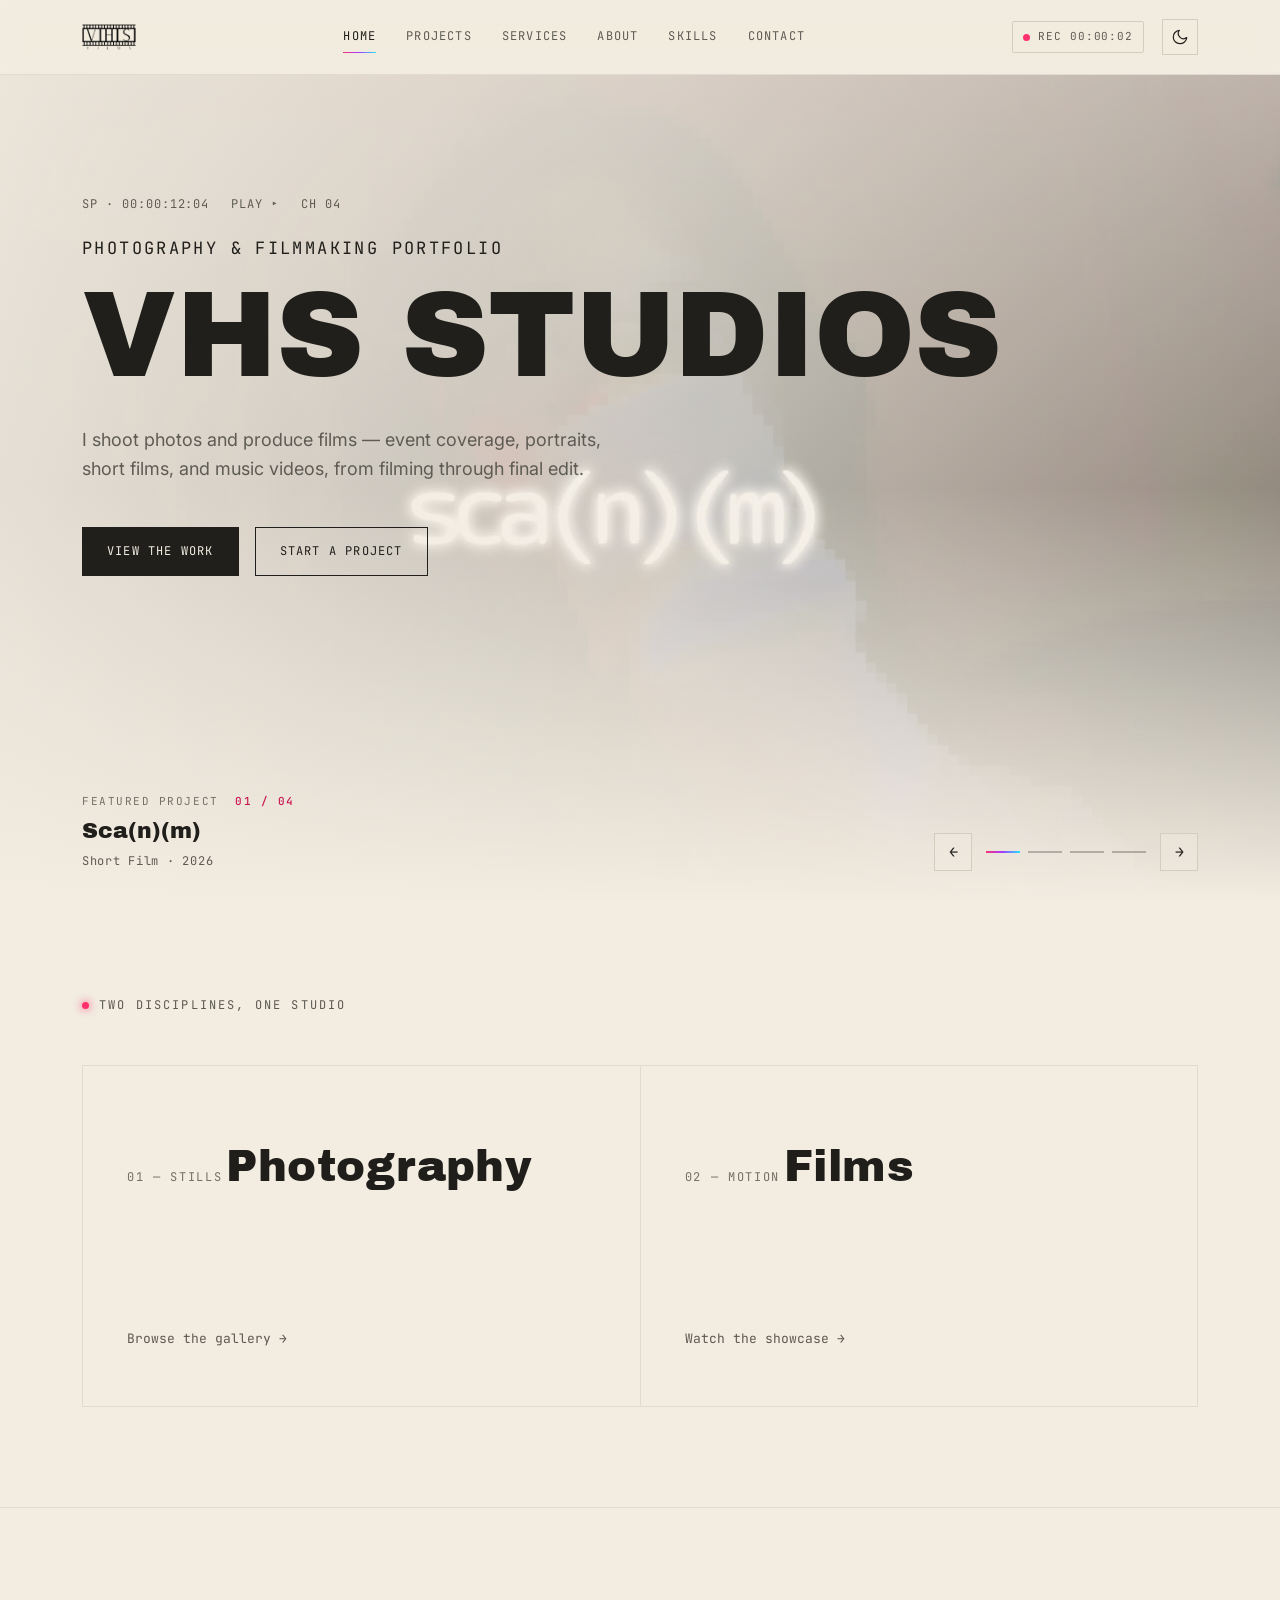
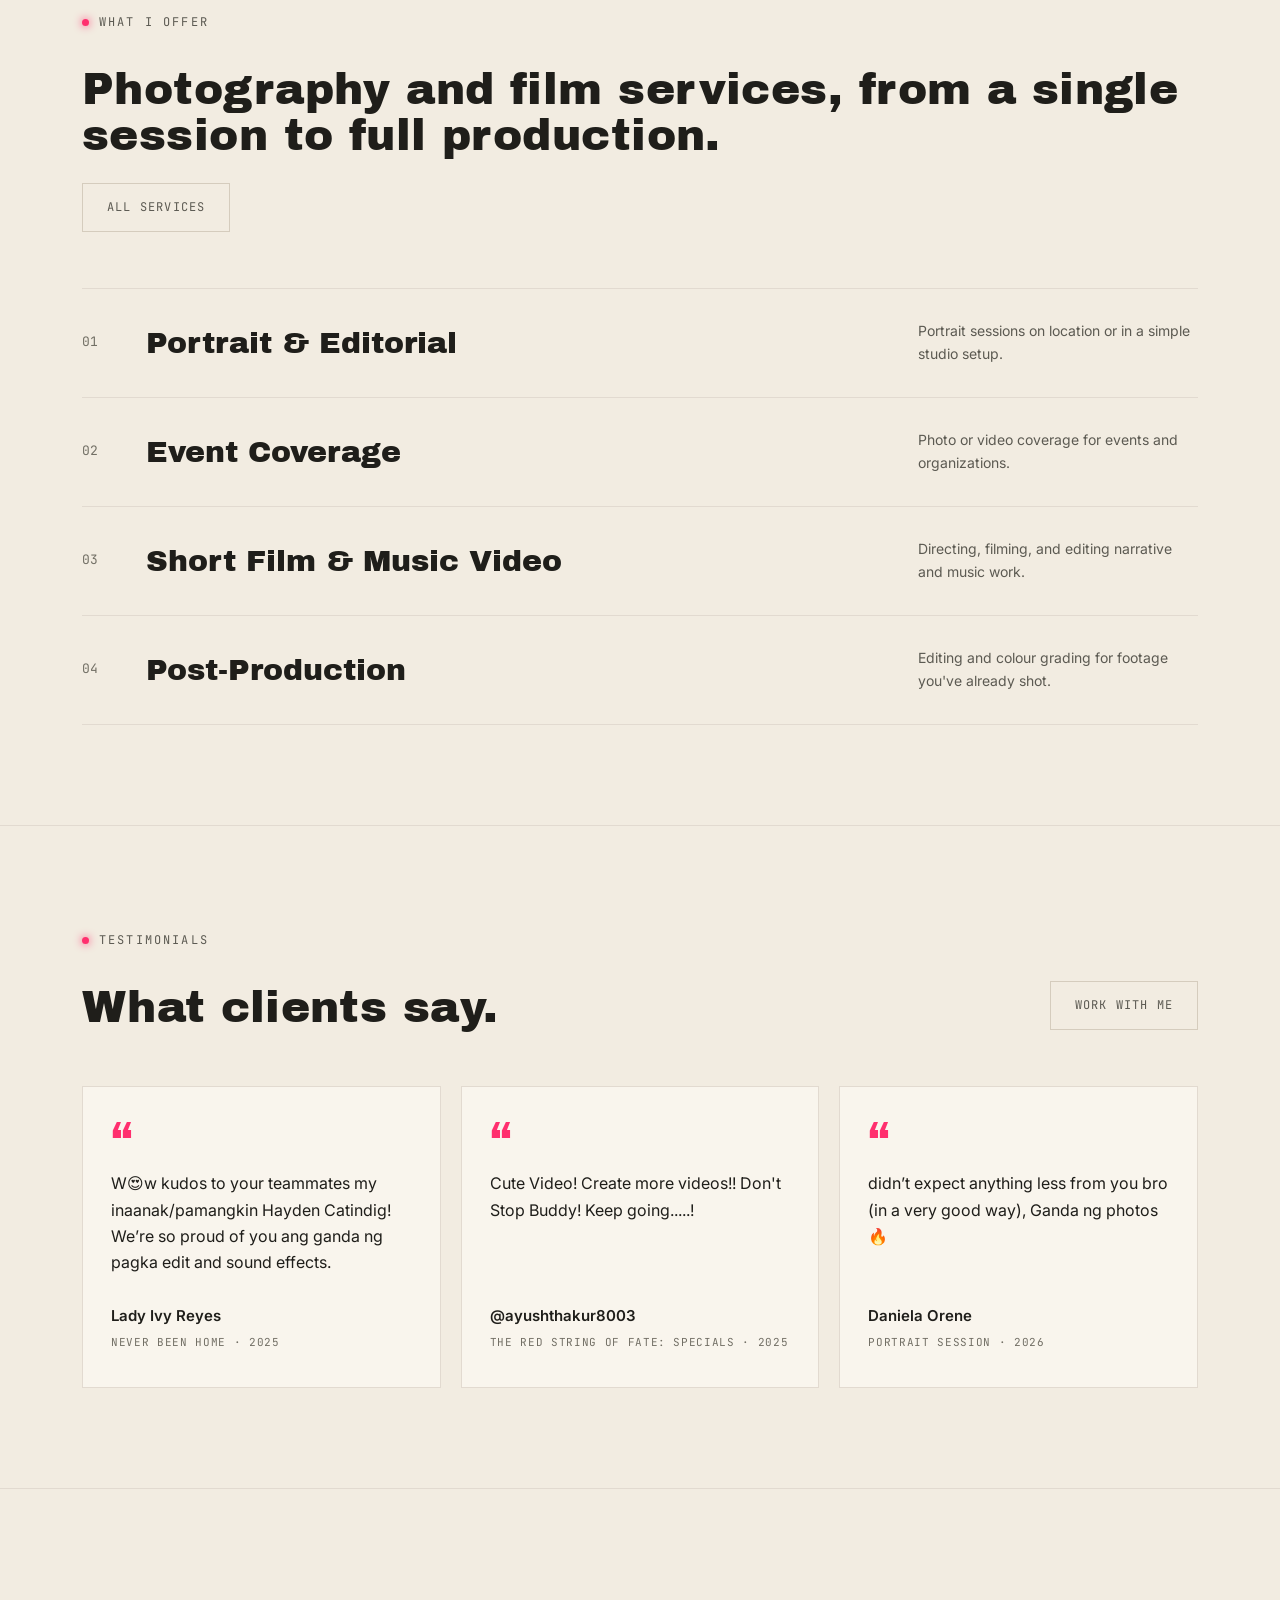
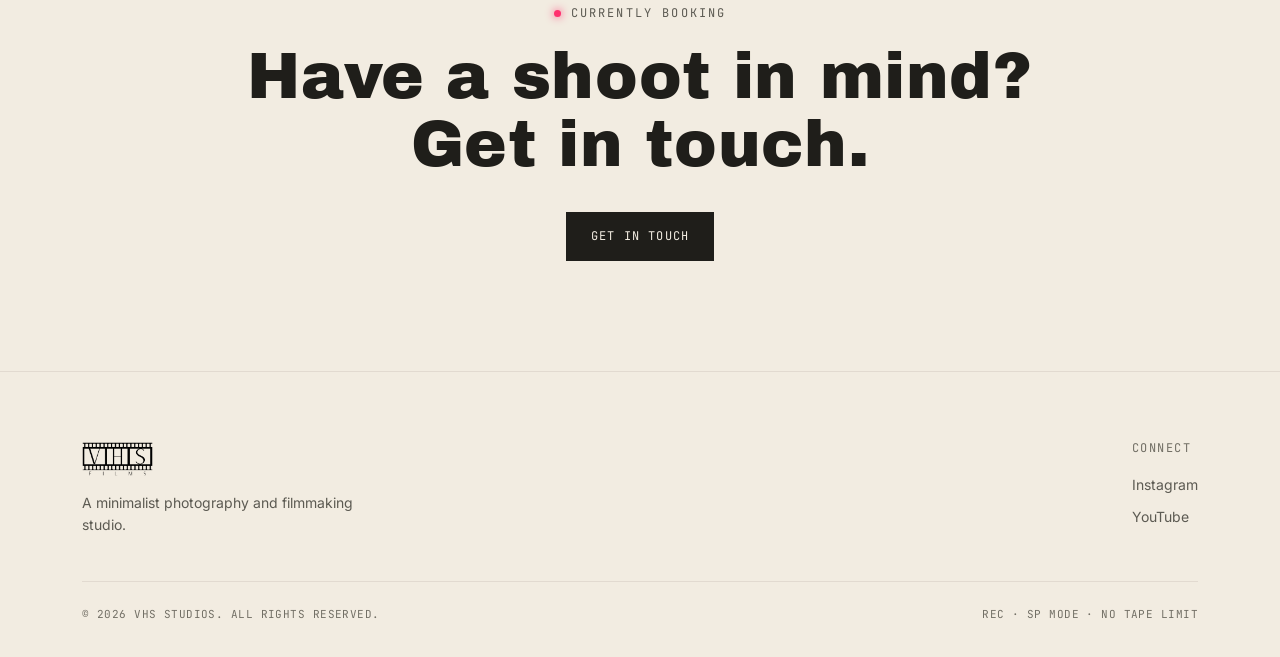
<file: index.html>
<!DOCTYPE html>
<html lang="en">
<head>
<meta charset="UTF-8">
<meta name="viewport" content="width=device-width, initial-scale=1, viewport-fit=cover">
<title>VHS Studios — Photography &amp; Filmmaking</title>
<link rel="icon" type="image/x-icon" href="favicon.ico">
<link rel="icon" type="image/png" sizes="32x32" href="favicon-32.png">
<link rel="apple-touch-icon" href="apple-touch-icon.png">
<meta name="theme-color" content="#0a0a0a">
<script>
/* apply the saved theme BEFORE the page paints (prevents a flash of the wrong theme). Default = light. */
var vhsTheme = 'light';
try {
  var vhsSaved = localStorage.getItem('vhs-theme');
  if (vhsSaved === 'dark' || vhsSaved === 'light') { vhsTheme = vhsSaved; }
} catch (e) { /* storage blocked: stay on light */ }
document.documentElement.setAttribute('data-theme', vhsTheme);
var vhsMeta = document.querySelector('meta[name="theme-color"]');
if (vhsMeta) { vhsMeta.setAttribute('content', vhsTheme === 'dark' ? '#0a0a0a' : '#f6f3ec'); }
</script>
<link rel="stylesheet" href="style.css">
</head>
<body>

<header class="site-header">
  <div class="container">
    <a href="index.html" class="logo"><img src="images/vhs-logo.png" alt="VHS Studios"></a>
    <nav class="main-nav">
      <a href="index.html" class="active">Home</a>
      <a href="projects.html">Projects</a>
      <a href="services.html">Services</a>
      <a href="about.html">About</a>
      <a href="skills.html">Skills</a>
      <a href="contact.html">Contact</a>
    </nav>
    <div class="nav-right">
      <span class="rec-badge"><span class="rec-dot"></span>REC <span class="rec-time">00:00:00</span></span>
      <button type="button" class="theme-toggle" aria-label="Switch color theme" title="Switch color theme">
        <svg class="icon-moon" viewBox="0 0 24 24" aria-hidden="true"><path d="M21 12.8A9 9 0 1 1 11.2 3a7 7 0 0 0 9.8 9.8z"/></svg>
        <svg class="icon-sun" viewBox="0 0 24 24" aria-hidden="true"><circle cx="12" cy="12" r="4"/><path d="M12 2v2M12 20v2M4.9 4.9l1.4 1.4M17.7 17.7l1.4 1.4M2 12h2M20 12h2M4.9 19.1l1.4-1.4M17.7 6.3l1.4-1.4"/></svg>
      </button>
      <button class="nav-toggle" aria-label="Toggle menu" aria-expanded="false"><span></span></button>
    </div>
  </div>
</header>

<main>
  <section class="hero">
    <div class="hero-bg"></div>
    <div class="hero-slides" id="heroSlides" aria-hidden="true">
      <figure class="hero-slide" data-title="Sca(n)(m)" data-category="Short Film · 2026" data-href="films.html">
        <img src="images/hero/hero-01.png" alt="">
      </figure>
      <figure class="hero-slide" data-title="CSCSOC Photoshoot" data-category="Photography" data-href="photography.html">
        <img src="images/hero/hero-02.jpg" alt="">
      </figure>
      <figure class="hero-slide" data-title="About You" data-category="Music Video" data-href="films.html">
        <img src="images/hero/hero-03.png" alt="">
      </figure>
      <figure class="hero-slide" data-title="Street Photography" data-category="Street" data-href="photography.html">
        <img src="images/hero/hero-04.jpg" alt="">
      </figure>
      <div class="hero-flicker"></div>
    </div>
    <div class="container">
      <div class="hero-tape">
        <span>SP · 00:00:12:04</span>
        <span>PLAY ▸</span>
        <span>CH 04</span>
      </div>
      <h1 class="glitch" data-text="VHS STUDIOS">
        <small>Photography &amp; Filmmaking Portfolio</small>
        VHS STUDIOS
      </h1>
      <p class="hero-sub">I shoot photos and produce films — event coverage, portraits, short films, and music videos, from filming through final edit.</p>
      <div class="hero-actions">
        <a href="projects.html" class="btn btn-solid">View the work</a>
        <a href="contact.html" class="btn">Start a project</a>
      </div>
    </div>
    <div class="hero-controls">
      <a class="hero-caption empty" id="heroCaption">
        <span class="cap-label">Featured project <b class="cap-idx"></b></span>
        <span class="cap-title"></span>
        <span class="cap-meta"></span>
      </a>
      <div class="hero-nav">
        <button type="button" class="hero-arrow" id="heroPrev" aria-label="Previous project">←</button>
        <div class="hero-dots" id="heroDots"></div>
        <button type="button" class="hero-arrow" id="heroNext" aria-label="Next project">→</button>
      </div>
    </div>
    <div class="scroll-cue"><span class="bar"></span>SCROLL</div>
  </section>

  <section class="section" style="padding-top:90px;">
    <div class="container reveal">
      <span class="eyebrow">Two disciplines, one studio</span>
      <div class="split-grid" style="margin-top:30px;">
        <a href="photography.html" class="split-card photo">
          <div>
            <span class="tag">01 — Stills</span>
            <h3 class="glitch" data-text="Photography">Photography</h3>
          </div>
          <span class="arrow">Browse the gallery →</span>
        </a>
        <a href="films.html" class="split-card film">
          <div>
            <span class="tag">02 — Motion</span>
            <h3 class="glitch" data-text="Films">Films</h3>
          </div>
          <span class="arrow">Watch the showcase →</span>
        </a>
      </div>
    </div>
  </section>

  <section class="section">
    <div class="container reveal">
      <div class="section-head">
        <div>
          <span class="eyebrow">What I offer</span>
          <h2>Photography and film services, from a single session to full production.</h2>
        </div>
        <a href="services.html" class="btn btn-ghost">All services</a>
      </div>
      <div class="strip-list">
        <div class="strip-item">
          <span class="num">01</span>
          <span class="name">Portrait &amp; Editorial</span>
          <span class="desc">Portrait sessions on location or in a simple studio setup.</span>
        </div>
        <div class="strip-item">
          <span class="num">02</span>
          <span class="name">Event Coverage</span>
          <span class="desc">Photo or video coverage for events and organizations.</span>
        </div>
        <div class="strip-item">
          <span class="num">03</span>
          <span class="name">Short Film &amp; Music Video</span>
          <span class="desc">Directing, filming, and editing narrative and music work.</span>
        </div>
        <div class="strip-item">
          <span class="num">04</span>
          <span class="name">Post-Production</span>
          <span class="desc">Editing and colour grading for footage you've already shot.</span>
        </div>
      </div>
    </div>
  </section>

  <section class="section">
    <div class="container reveal">
      <div class="section-head">
        <div>
          <span class="eyebrow">Testimonials</span>
          <h2>What clients say.</h2>
        </div>
        <a href="contact.html" class="btn btn-ghost">Work with me</a>
      </div>
      <!-- TESTIMONIALS: replace each placeholder below with real feedback from a client (with their permission).
           Change the quote, the name, and the project line. Delete a card if you only have one or two. -->
      <div class="testimonial-grid">
        <figure class="testimonial">
          <blockquote>W😍w kudos to your teammates my inaanak/pamangkin Hayden Catindig! We’re so proud of you ang ganda ng pagka edit and sound effects. </blockquote>
          <figcaption><b>Lady Ivy Reyes</b><span>Never Been Home · 2025</span></figcaption>
        </figure>
        <figure class="testimonial">
          <blockquote>Cute Video! Create more videos!! Don't Stop Buddy! Keep going.....!</blockquote>
          <figcaption><b>@ayushthakur8003</b><span>The Red String of Fate: Specials · 2025</span></figcaption>
        </figure>
        <figure class="testimonial">
          <blockquote>didn’t expect anything less from you bro (in a very good way), Ganda ng photos 🔥</blockquote>
          <figcaption><b>Daniela Orene</b><span>Portrait session · 2026</span></figcaption>
        </figure>
      </div>
    </div>
  </section>

  <section class="cta-band">
    <div class="container reveal">
      <span class="eyebrow">Currently booking</span>
      <h2>Have a shoot in mind? Get in touch.</h2>
      <a href="contact.html" class="btn btn-solid">Get in touch</a>
    </div>
  </section>
</main>

<footer class="site-footer">
  <div class="container">
    <div class="footer-top">
      <div>
        <a href="index.html" class="footer-logo"><img src="images/vhs-logo.png" alt="VHS Studios"></a>
        <p style="color:var(--text-dim); font-size:14px; max-width:280px; margin-top:16px;">A minimalist photography and filmmaking studio.</p>
      </div>
      <div class="footer-cols">
        <div class="footer-col">
          <h4>Connect</h4>
          <a href="https://www.instagram.com/heyyden.arw/" target="_blank" rel="noopener">Instagram</a>
          <a href="https://youtube.com/@vhsstudioproduction" target="_blank" rel="noopener">YouTube</a>
        </div>
      </div>
    </div>
    <div class="footer-bottom">
      <span>© 2026 VHS STUDIOS. ALL RIGHTS RESERVED.</span>
      <span>REC · SP MODE · NO TAPE LIMIT</span>
    </div>
  </div>
</footer>

<script src="script.js"></script>
</body>
</html>
</file>
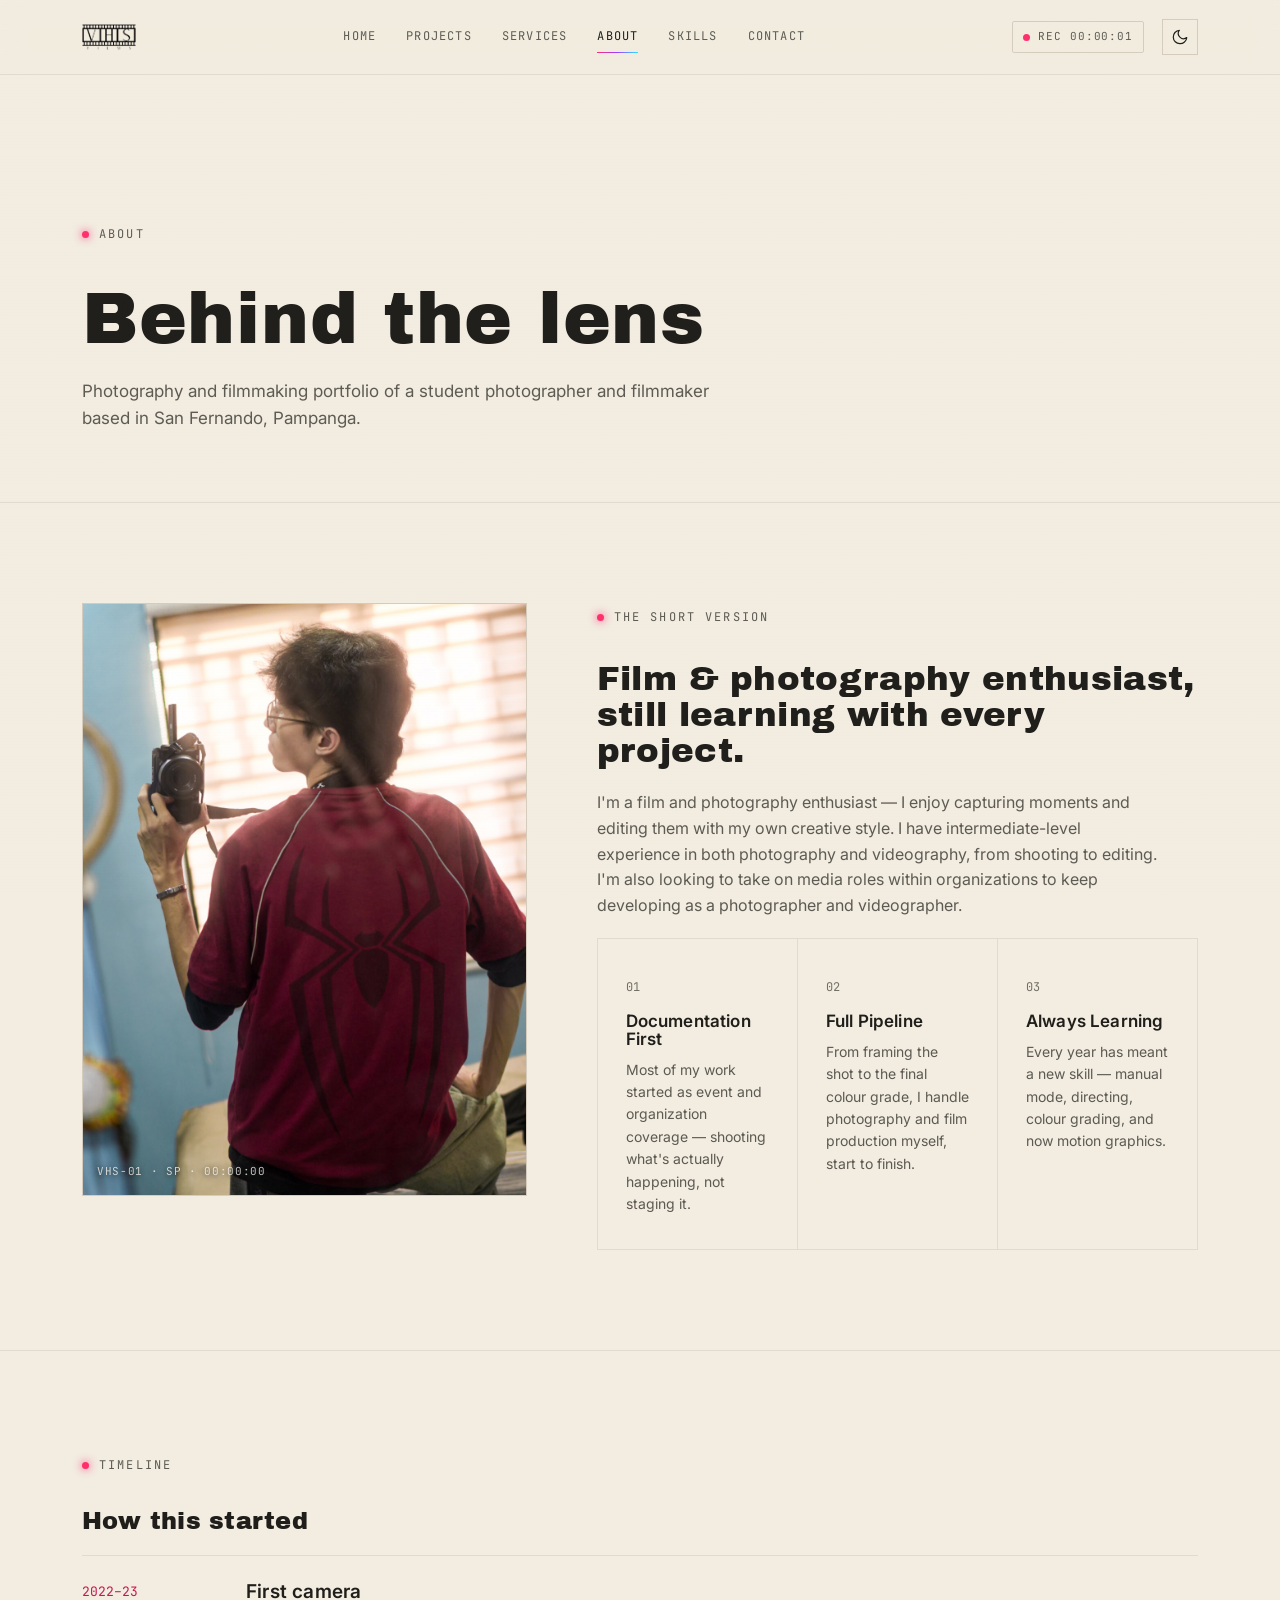
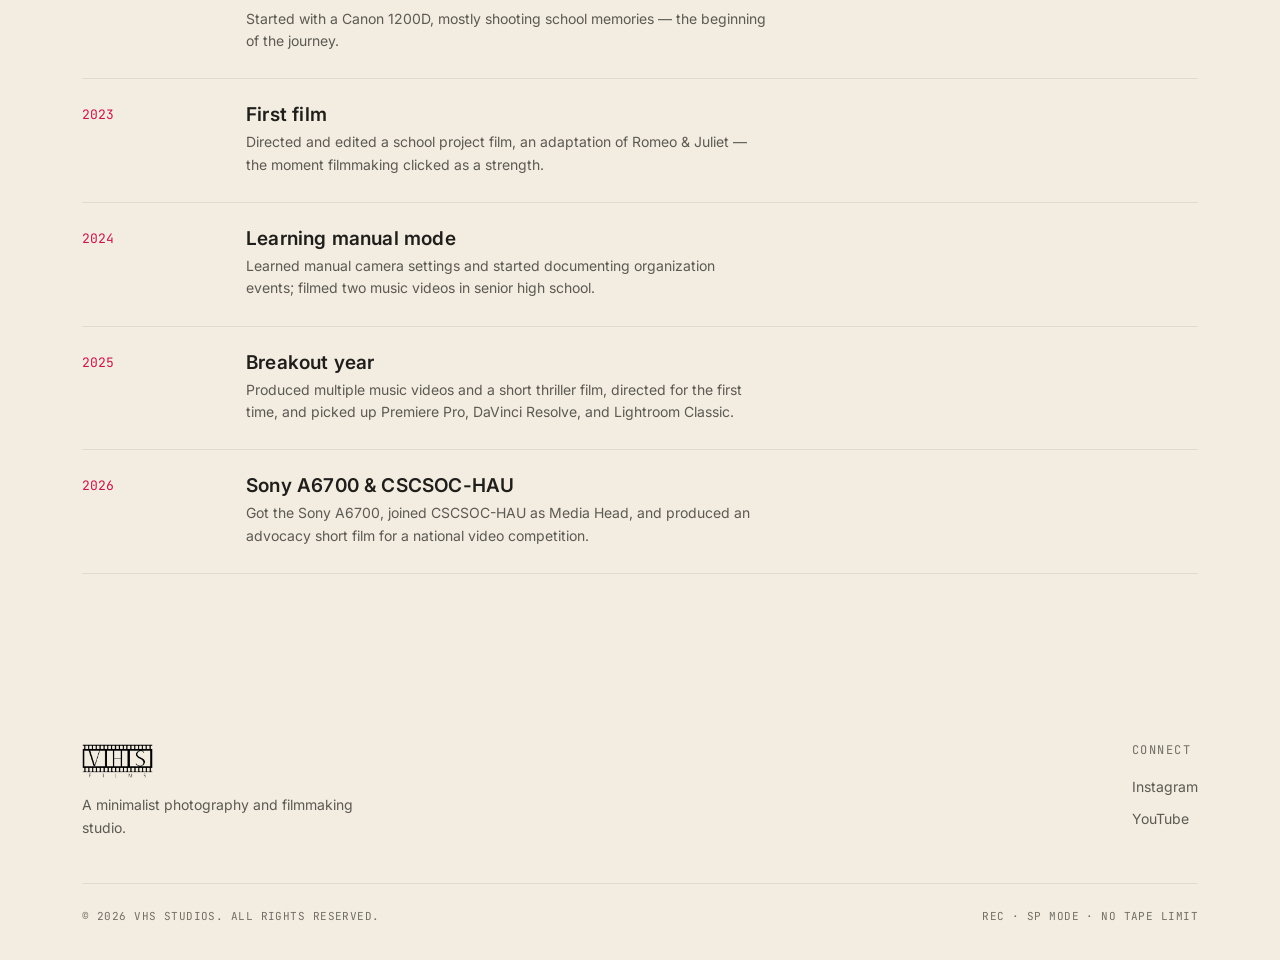
<file: about.html>
<!DOCTYPE html>
<html lang="en">
<head>
<meta charset="UTF-8">
<meta name="viewport" content="width=device-width, initial-scale=1, viewport-fit=cover">
<title>About — VHS Studios</title>
<link rel="icon" type="image/x-icon" href="favicon.ico">
<link rel="icon" type="image/png" sizes="32x32" href="favicon-32.png">
<link rel="apple-touch-icon" href="apple-touch-icon.png">
<meta name="theme-color" content="#0a0a0a">
<script>
/* apply the saved theme BEFORE the page paints (prevents a flash of the wrong theme). Default = light. */
var vhsTheme = 'light';
try {
  var vhsSaved = localStorage.getItem('vhs-theme');
  if (vhsSaved === 'dark' || vhsSaved === 'light') { vhsTheme = vhsSaved; }
} catch (e) { /* storage blocked: stay on light */ }
document.documentElement.setAttribute('data-theme', vhsTheme);
var vhsMeta = document.querySelector('meta[name="theme-color"]');
if (vhsMeta) { vhsMeta.setAttribute('content', vhsTheme === 'dark' ? '#0a0a0a' : '#f6f3ec'); }
</script>
<link rel="stylesheet" href="style.css">
</head>
<body>

<header class="site-header">
  <div class="container">
    <a href="index.html" class="logo"><img src="images/vhs-logo.png" alt="VHS Studios"></a>
    <nav class="main-nav">
      <a href="index.html">Home</a>
      <a href="projects.html">Projects</a>
      <a href="services.html">Services</a>
      <a href="about.html" class="active">About</a>
      <a href="skills.html">Skills</a>
      <a href="contact.html">Contact</a>
    </nav>
    <div class="nav-right">
      <span class="rec-badge"><span class="rec-dot"></span>REC <span class="rec-time">00:00:00</span></span>
      <button type="button" class="theme-toggle" aria-label="Switch color theme" title="Switch color theme">
        <svg class="icon-moon" viewBox="0 0 24 24" aria-hidden="true"><path d="M21 12.8A9 9 0 1 1 11.2 3a7 7 0 0 0 9.8 9.8z"/></svg>
        <svg class="icon-sun" viewBox="0 0 24 24" aria-hidden="true"><circle cx="12" cy="12" r="4"/><path d="M12 2v2M12 20v2M4.9 4.9l1.4 1.4M17.7 17.7l1.4 1.4M2 12h2M20 12h2M4.9 19.1l1.4-1.4M17.7 6.3l1.4-1.4"/></svg>
      </button>
      <button class="nav-toggle" aria-label="Toggle menu" aria-expanded="false"><span></span></button>
    </div>
  </div>
</header>

<main>
  <section class="page-hero">
    <div class="container">
      <span class="eyebrow">About</span>
      <h1 class="glitch" data-text="Behind the lens">Behind the lens</h1>
      <p class="lede">Photography and filmmaking portfolio of a student photographer and filmmaker based in San Fernando, Pampanga.</p>
    </div>
  </section>

  <section class="section">
    <div class="container reveal">
      <div class="about-grid">
        <div class="portrait">
          <!-- Put your profile photo at images/about/profile.jpg (3:4 portrait, e.g. 900x1200) -->
          <img src="images/profile.jpg" alt="Portrait of the photographer and filmmaker">
        </div>
        <div>
          <span class="eyebrow">The short version</span>
          <h2 style="margin-top:14px; font-size:clamp(24px,3.2vw,34px);">Film &amp; photography enthusiast, still learning with every project.</h2>
          <p style="color:var(--text-dim); margin-top:22px; max-width:560px; font-size:16px;">I'm a film and photography enthusiast — I enjoy capturing moments and editing them with my own creative style. I have intermediate-level experience in both photography and videography, from shooting to editing. I'm also looking to take on media roles within organizations to keep developing as a photographer and videographer.</p>

          <div class="pillars">
            <div class="pillar">
              <span class="idx">01</span>
              <h4>Documentation First</h4>
              <p>Most of my work started as event and organization coverage — shooting what's actually happening, not staging it.</p>
            </div>
            <div class="pillar">
              <span class="idx">02</span>
              <h4>Full Pipeline</h4>
              <p>From framing the shot to the final colour grade, I handle photography and film production myself, start to finish.</p>
            </div>
            <div class="pillar">
              <span class="idx">03</span>
              <h4>Always Learning</h4>
              <p>Every year has meant a new skill — manual mode, directing, colour grading, and now motion graphics.</p>
            </div>
          </div>
        </div>
      </div>
    </div>
  </section>

  <section class="section" style="border-bottom:none;">
    <div class="container reveal">
      <span class="eyebrow">Timeline</span>
      <h2 style="margin-top:14px;">How this started</h2>
      <div class="timeline">
        <div class="timeline-row">
          <span class="time">2022–23</span>
          <div><h4>First camera</h4><p>Started with a Canon 1200D, mostly shooting school memories — the beginning of the journey.</p></div>
        </div>
        <div class="timeline-row">
          <span class="time">2023</span>
          <div><h4>First film</h4><p>Directed and edited a school project film, an adaptation of Romeo &amp; Juliet — the moment filmmaking clicked as a strength.</p></div>
        </div>
        <div class="timeline-row">
          <span class="time">2024</span>
          <div><h4>Learning manual mode</h4><p>Learned manual camera settings and started documenting organization events; filmed two music videos in senior high school.</p></div>
        </div>
        <div class="timeline-row">
          <span class="time">2025</span>
          <div><h4>Breakout year</h4><p>Produced multiple music videos and a short thriller film, directed for the first time, and picked up Premiere Pro, DaVinci Resolve, and Lightroom Classic.</p></div>
        </div>
        <div class="timeline-row">
          <span class="time">2026</span>
          <div><h4>Sony A6700 &amp; CSCSOC-HAU</h4><p>Got the Sony A6700, joined CSCSOC-HAU as Media Head, and produced an advocacy short film for a national video competition.</p></div>
        </div>
      </div>
    </div>
  </section>
</main>

<footer class="site-footer">
  <div class="container">
    <div class="footer-top">
      <div>
        <a href="index.html" class="footer-logo"><img src="images/vhs-logo.png" alt="VHS Studios"></a>
        <p style="color:var(--text-dim); font-size:14px; max-width:280px; margin-top:16px;">A minimalist photography and filmmaking studio.</p>
      </div>
      <div class="footer-cols">
        <div class="footer-col">
          <h4>Connect</h4>
          <a href="https://www.instagram.com/heyyden.arw/" target="_blank" rel="noopener">Instagram</a>
          <a href="https://youtube.com/@vhsstudioproduction" target="_blank" rel="noopener">YouTube</a>
        </div>
      </div>
    </div>
    <div class="footer-bottom">
      <span>© 2026 VHS STUDIOS. ALL RIGHTS RESERVED.</span>
      <span>REC · SP MODE · NO TAPE LIMIT</span>
    </div>
  </div>
</footer>

<script src="script.js"></script>
</body>
</html>
</file>
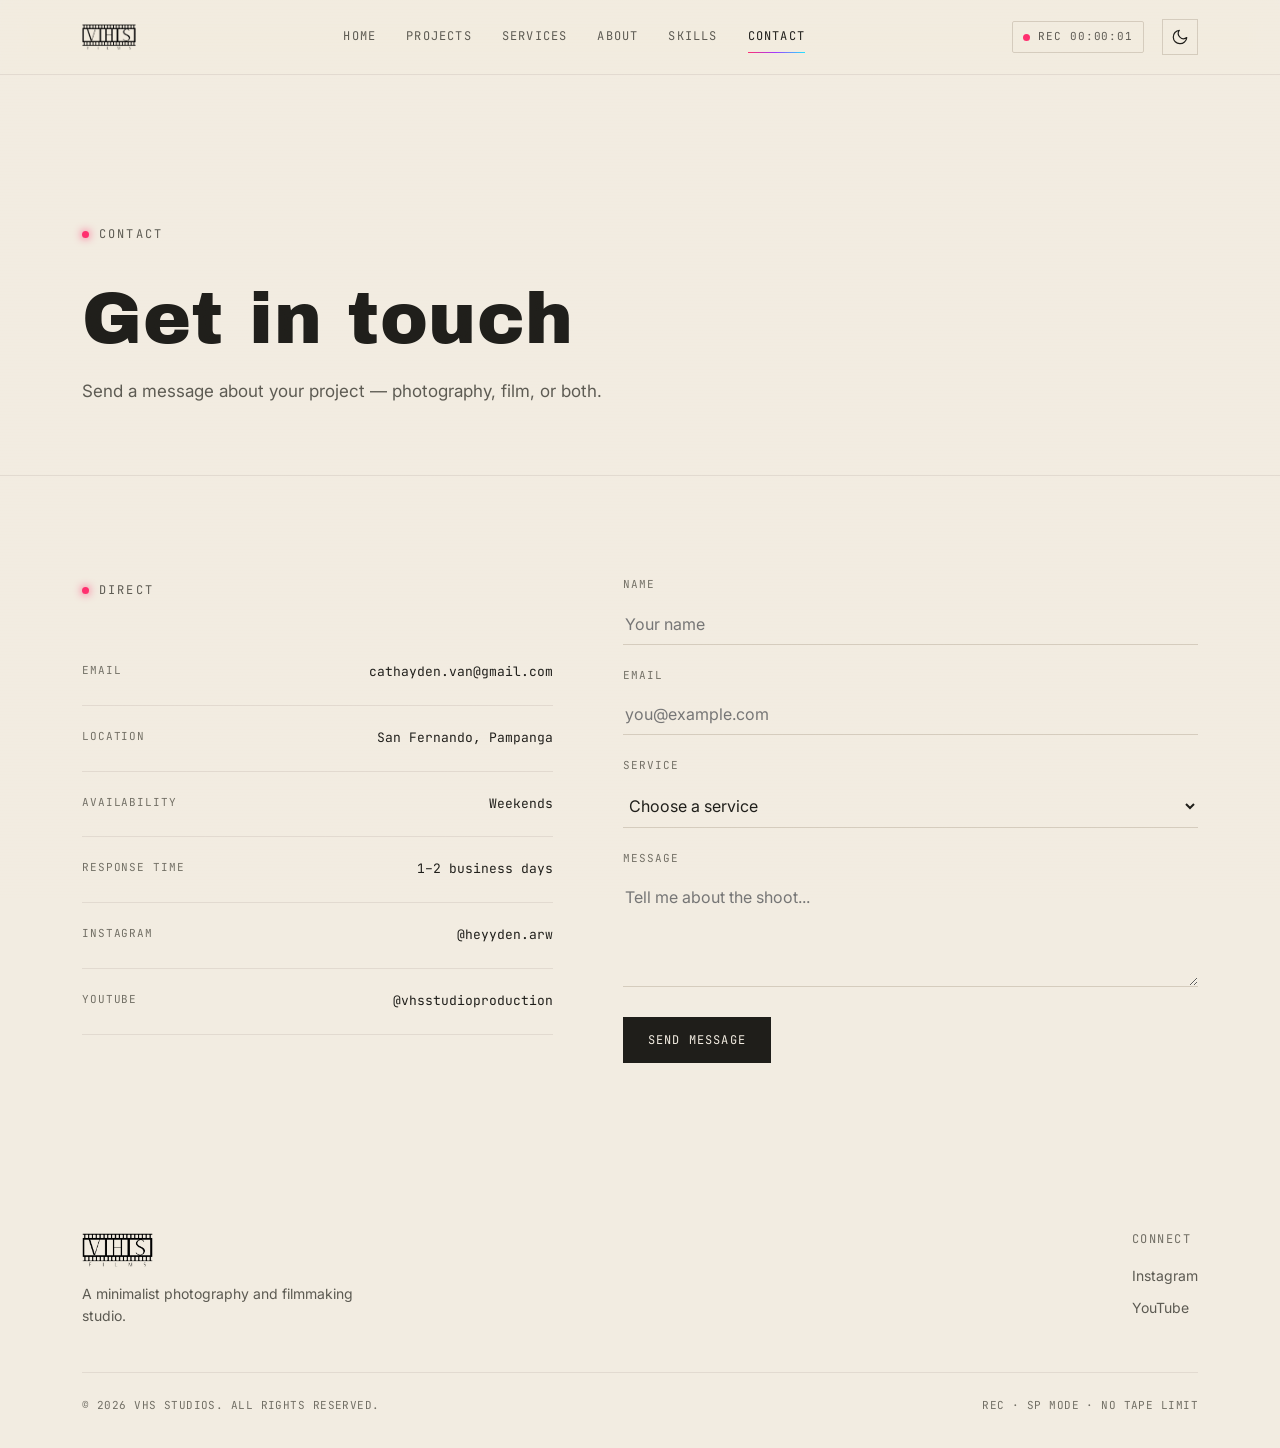
<file: contact.html>
<!DOCTYPE html>
<html lang="en">
<head>
<meta charset="UTF-8">
<meta name="viewport" content="width=device-width, initial-scale=1, viewport-fit=cover">
<title>Contact — VHS Studios</title>
<link rel="icon" type="image/x-icon" href="favicon.ico">
<link rel="icon" type="image/png" sizes="32x32" href="favicon-32.png">
<link rel="apple-touch-icon" href="apple-touch-icon.png">
<meta name="theme-color" content="#0a0a0a">
<script>
/* apply the saved theme BEFORE the page paints (prevents a flash of the wrong theme). Default = light. */
var vhsTheme = 'light';
try {
  var vhsSaved = localStorage.getItem('vhs-theme');
  if (vhsSaved === 'dark' || vhsSaved === 'light') { vhsTheme = vhsSaved; }
} catch (e) { /* storage blocked: stay on light */ }
document.documentElement.setAttribute('data-theme', vhsTheme);
var vhsMeta = document.querySelector('meta[name="theme-color"]');
if (vhsMeta) { vhsMeta.setAttribute('content', vhsTheme === 'dark' ? '#0a0a0a' : '#f6f3ec'); }
</script>
<link rel="stylesheet" href="style.css">
<style>
  .contact-grid{ display:grid; grid-template-columns:.9fr 1.1fr; gap:70px; }
  @media (max-width:820px){ .contact-grid{ grid-template-columns:1fr; gap:40px; } }
  .field{ margin-bottom:22px; }
  .field label{ display:block; font-family:var(--font-mono); font-size:11px; letter-spacing:.1em; text-transform:uppercase; color:var(--text-faint); margin-bottom:10px; }
  .field input, .field textarea{
    width:100%; background:transparent; border:none; border-bottom:1px solid var(--line);
    color:var(--text); font-family:var(--font-body); font-size:16px; padding:10px 2px;
    transition:border-color .3s var(--ease);
  }
  .field input:focus, .field textarea:focus{ outline:none; border-color:var(--magenta); }
  .field textarea{ resize:vertical; min-height:110px; }
  .field select{ width:100%; background:transparent; border:none; border-bottom:1px solid var(--line); color:var(--text); font-family:var(--font-body); font-size:16px; padding:10px 2px; cursor:pointer; transition:border-color .3s var(--ease); }
  .field select:focus{ outline:none; border-color:var(--magenta); }
  .field select option{ background:var(--surface); color:var(--text); }
  .field.hidden{ display:none; }
  .contact-info-row{ display:flex; justify-content:space-between; padding:22px 0; border-bottom:1px solid var(--line-soft); font-family:var(--font-mono); font-size:13px; }
  .contact-info-row span:first-child{ color:var(--text-faint); text-transform:uppercase; letter-spacing:.08em; font-size:11px; }
</style>
</head>
<body>

<header class="site-header">
  <div class="container">
    <a href="index.html" class="logo"><img src="images/vhs-logo.png" alt="VHS Studios"></a>
    <nav class="main-nav">
      <a href="index.html">Home</a>
      <a href="projects.html">Projects</a>
      <a href="services.html">Services</a>
      <a href="about.html">About</a>
      <a href="skills.html">Skills</a>
      <a href="contact.html" class="active">Contact</a>
    </nav>
    <div class="nav-right">
      <span class="rec-badge"><span class="rec-dot"></span>REC <span class="rec-time">00:00:00</span></span>
      <button type="button" class="theme-toggle" aria-label="Switch color theme" title="Switch color theme">
        <svg class="icon-moon" viewBox="0 0 24 24" aria-hidden="true"><path d="M21 12.8A9 9 0 1 1 11.2 3a7 7 0 0 0 9.8 9.8z"/></svg>
        <svg class="icon-sun" viewBox="0 0 24 24" aria-hidden="true"><circle cx="12" cy="12" r="4"/><path d="M12 2v2M12 20v2M4.9 4.9l1.4 1.4M17.7 17.7l1.4 1.4M2 12h2M20 12h2M4.9 19.1l1.4-1.4M17.7 6.3l1.4-1.4"/></svg>
      </button>
      <button class="nav-toggle" aria-label="Toggle menu" aria-expanded="false"><span></span></button>
    </div>
  </div>
</header>

<main>
  <section class="page-hero">
    <div class="container">
      <span class="eyebrow">Contact</span>
      <h1 class="glitch" data-text="Get in touch">Get in touch</h1>
      <p class="lede">Send a message about your project — photography, film, or both.</p>
    </div>
  </section>

  <section class="section reveal" style="border-bottom:none;">
    <div class="container">
      <div class="contact-grid">
        <div>
          <span class="eyebrow">Direct</span>
          <div style="margin-top:20px;">
            <div class="contact-info-row"><span>Email</span><span>cathayden.van@gmail.com</span></div>
            <div class="contact-info-row"><span>Location</span><span>San Fernando, Pampanga</span></div>
            <div class="contact-info-row"><span>Availability</span><span>Weekends</span></div>
            <div class="contact-info-row"><span>Response time</span><span>1–2 business days</span></div>
            <div class="contact-info-row"><span>Instagram</span><span><a href="https://www.instagram.com/heyyden.arw/" target="_blank" rel="noopener" style="color:inherit;">@heyyden.arw</a></span></div>
            <div class="contact-info-row"><span>YouTube</span><span><a href="https://youtube.com/@vhsstudioproduction" target="_blank" rel="noopener" style="color:inherit;">@vhsstudioproduction</a></span></div>
          </div>
        </div>
        <form class="contact-form">
          <div class="field">
            <label for="name">Name</label>
            <input id="name" name="name" type="text" required placeholder="Your name">
          </div>
          <div class="field">
            <label for="email">Email</label>
            <input id="email" name="email" type="email" required placeholder="you@example.com">
          </div>
          <div class="field">
            <label for="project">Service</label>
            <select id="project" name="project" required>
              <option value="" disabled selected>Choose a service</option>
              <option value="portrait">Portrait &amp; Editorial</option>
              <option value="event">Event Coverage</option>
              <option value="shortfilm">Short Film Production</option>
              <option value="musicvideo">Music Video Production</option>
              <option value="post">Post-Production Only</option>
              <option value="other">Other</option>
            </select>
          </div>
          <!-- only shows when "Other" is picked -->
          <div class="field hidden" id="otherField">
            <label for="otherService">Other service</label>
            <input id="otherService" name="other_service" type="text" placeholder="What service do you need?">
          </div>
          <div class="field">
            <label for="message">Message</label>
            <textarea id="message" name="message" required placeholder="Tell me about the shoot..."></textarea>
          </div>
          <button type="submit" class="btn btn-solid">Send message</button>
        </form>
      </div>
    </div>
  </section>
</main>

<footer class="site-footer">
  <div class="container">
    <div class="footer-top">
      <div>
        <a href="index.html" class="footer-logo"><img src="images/vhs-logo.png" alt="VHS Studios"></a>
        <p style="color:var(--text-dim); font-size:14px; max-width:280px; margin-top:16px;">A minimalist photography and filmmaking studio.</p>
      </div>
      <div class="footer-cols">
        <div class="footer-col">
          <h4>Connect</h4>
          <a href="https://www.instagram.com/heyyden.arw/" target="_blank" rel="noopener">Instagram</a>
          <a href="https://youtube.com/@vhsstudioproduction" target="_blank" rel="noopener">YouTube</a>
        </div>
      </div>
    </div>
    <div class="footer-bottom">
      <span>© 2026 VHS STUDIOS. ALL RIGHTS RESERVED.</span>
      <span>REC · SP MODE · NO TAPE LIMIT</span>
    </div>
  </div>
</footer>

<script src="script.js"></script>
<script>
/* ---------- service dropdown ---------- */
var serviceSelect = document.getElementById('project');
var otherField = document.getElementById('otherField');
var otherInput = document.getElementById('otherService');

// show the extra box only when "Other" is chosen
serviceSelect.addEventListener('change', function () {
  if (serviceSelect.value === 'other') {
    otherField.classList.remove('hidden');   // show the box
    otherInput.required = true;              // make it required
  } else {
    otherField.classList.add('hidden');      // hide the box
    otherInput.required = false;
    otherInput.value = '';
  }
});

// if we came from a services popup (contact.html?service=portrait), pick that service
var params = new URLSearchParams(window.location.search);
var chosen = params.get('service');
if (chosen) {
  serviceSelect.value = chosen;
  serviceSelect.dispatchEvent(new Event('change'));   // so "other" shows its box too
}
</script>
</body>
</html>
</file>
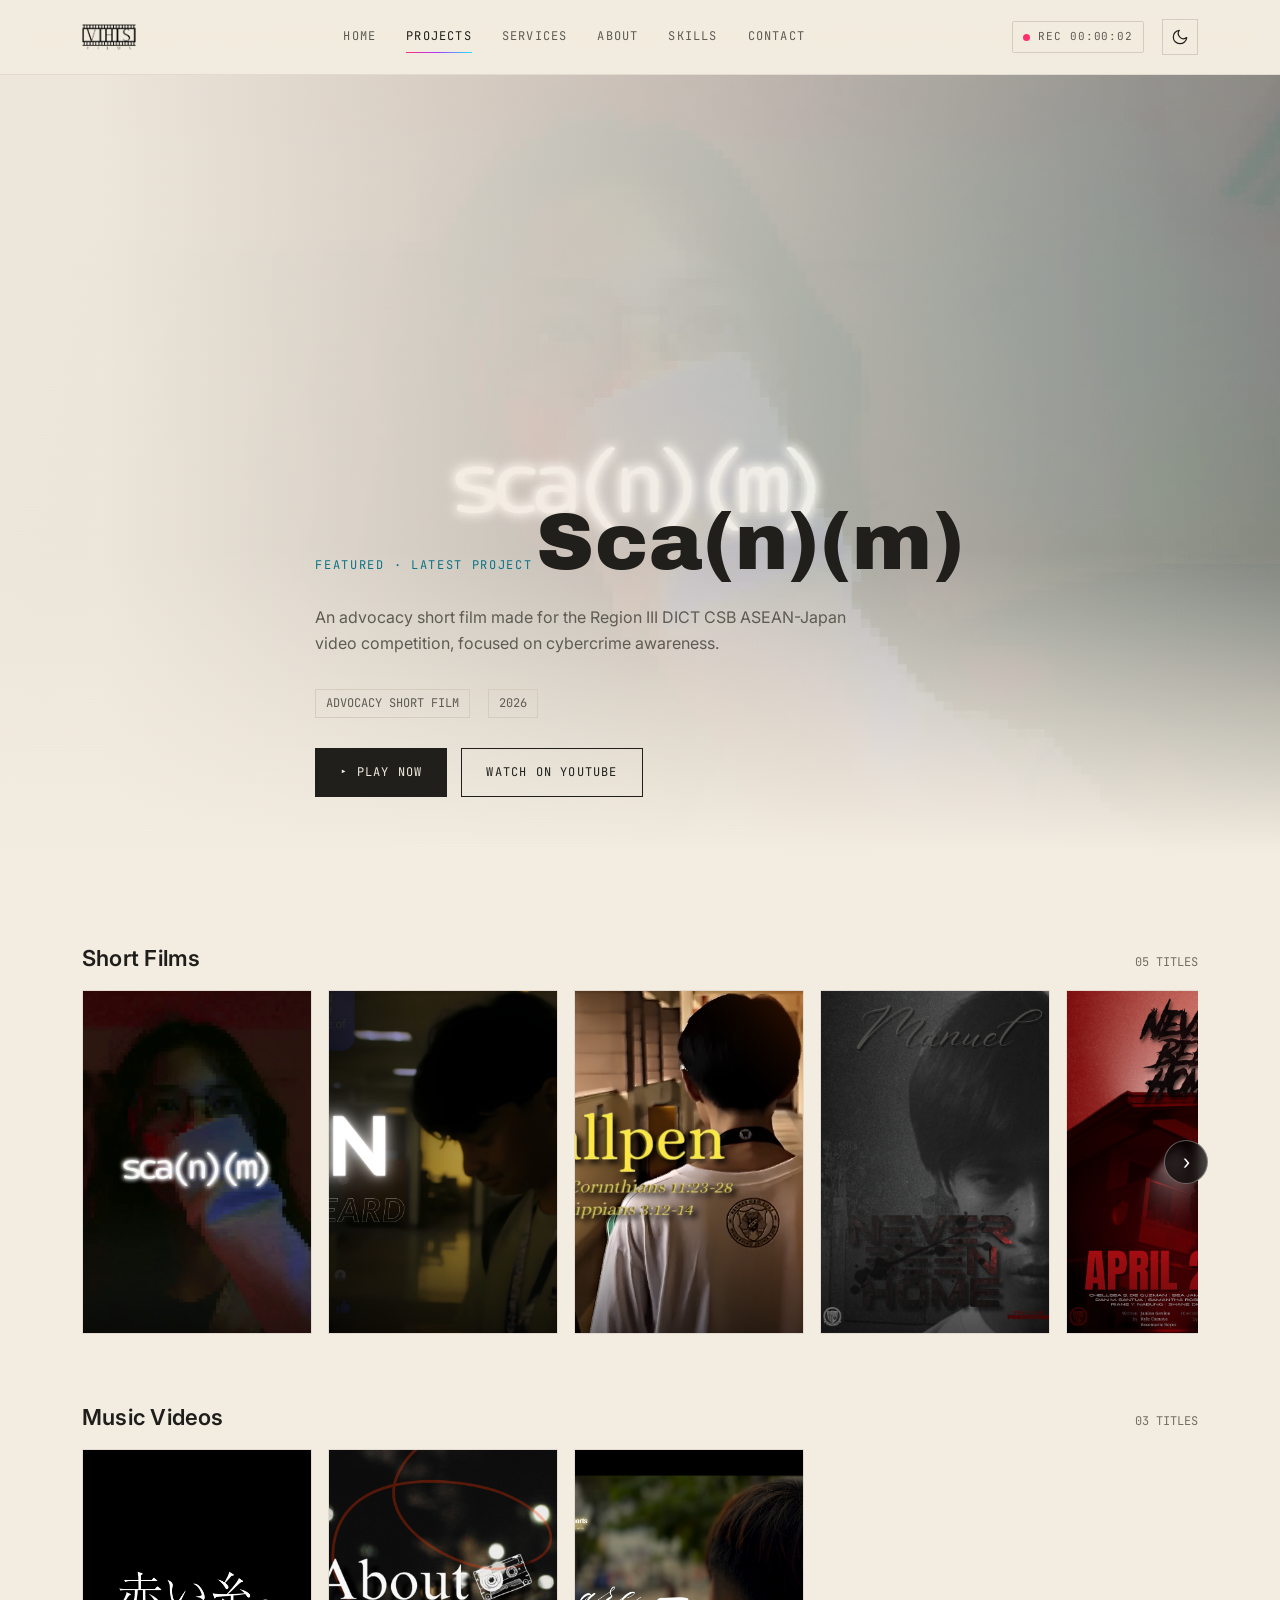
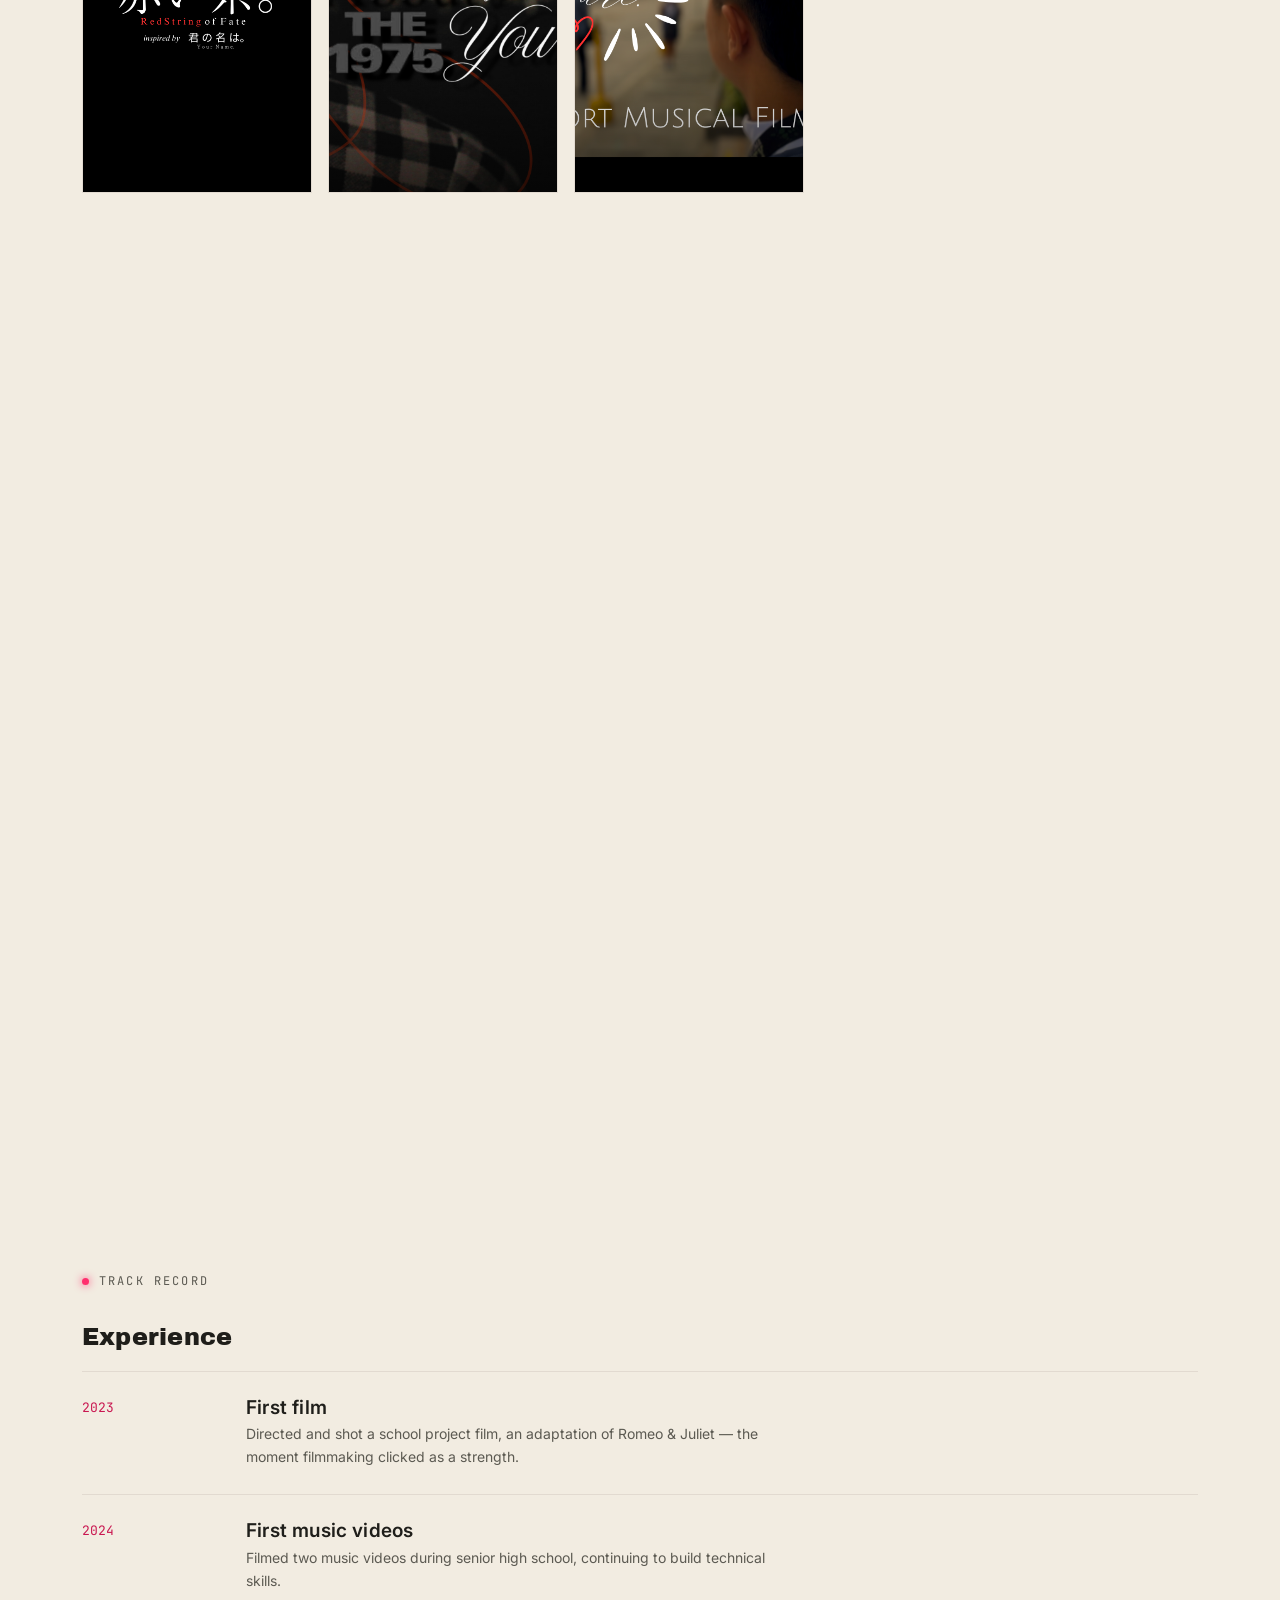
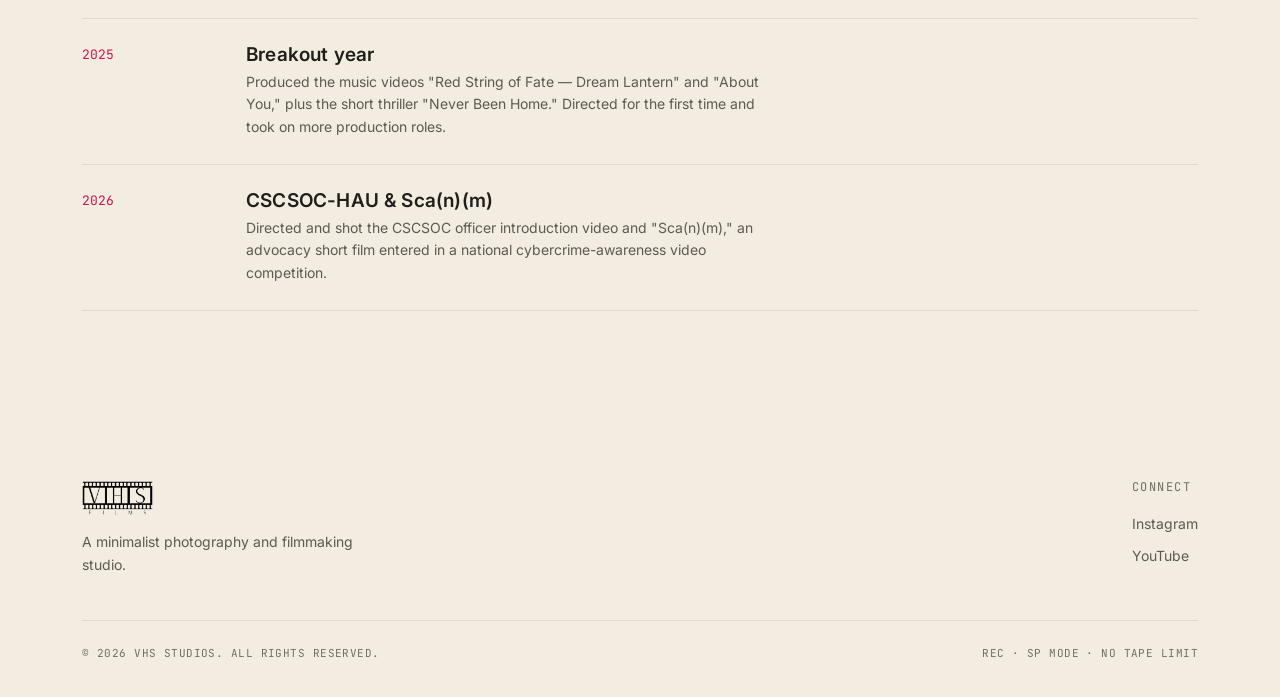
<file: films.html>
<!DOCTYPE html>
<html lang="en">
<head>
<meta charset="UTF-8">
<meta name="viewport" content="width=device-width, initial-scale=1, viewport-fit=cover">
<title>Films — VHS Studios</title>
<link rel="icon" type="image/x-icon" href="favicon.ico">
<link rel="icon" type="image/png" sizes="32x32" href="favicon-32.png">
<link rel="apple-touch-icon" href="apple-touch-icon.png">
<meta name="theme-color" content="#0a0a0a">
<script>
/* apply the saved theme BEFORE the page paints (prevents a flash of the wrong theme). Default = light. */
var vhsTheme = 'light';
try {
  var vhsSaved = localStorage.getItem('vhs-theme');
  if (vhsSaved === 'dark' || vhsSaved === 'light') { vhsTheme = vhsSaved; }
} catch (e) { /* storage blocked: stay on light */ }
document.documentElement.setAttribute('data-theme', vhsTheme);
var vhsMeta = document.querySelector('meta[name="theme-color"]');
if (vhsMeta) { vhsMeta.setAttribute('content', vhsTheme === 'dark' ? '#0a0a0a' : '#f6f3ec'); }
</script>
<link rel="stylesheet" href="style.css">
</head>
<body>

<header class="site-header">
  <div class="container">
    <a href="index.html" class="logo"><img src="images/vhs-logo.png" alt="VHS Studios"></a>
    <nav class="main-nav">
      <a href="index.html">Home</a>
      <a href="projects.html" class="active">Projects</a>
      <a href="services.html">Services</a>
      <a href="about.html">About</a>
      <a href="skills.html">Skills</a>
      <a href="contact.html">Contact</a>
    </nav>
    <div class="nav-right">
      <span class="rec-badge"><span class="rec-dot"></span>REC <span class="rec-time">00:00:00</span></span>
      <button type="button" class="theme-toggle" aria-label="Switch color theme" title="Switch color theme">
        <svg class="icon-moon" viewBox="0 0 24 24" aria-hidden="true"><path d="M21 12.8A9 9 0 1 1 11.2 3a7 7 0 0 0 9.8 9.8z"/></svg>
        <svg class="icon-sun" viewBox="0 0 24 24" aria-hidden="true"><circle cx="12" cy="12" r="4"/><path d="M12 2v2M12 20v2M4.9 4.9l1.4 1.4M17.7 17.7l1.4 1.4M2 12h2M20 12h2M4.9 19.1l1.4-1.4M17.7 6.3l1.4-1.4"/></svg>
      </button>
      <button class="nav-toggle" aria-label="Toggle menu" aria-expanded="false"><span></span></button>
    </div>
  </div>
</header>

<main>
  <section class="stream-hero">
    <!-- Featured hero thumbnail: place image at images/thumbnails/scam-hero.jpg (recommended 1920x1080) -->
    <div class="stream-hero-bg">
      <img src="images/thumbnails/scanm.png">
    </div>
    <div class="container">
      <span class="stream-badge">Featured · Latest Project</span>
      <h1 class="glitch" data-text="Sca(n)(m)">Sca(n)(m)</h1>
      <p class="desc">An advocacy short film made for the Region III DICT CSB ASEAN-Japan video competition, focused on cybercrime awareness.</p>
      <div class="stream-meta">
        <span class="pill">ADVOCACY SHORT FILM</span>
        <span class="pill">2026</span>
      </div>
      <div class="stream-actions">
        <button class="btn btn-play play-trigger" data-video-id="w5BFLnpUopQ">▸ Play now</button>
        <a href="https://youtu.be/w5BFLnpUopQ" target="_blank" rel="noopener" class="btn">Watch on YouTube</a>
      </div>
    </div>
  </section>

  <section class="section stream-sect" style="border-bottom:none;">
    <div class="container">

      <div class="film-rows">

        <div class="reveal">
          <div class="row-head">
            <h2>Short Films</h2>
            <span class="count">05 TITLES</span>
          </div>
          <!-- Add thumbnails to images/thumbnails/ using the filenames referenced in each poster's img src below -->
          <div class="poster-row">
            <div class="poster play-trigger" data-video-id="w5BFLnpUopQ">
              <div class="art">
                <img src="images/thumbnails/scanm.png" alt="Sca(n)(m) thumbnail">
                <span class="playbtn">▸</span>
                <div class="info"><div class="t">Sca(n)(m)</div><div class="m">AUG 2026 · ADVOCACY SHORT FILM</div></div>
              </div>
            </div>
            <div class="poster play-trigger" data-video-id="AaJHHIVAQgI">
              <div class="art">
                <img src="images/thumbnails/seen-but-unheard.png" alt="Seen, but Unheard thumbnail">
                <span class="playbtn">▸</span>
                <div class="info"><div class="t">Seen, but Unheard</div><div class="m">DEC 2025 · SHORT FILM</div></div>
              </div>
            </div>
            <div class="poster play-trigger" data-video-id="nNtlU-7zKI4">
              <div class="art">
                <img src="images/thumbnails/ballpen.png" alt="Ballpen thumbnail">
                <span class="playbtn">▸</span>
                <div class="info"><div class="t">Ballpen</div><div class="m">DEC 2025 · SHORT FILM</div></div>
              </div>
            </div>
            <div class="poster play-trigger" data-video-id="59UjeCitW9Q">
              <div class="art">
                <img src="images/thumbnails/never-been-home.png" alt="Never Been Home thumbnail">
                <span class="playbtn">▸</span>
                <div class="info"><div class="t">Never Been Home</div><div class="m">MAY 2025 · THRILLER</div></div>
              </div>
            </div>
            <div class="poster play-trigger" data-video-id="7FdMjfcyleM">
              <div class="art">
                <img src="images/thumbnails/never-been-home-trailer.png" alt="Never Been Home trailer thumbnail">
                <span class="playbtn">▸</span>
                <div class="info"><div class="t">Never Been Home — Trailer</div><div class="m">APR 2025 · TRAILER</div></div>
              </div>
            </div>
          </div>
        </div>

        <div class="reveal">
          <div class="row-head">
            <h2>Music Videos</h2>
            <span class="count">03 TITLES</span>
          </div>
          <!-- Add thumbnails to images/thumbnails/ using the filenames referenced in each poster's img src below -->
          <div class="poster-row">
            <div class="poster play-trigger" data-video-id="q1pep2Jk3nc">
              <div class="art">
                <img src="images/thumbnails/dream-lantern.png" alt="Red String of Fate — Dream Lantern thumbnail">
                <span class="playbtn">▸</span>
                <div class="info"><div class="t">Red String of Fate — Dream Lantern</div><div class="m">MAY 2025 · MUSIC VIDEO</div></div>
              </div>
            </div>
            <div class="poster play-trigger" data-video-id="DgzmPIPoaE8">
              <div class="art">
                <img src="images/thumbnails/about-you.png" alt="Red String of Fate — About You thumbnail">
                <span class="playbtn">▸</span>
                <div class="info"><div class="t">Red String of Fate — About You</div><div class="m">MAR 2025 · AWARD-WINNING MUSIC VIDEO</div></div>
              </div>
            </div>
            <div class="poster play-trigger" data-video-id="ihn_ymYrW4E">
              <div class="art">
                <img src="images/thumbnails/us-as-we-are.png" alt="Us, as we are thumbnail">
                <span class="playbtn">▸</span>
                <div class="info"><div class="t">Us, as we are</div><div class="m">DEC 2024 · POETIC SHORT MUSICAL FILM</div></div>
              </div>
            </div>
          </div>
        </div>

        <div class="reveal">
          <div class="row-head">
            <h2>Organization Work</h2>
            <span class="count">02 TITLES</span>
          </div>
          <!-- Facebook reels open in a new tab instead of the in-site player — Facebook restricts inline embedding more than YouTube.
               Add thumbnails to images/thumbnails/ using the filenames referenced in each poster's img src below -->
          <div class="poster-row">
            <a href="https://www.facebook.com/reel/1703543784313678" target="_blank" rel="noopener" class="poster">
              <div class="art">
                <img src="images/thumbnails/cscsoc-reel-1.jpg" alt="CSCSOC reel thumbnail" onerror="this.onerror=null; this.style.background='radial-gradient(circle at 40% 30%, #21e6ff44, transparent 55%), #141412'; this.removeAttribute('src');">
                <span class="playbtn">↗</span>
                <div class="info"><div class="t">CSCSOC Councilors introduction</div><div class="m">VIEW ON FACEBOOK</div></div>
              </div>
            </a>
            <a href="https://www.facebook.com/reel/855588990678768" target="_blank" rel="noopener" class="poster">
              <div class="art">
                <img src="images/thumbnails/cscsoc-reel-2.jpg" alt="CSCSOC reel thumbnail" onerror="this.onerror=null; this.style.background='radial-gradient(circle at 60% 70%, #ff2f6e44, transparent 55%), #151513'; this.removeAttribute('src');">
                <span class="playbtn">↗</span>
                <div class="info"><div class="t">SOC General Assembly</div><div class="m">VIEW ON FACEBOOK</div></div>
              </div>
            </a>
          </div>
        </div>

      </div>
    </div>
  </section>

  <section class="section reveal">
    <div class="container">
      <span class="eyebrow">Behind the camera</span>
      <h2 style="margin-top:14px;">Filmmaking skills</h2>
      <div class="tag-cloud">
        <span class="tag-chip">Directing</span>
        <span class="tag-chip">Cinematography</span>
        <span class="tag-chip">Video Editing</span>
        <span class="tag-chip">Colour Grading</span>
        <span class="tag-chip">Short Film Production</span>
        <span class="tag-chip">Music Video Production</span>
        <span class="tag-chip">Event Videography</span>
        <span class="tag-chip">Motion Graphics (DaVinci Fusion)</span>
      </div>
    </div>
  </section>

  <section class="section" style="border-bottom:none;">
    <div class="container reveal">
      <span class="eyebrow">Track record</span>
      <h2 style="margin-top:14px;">Experience</h2>
      <div class="timeline">
        <div class="timeline-row">
          <span class="time">2023</span>
          <div>
            <h4>First film</h4>
            <p>Directed and shot a school project film, an adaptation of Romeo &amp; Juliet — the moment filmmaking clicked as a strength.</p>
          </div>
        </div>
        <div class="timeline-row">
          <span class="time">2024</span>
          <div>
            <h4>First music videos</h4>
            <p>Filmed two music videos during senior high school, continuing to build technical skills.</p>
          </div>
        </div>
        <div class="timeline-row">
          <span class="time">2025</span>
          <div>
            <h4>Breakout year</h4>
            <p>Produced the music videos "Red String of Fate — Dream Lantern" and "About You," plus the short thriller "Never Been Home." Directed for the first time and took on more production roles.</p>
          </div>
        </div>
        <div class="timeline-row">
          <span class="time">2026</span>
          <div>
            <h4>CSCSOC-HAU &amp; Sca(n)(m)</h4>
            <p>Directed and shot the CSCSOC officer introduction video and "Sca(n)(m)," an advocacy short film entered in a national cybercrime-awareness video competition.</p>
          </div>
        </div>
      </div>
    </div>
  </section>

  <div class="video-modal">
    <div class="modal-inner"></div>
  </div>
</main>

<footer class="site-footer">
  <div class="container">
    <div class="footer-top">
      <div>
        <a href="index.html" class="footer-logo"><img src="images/vhs-logo.png" alt="VHS Studios"></a>
        <p style="color:var(--text-dim); font-size:14px; max-width:280px; margin-top:16px;">A minimalist photography and filmmaking studio.</p>
      </div>
      <div class="footer-cols">
        <div class="footer-col">
          <h4>Connect</h4>
          <a href="https://www.instagram.com/heyyden.arw/" target="_blank" rel="noopener">Instagram</a>
          <a href="https://youtube.com/@vhsstudioproduction" target="_blank" rel="noopener">YouTube</a>
        </div>
      </div>
    </div>
    <div class="footer-bottom">
      <span>© 2026 VHS STUDIOS. ALL RIGHTS RESERVED.</span>
      <span>REC · SP MODE · NO TAPE LIMIT</span>
    </div>
  </div>
</footer>

<script src="script.js"></script>
</body>
</html>
</file>
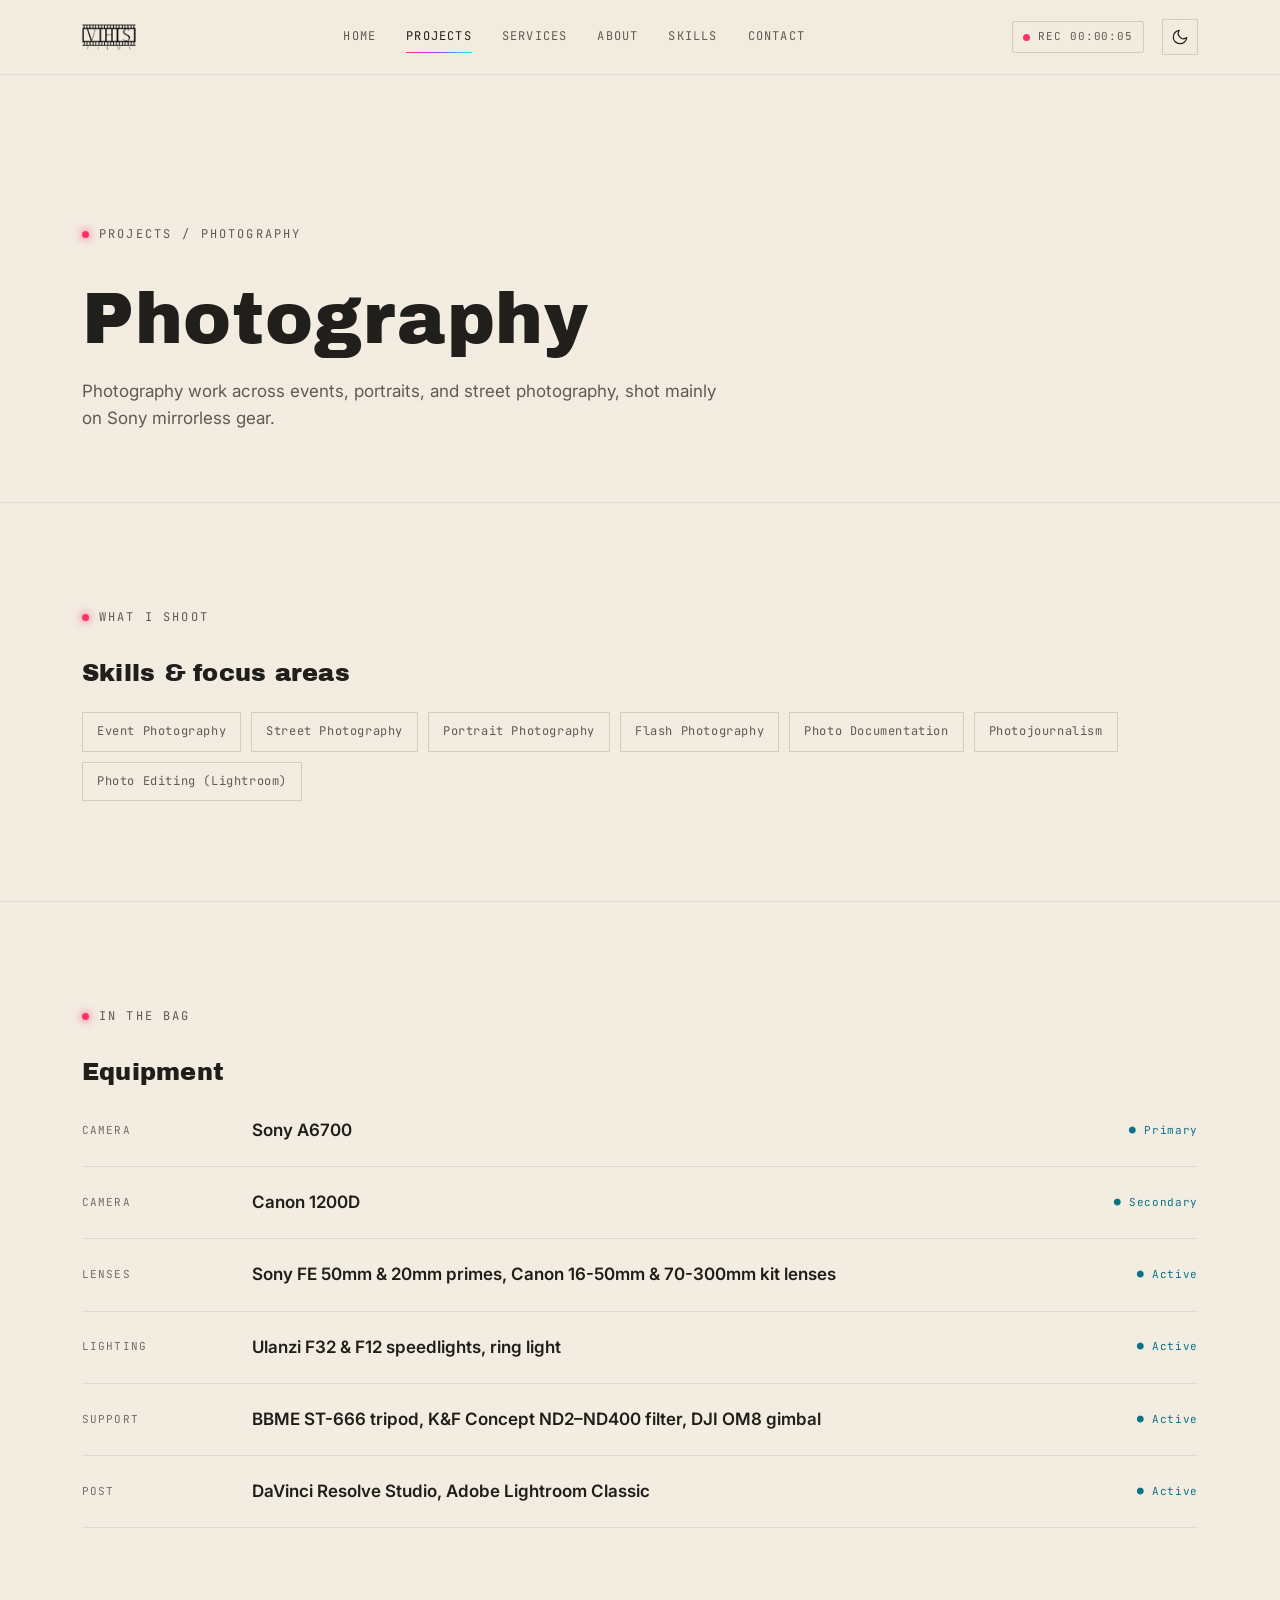
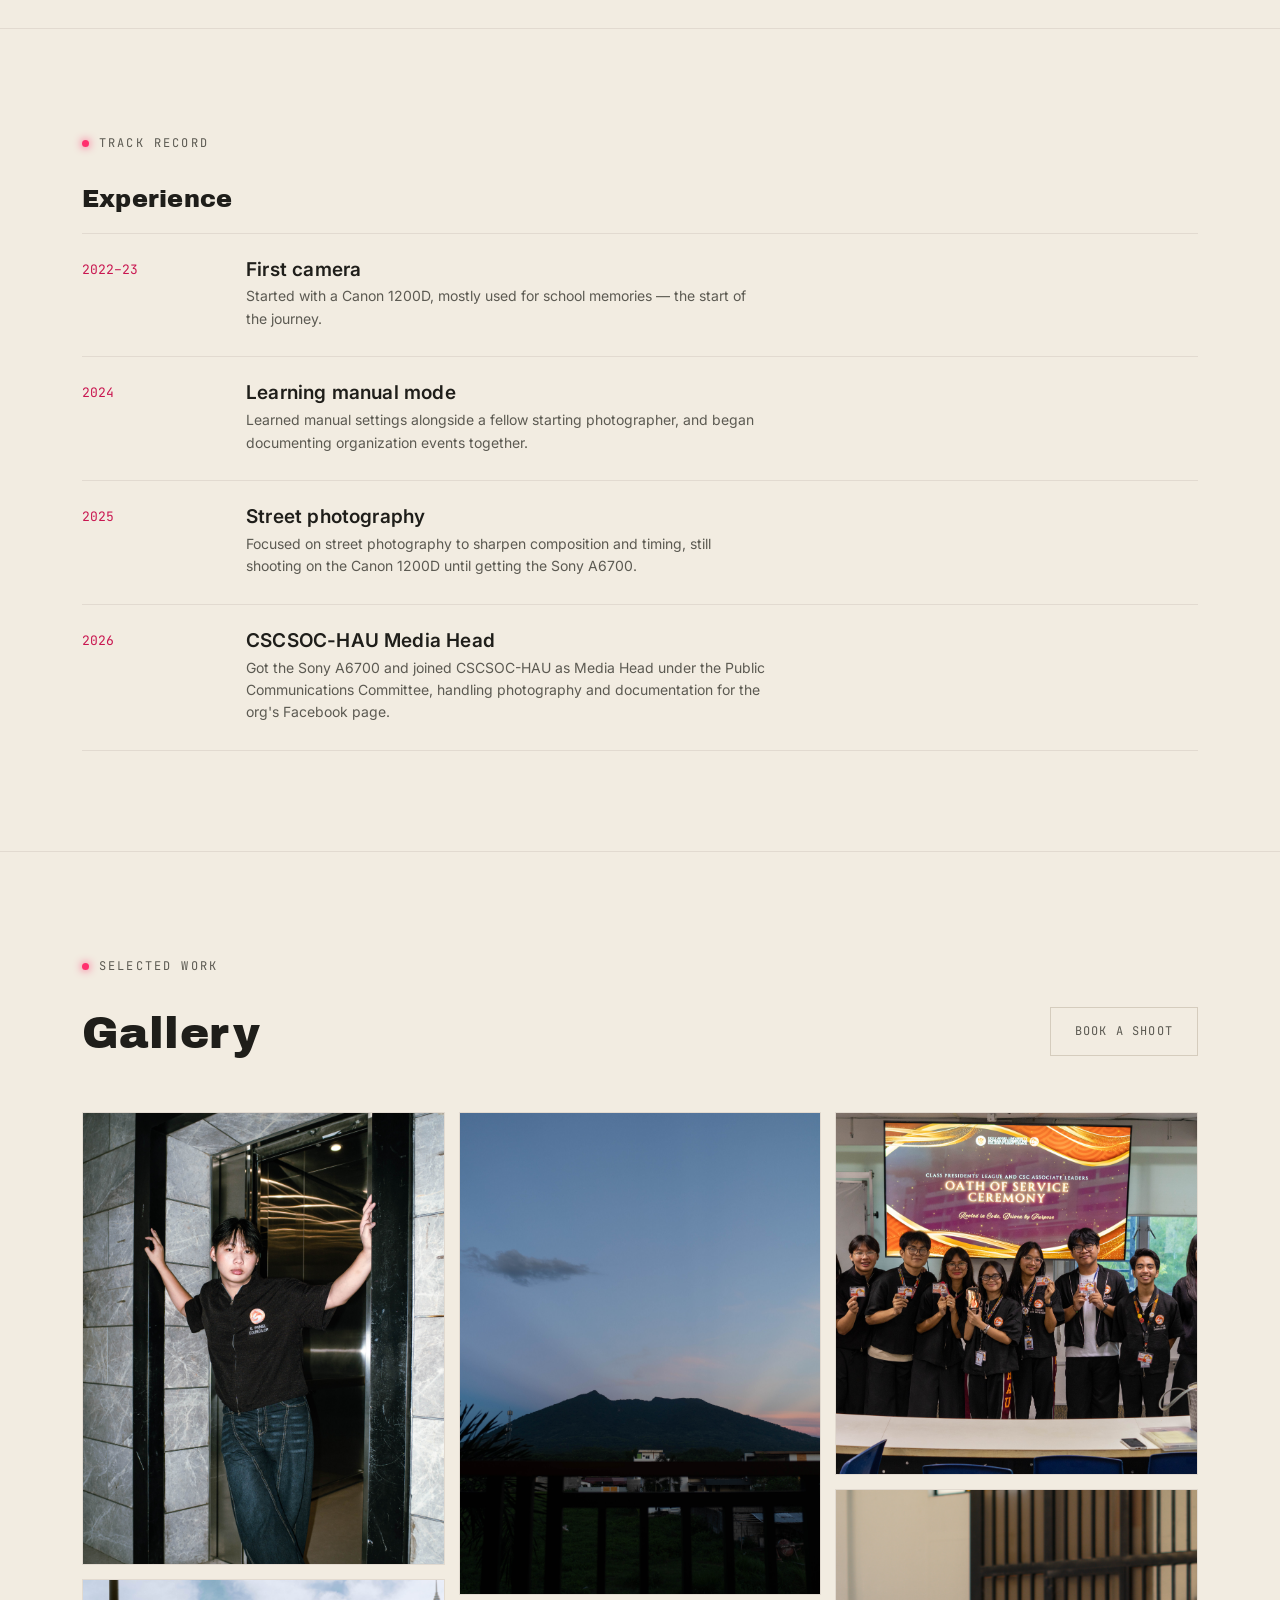
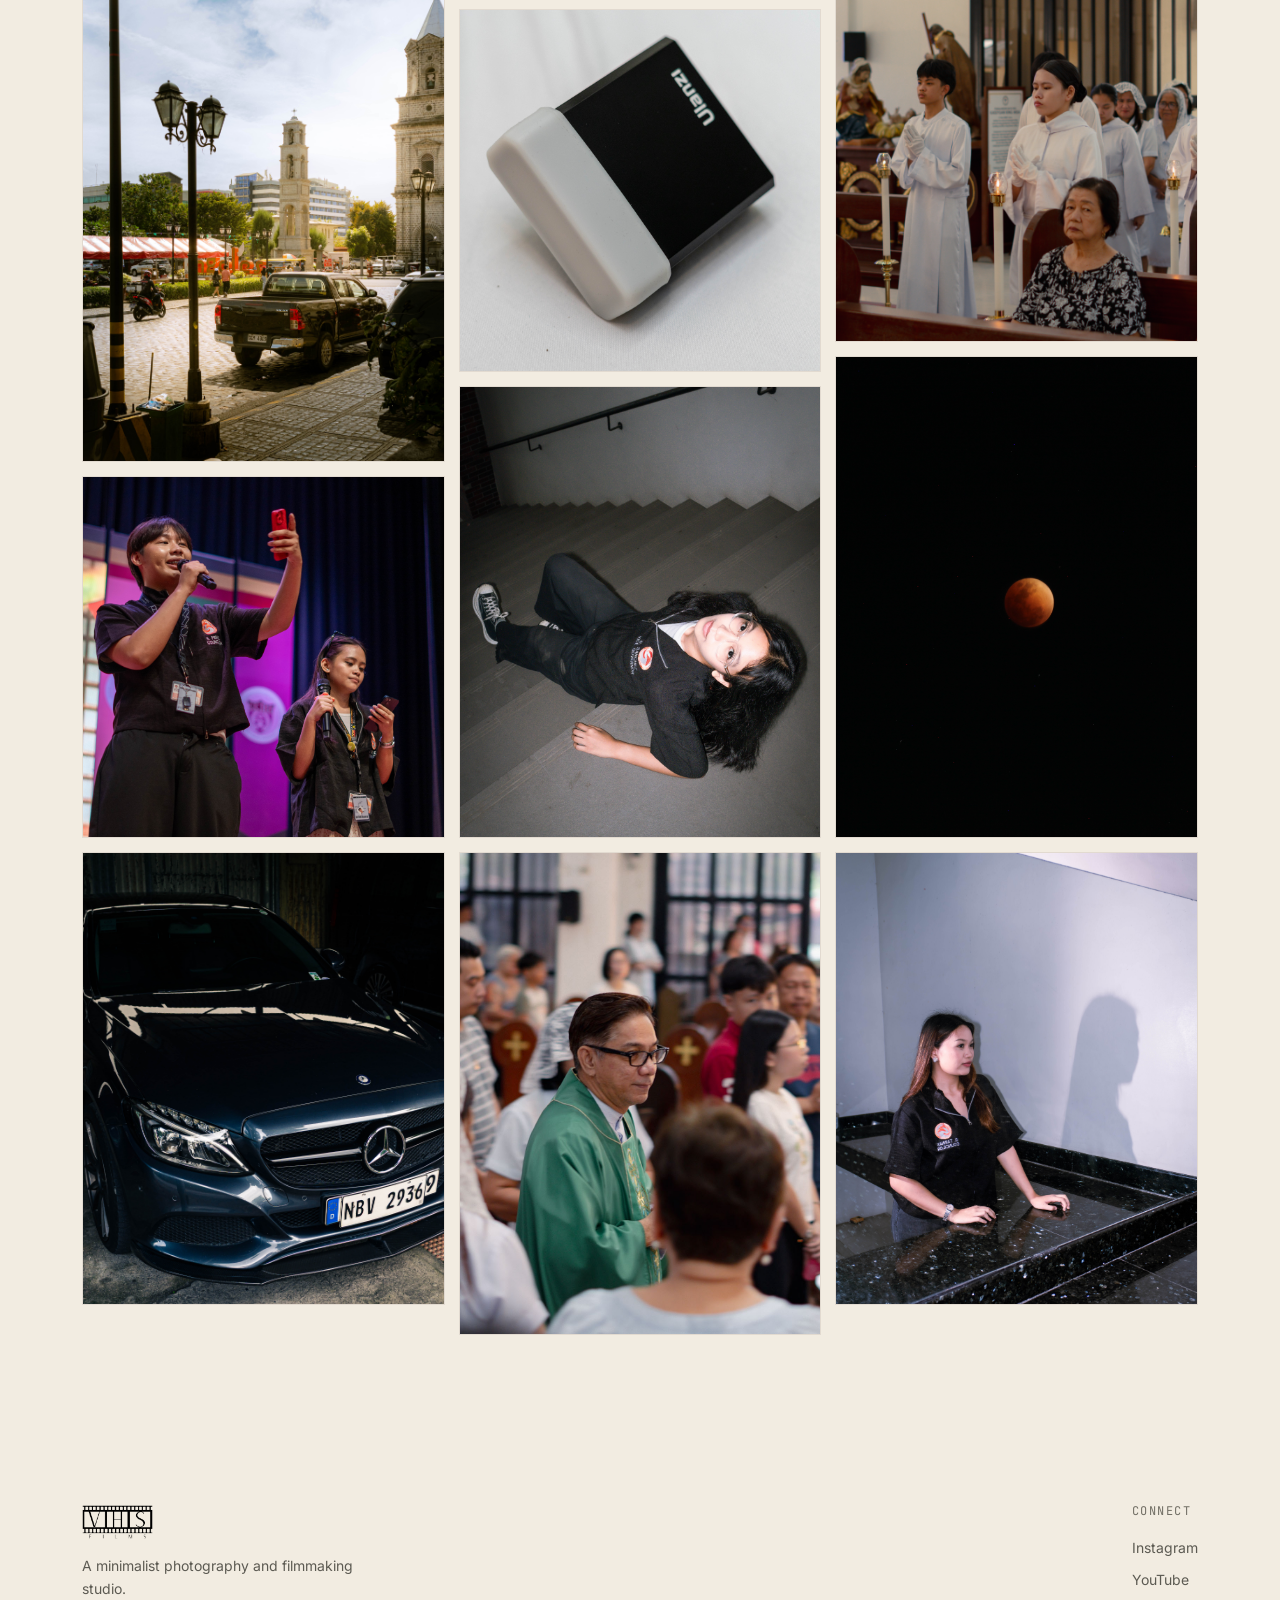
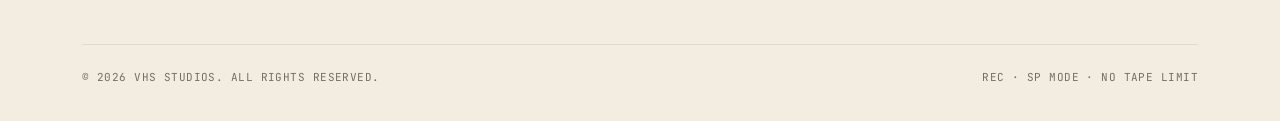
<file: photography.html>
<!DOCTYPE html>
<html lang="en">
<head>
<meta charset="UTF-8">
<meta name="viewport" content="width=device-width, initial-scale=1, viewport-fit=cover">
<title>Photography — VHS Studios</title>
<link rel="icon" type="image/x-icon" href="favicon.ico">
<link rel="icon" type="image/png" sizes="32x32" href="favicon-32.png">
<link rel="apple-touch-icon" href="apple-touch-icon.png">
<meta name="theme-color" content="#0a0a0a">
<script>
/* apply the saved theme BEFORE the page paints (prevents a flash of the wrong theme). Default = light. */
var vhsTheme = 'light';
try {
  var vhsSaved = localStorage.getItem('vhs-theme');
  if (vhsSaved === 'dark' || vhsSaved === 'light') { vhsTheme = vhsSaved; }
} catch (e) { /* storage blocked: stay on light */ }
document.documentElement.setAttribute('data-theme', vhsTheme);
var vhsMeta = document.querySelector('meta[name="theme-color"]');
if (vhsMeta) { vhsMeta.setAttribute('content', vhsTheme === 'dark' ? '#0a0a0a' : '#f6f3ec'); }
</script>
<link rel="stylesheet" href="style.css">
</head>
<body>

<header class="site-header">
  <div class="container">
    <a href="index.html" class="logo"><img src="images/vhs-logo.png" alt="VHS Studios"></a>
    <nav class="main-nav">
      <a href="index.html">Home</a>
      <a href="projects.html" class="active">Projects</a>
      <a href="services.html">Services</a>
      <a href="about.html">About</a>
      <a href="skills.html">Skills</a>
      <a href="contact.html">Contact</a>
    </nav>
    <div class="nav-right">
      <span class="rec-badge"><span class="rec-dot"></span>REC <span class="rec-time">00:00:00</span></span>
      <button type="button" class="theme-toggle" aria-label="Switch color theme" title="Switch color theme">
        <svg class="icon-moon" viewBox="0 0 24 24" aria-hidden="true"><path d="M21 12.8A9 9 0 1 1 11.2 3a7 7 0 0 0 9.8 9.8z"/></svg>
        <svg class="icon-sun" viewBox="0 0 24 24" aria-hidden="true"><circle cx="12" cy="12" r="4"/><path d="M12 2v2M12 20v2M4.9 4.9l1.4 1.4M17.7 17.7l1.4 1.4M2 12h2M20 12h2M4.9 19.1l1.4-1.4M17.7 6.3l1.4-1.4"/></svg>
      </button>
      <button class="nav-toggle" aria-label="Toggle menu" aria-expanded="false"><span></span></button>
    </div>
  </div>
</header>

<main>
  <section class="page-hero">
    <div class="container">
      <span class="eyebrow"><a href="projects.html" style="color:var(--text-dim);">Projects</a> / Photography</span>
      <h1 class="glitch" data-text="Photography">Photography</h1>
      <p class="lede">Photography work across events, portraits, and street photography, shot mainly on Sony mirrorless gear.</p>
    </div>
  </section>

  <section class="section">
    <div class="container reveal">
      <span class="eyebrow">What I shoot</span>
      <h2 style="margin-top:14px;">Skills &amp; focus areas</h2>
      <div class="tag-cloud">
        <span class="tag-chip">Event Photography</span>
        <span class="tag-chip">Street Photography</span>
        <span class="tag-chip">Portrait Photography</span>
        <span class="tag-chip">Flash Photography</span>
        <span class="tag-chip">Photo Documentation</span>
        <span class="tag-chip">Photojournalism</span>
        <span class="tag-chip">Photo Editing (Lightroom)</span>
      </div>
    </div>
  </section>

  <section class="section">
    <div class="container reveal">
      <span class="eyebrow">In the bag</span>
      <h2 style="margin-top:14px;">Equipment</h2>
      <div class="equip-list">
        <div class="equip-row">
          <span class="cat">Camera</span>
          <span class="name">Sony A6700</span>
          <span class="status">● Primary</span>
        </div>
        <div class="equip-row">
          <span class="cat">Camera</span>
          <span class="name">Canon 1200D</span>
          <span class="status">● Secondary</span>
        </div>
        <div class="equip-row">
          <span class="cat">Lenses</span>
          <span class="name">Sony FE 50mm &amp; 20mm primes, Canon 16-50mm &amp; 70-300mm kit lenses</span>
          <span class="status">● Active</span>
        </div>
        <div class="equip-row">
          <span class="cat">Lighting</span>
          <span class="name">Ulanzi F32 &amp; F12 speedlights, ring light</span>
          <span class="status">● Active</span>
        </div>
        <div class="equip-row">
          <span class="cat">Support</span>
          <span class="name">BBME ST-666 tripod, K&amp;F Concept ND2–ND400 filter, DJI OM8 gimbal</span>
          <span class="status">● Active</span>
        </div>
        <div class="equip-row">
          <span class="cat">Post</span>
          <span class="name">DaVinci Resolve Studio, Adobe Lightroom Classic</span>
          <span class="status">● Active</span>
        </div>
      </div>
    </div>
  </section>

  <section class="section">
    <div class="container reveal">
      <span class="eyebrow">Track record</span>
      <h2 style="margin-top:14px;">Experience</h2>
      <div class="timeline">
        <div class="timeline-row">
          <span class="time">2022–23</span>
          <div>
            <h4>First camera</h4>
            <p>Started with a Canon 1200D, mostly used for school memories — the start of the journey.</p>
          </div>
        </div>
        <div class="timeline-row">
          <span class="time">2024</span>
          <div>
            <h4>Learning manual mode</h4>
            <p>Learned manual settings alongside a fellow starting photographer, and began documenting organization events together.</p>
          </div>
        </div>
        <div class="timeline-row">
          <span class="time">2025</span>
          <div>
            <h4>Street photography</h4>
            <p>Focused on street photography to sharpen composition and timing, still shooting on the Canon 1200D until getting the Sony A6700.</p>
          </div>
        </div>
        <div class="timeline-row">
          <span class="time">2026</span>
          <div>
            <h4>CSCSOC-HAU Media Head</h4>
            <p>Got the Sony A6700 and joined CSCSOC-HAU as Media Head under the Public Communications Committee, handling photography and documentation for the org's Facebook page.</p>
          </div>
        </div>
      </div>
    </div>
  </section>

  <section class="section" style="border-bottom:none;">
    <div class="container reveal">
      <div class="section-head">
        <div>
          <span class="eyebrow">Selected work</span>
          <h2>Gallery</h2>
        </div>
        <a href="contact.html" class="btn btn-ghost">Book a shoot</a>
      </div>
      <!-- Add your own photos to the images/ folder using these filenames: photo-01.jpg through photo-11.jpg -->
      <div class="gallery-masonry">
        <div class="g-item"><img class="ph" style="--ar:4/5;" src="images/photo-01.jpg" alt="Portrait 001" loading="lazy" onerror="this.style.background='radial-gradient(circle at 30% 20%, #ff2f6e55, transparent 55%), radial-gradient(circle at 80% 80%, #21e6ff44, transparent 55%), #151513'; this.removeAttribute('src');"><span class="cap">PORTRAIT — 001</span></div>
        <div class="g-item"><img class="ph" style="--ar:3/4;" src="images/photo-02.jpg" alt="Street 014" loading="lazy" onerror="this.style.background='radial-gradient(circle at 70% 30%, #a239ff55, transparent 55%), #141412'; this.removeAttribute('src');"><span class="cap">STREET — 014</span></div>
        <div class="g-item"><img class="ph" style="--ar:1/1;" src="images/photo-03.jpg" alt="Event 022" loading="lazy" onerror="this.style.background='radial-gradient(circle at 40% 60%, #21e6ff44, transparent 55%), #141412'; this.removeAttribute('src');"><span class="cap">EVENT — 022</span></div>
        <div class="g-item"><img class="ph" style="--ar:4/5;" src="images/photo-04.jpg" alt="Editorial 007" loading="lazy" onerror="this.style.background='radial-gradient(circle at 60% 40%, #ff2f6e44, transparent 55%), #151513'; this.removeAttribute('src');"><span class="cap">EDITORIAL — 007</span></div>
        <div class="g-item"><img class="ph" style="--ar:3/4;" src="images/photo-05.jpg" alt="Landscape 003" loading="lazy" onerror="this.style.background='radial-gradient(circle at 30% 70%, #a239ff44, transparent 55%), #141412'; this.removeAttribute('src');"><span class="cap">LANDSCAPE — 003</span></div>
        <div class="g-item"><img class="ph" style="--ar:1/1;" src="images/photo-06.jpg" alt="Product 009" loading="lazy" onerror="this.style.background='radial-gradient(circle at 50% 50%, #21e6ff33, transparent 55%), #141412'; this.removeAttribute('src');"><span class="cap">PRODUCT — 009</span></div>
        <div class="g-item"><img class="ph" style="--ar:4/5;" src="images/photo-07.jpg" alt="Portrait 002" loading="lazy" onerror="this.style.background='radial-gradient(circle at 30% 30%, #ff2f6e55, transparent 55%), #141412'; this.removeAttribute('src');"><span class="cap">PORTRAIT — 002</span></div>
        <div class="g-item"><img class="ph" style="--ar:3/4;" src="images/photo-08.jpg" alt="Street 019" loading="lazy" onerror="this.style.background='radial-gradient(circle at 70% 40%, #21e6ff44, transparent 55%), #141412'; this.removeAttribute('src');"><span class="cap">STREET — 019</span></div>
        <div class="g-item"><img class="ph" style="--ar:1/1;" src="images/photo-09.jpg" alt="Event 031" loading="lazy" onerror="this.style.background='radial-gradient(circle at 40% 60%, #a239ff55, transparent 55%), #141412'; this.removeAttribute('src');"><span class="cap">EVENT — 031</span></div>
        <div class="g-item"><img class="ph" style="--ar:4/5;" src="images/photo-10.jpg" alt="Editorial 011" loading="lazy" onerror="this.style.background='radial-gradient(circle at 60% 30%, #ff2f6e44, transparent 55%), #141412'; this.removeAttribute('src');"><span class="cap">EDITORIAL — 011</span></div>
        <div class="g-item"><img class="ph" style="--ar:3/4;" src="images/photo-11.JPG" alt="Landscape 006" loading="lazy" onerror="this.style.background='radial-gradient(circle at 50% 70%, #21e6ff33, transparent 55%), #141412'; this.removeAttribute('src');"><span class="cap">LANDSCAPE — 006</span></div>
        <div class="g-item"><img class="ph" style="--ar:4/5;" src="images/photo-12.jpg" alt="Portrait 003" loading="lazy" onerror="this.style.background='radial-gradient(circle at 30% 30%, #ff2f6e55, transparent 55%), #141412'; this.removeAttribute('src');"><span class="cap">PORTRAIT — 002</span></div>
      </div>
    </div>
  </section>
</main>

<footer class="site-footer">
  <div class="container">
    <div class="footer-top">
      <div>
        <a href="index.html" class="footer-logo"><img src="images/vhs-logo.png" alt="VHS Studios"></a>
        <p style="color:var(--text-dim); font-size:14px; max-width:280px; margin-top:16px;">A minimalist photography and filmmaking studio.</p>
      </div>
      <div class="footer-cols">
        <div class="footer-col">
          <h4>Connect</h4>
          <a href="https://www.instagram.com/heyyden.arw/" target="_blank" rel="noopener">Instagram</a>
          <a href="https://youtube.com/@vhsstudioproduction" target="_blank" rel="noopener">YouTube</a>
        </div>
      </div>
    </div>
    <div class="footer-bottom">
      <span>© 2026 VHS STUDIOS. ALL RIGHTS RESERVED.</span>
      <span>REC · SP MODE · NO TAPE LIMIT</span>
    </div>
  </div>
</footer>

<script src="script.js"></script>
</body>
</html>
</file>
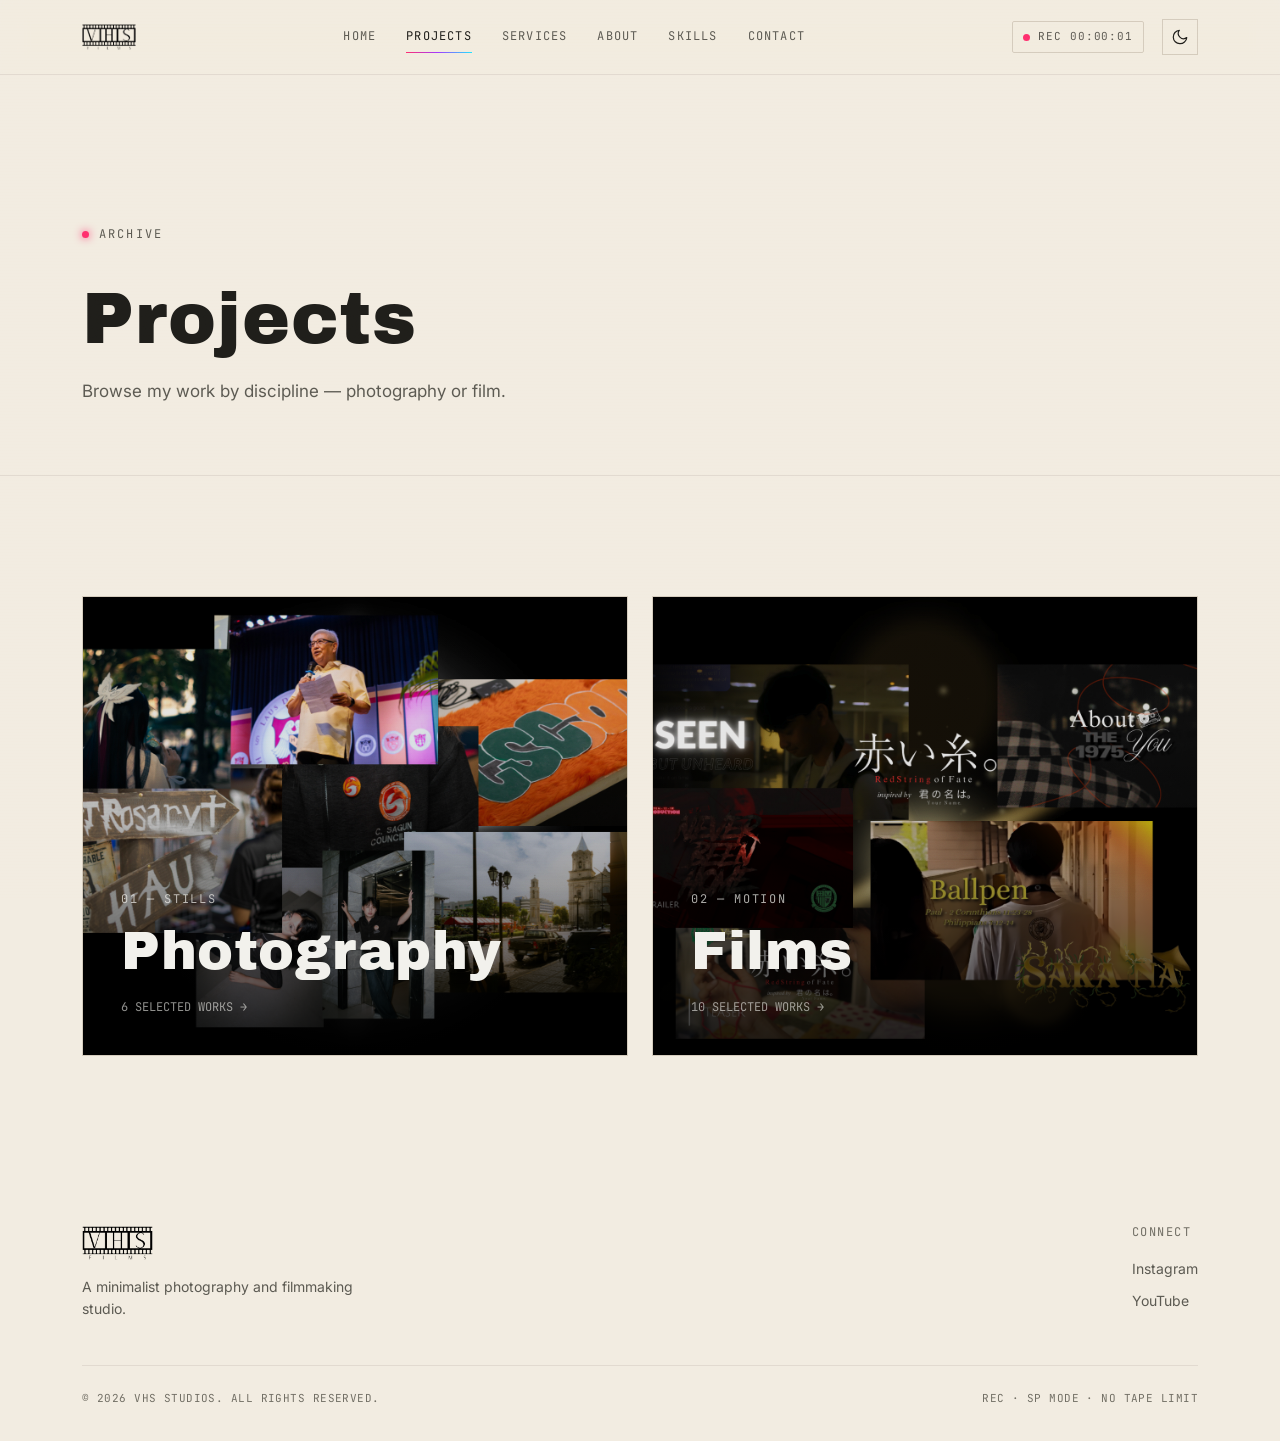
<file: projects.html>
<!DOCTYPE html>
<html lang="en">
<head>
<meta charset="UTF-8">
<meta name="viewport" content="width=device-width, initial-scale=1, viewport-fit=cover">
<title>Projects — VHS Studios</title>
<link rel="icon" type="image/x-icon" href="favicon.ico">
<link rel="icon" type="image/png" sizes="32x32" href="favicon-32.png">
<link rel="apple-touch-icon" href="apple-touch-icon.png">
<meta name="theme-color" content="#0a0a0a">
<script>
/* apply the saved theme BEFORE the page paints (prevents a flash of the wrong theme). Default = light. */
var vhsTheme = 'light';
try {
  var vhsSaved = localStorage.getItem('vhs-theme');
  if (vhsSaved === 'dark' || vhsSaved === 'light') { vhsTheme = vhsSaved; }
} catch (e) { /* storage blocked: stay on light */ }
document.documentElement.setAttribute('data-theme', vhsTheme);
var vhsMeta = document.querySelector('meta[name="theme-color"]');
if (vhsMeta) { vhsMeta.setAttribute('content', vhsTheme === 'dark' ? '#0a0a0a' : '#f6f3ec'); }
</script>
<link rel="stylesheet" href="style.css">
</head>
<body>

<header class="site-header">
  <div class="container">
    <a href="index.html" class="logo"><img src="images/vhs-logo.png" alt="VHS Studios"></a>
    <nav class="main-nav">
      <a href="index.html">Home</a>
      <a href="projects.html" class="active">Projects</a>
      <a href="services.html">Services</a>
      <a href="about.html">About</a>
      <a href="skills.html">Skills</a>
      <a href="contact.html">Contact</a>
    </nav>
    <div class="nav-right">
      <span class="rec-badge"><span class="rec-dot"></span>REC <span class="rec-time">00:00:00</span></span>
      <button type="button" class="theme-toggle" aria-label="Switch color theme" title="Switch color theme">
        <svg class="icon-moon" viewBox="0 0 24 24" aria-hidden="true"><path d="M21 12.8A9 9 0 1 1 11.2 3a7 7 0 0 0 9.8 9.8z"/></svg>
        <svg class="icon-sun" viewBox="0 0 24 24" aria-hidden="true"><circle cx="12" cy="12" r="4"/><path d="M12 2v2M12 20v2M4.9 4.9l1.4 1.4M17.7 17.7l1.4 1.4M2 12h2M20 12h2M4.9 19.1l1.4-1.4M17.7 6.3l1.4-1.4"/></svg>
      </button>
      <button class="nav-toggle" aria-label="Toggle menu" aria-expanded="false"><span></span></button>
    </div>
  </div>
</header>

<main>
  <section class="page-hero">
    <div class="container">
      <span class="eyebrow">Archive</span>
      <h1 class="glitch" data-text="Projects">Projects</h1>
      <p class="lede">Browse my work by discipline — photography or film.</p>
    </div>
  </section>

  <section class="section" style="border-bottom:none;">
    <div class="container reveal">
      <div class="project-portals">
        <a href="photography.html" class="portal-card photo">
          <div class="bg">
            <img src="images/projects/photography.png" alt="Photography cover" onerror="this.remove();">
          </div>
          <span class="tag">01 — Stills</span>
          <h3 class="glitch" data-text="Photography">Photography</h3>
          <span class="count">6 SELECTED WORKS →</span>
        </a>
        <a href="films.html" class="portal-card film">
          <div class="bg">
            
            <img src="images/projects/films.png" alt="Films cover" onerror="this.remove();">
          </div>
          <span class="tag">02 — Motion</span>
          <h3 class="glitch" data-text="Films">Films</h3>
          <span class="count">10 SELECTED WORKS →</span>
        </a>
      </div>
    </div>
  </section>
</main>

<footer class="site-footer">
  <div class="container">
    <div class="footer-top">
      <div>
        <a href="index.html" class="footer-logo"><img src="images/vhs-logo.png" alt="VHS Studios"></a>
        <p style="color:var(--text-dim); font-size:14px; max-width:280px; margin-top:16px;">A minimalist photography and filmmaking studio.</p>
      </div>
      <div class="footer-cols">
        <div class="footer-col">
          <h4>Connect</h4>
          <a href="https://www.instagram.com/heyyden.arw/" target="_blank" rel="noopener">Instagram</a>
          <a href="https://youtube.com/@vhsstudioproduction" target="_blank" rel="noopener">YouTube</a>
        </div>
      </div>
    </div>
    <div class="footer-bottom">
      <span>© 2026 VHS STUDIOS. ALL RIGHTS RESERVED.</span>
      <span>REC · SP MODE · NO TAPE LIMIT</span>
    </div>
  </div>
</footer>

<script src="script.js"></script>
</body>
</html>
</file>
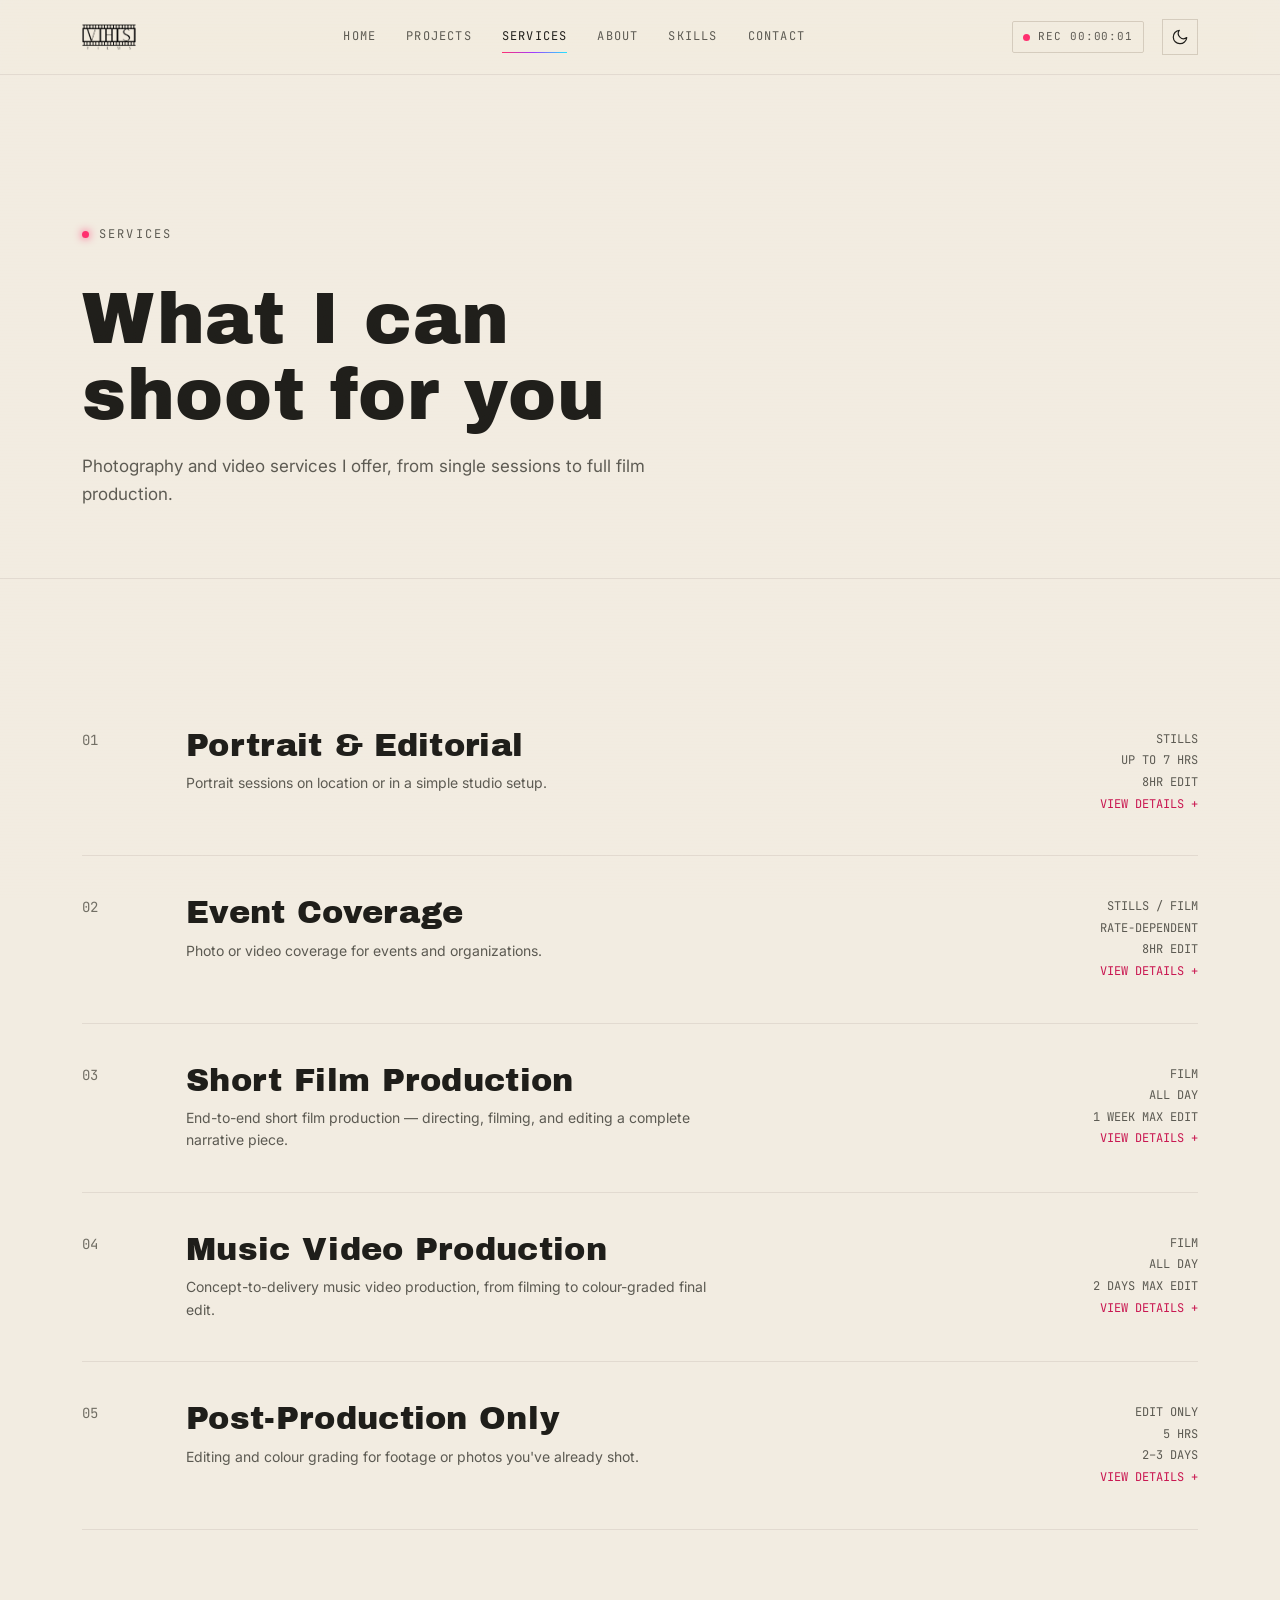
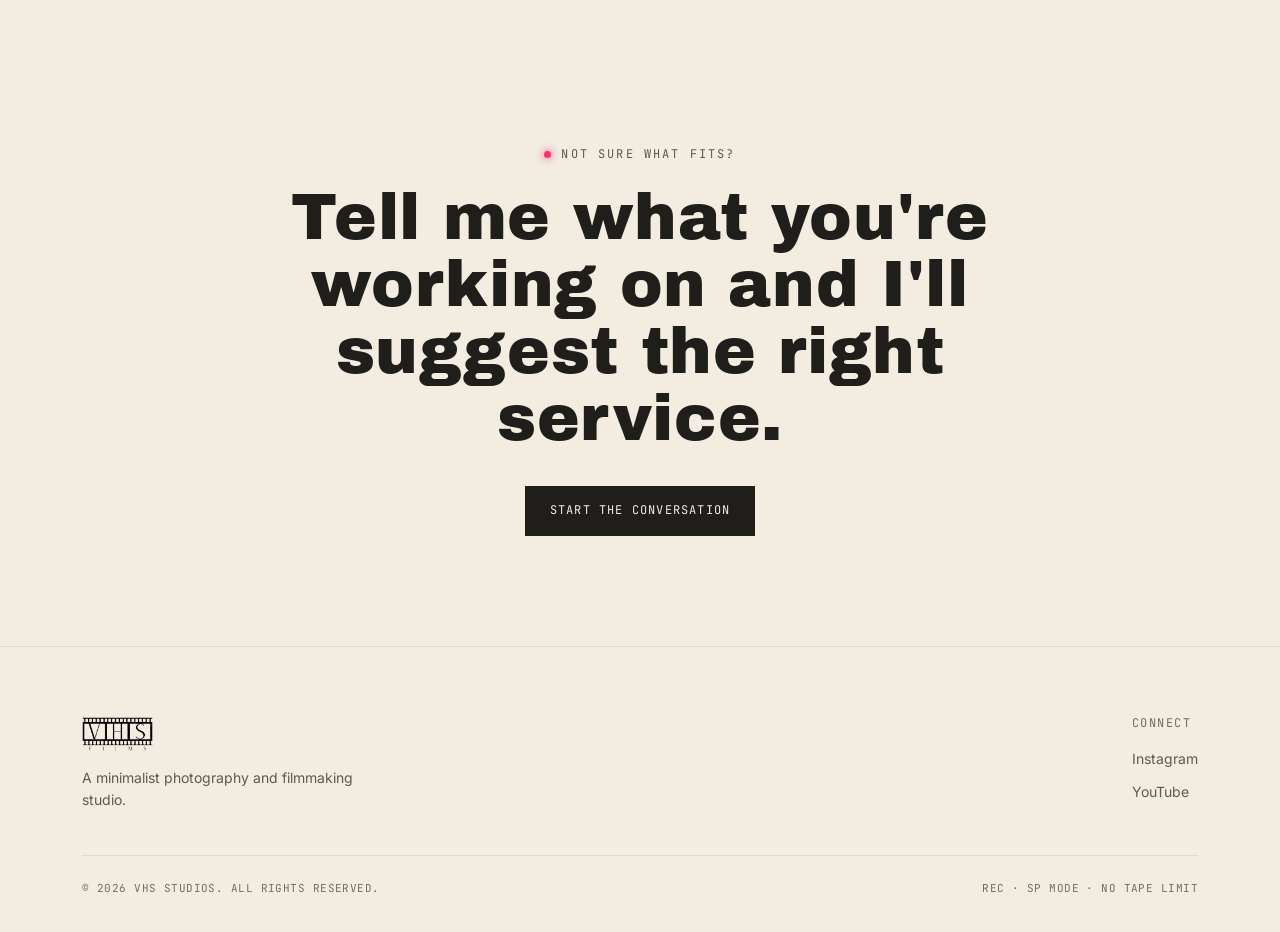
<file: services.html>
<!DOCTYPE html>
<html lang="en">
<head>
<meta charset="UTF-8">
<meta name="viewport" content="width=device-width, initial-scale=1, viewport-fit=cover">
<title>Services — VHS Studios</title>
<link rel="icon" type="image/x-icon" href="favicon.ico">
<link rel="icon" type="image/png" sizes="32x32" href="favicon-32.png">
<link rel="apple-touch-icon" href="apple-touch-icon.png">
<meta name="theme-color" content="#0a0a0a">
<script>
/* apply the saved theme BEFORE the page paints (prevents a flash of the wrong theme). Default = light. */
var vhsTheme = 'light';
try {
  var vhsSaved = localStorage.getItem('vhs-theme');
  if (vhsSaved === 'dark' || vhsSaved === 'light') { vhsTheme = vhsSaved; }
} catch (e) { /* storage blocked: stay on light */ }
document.documentElement.setAttribute('data-theme', vhsTheme);
var vhsMeta = document.querySelector('meta[name="theme-color"]');
if (vhsMeta) { vhsMeta.setAttribute('content', vhsTheme === 'dark' ? '#0a0a0a' : '#f6f3ec'); }
</script>
<link rel="stylesheet" href="style.css">
<style>
  /* clickable service cards */
  .service-card{ cursor:pointer; transition:background .3s var(--ease), padding-left .3s var(--ease); }
  .service-card:hover, .service-card:focus-visible{ background:var(--bg-alt); padding-left:14px; outline:none; }
  .service-card .meta .hint{ color:var(--magenta-text); }

  /* popup */
  .svc-modal{ position:fixed; inset:0; z-index:700; background:var(--overlay-svc); display:flex; align-items:flex-start; justify-content:center; padding:48px 20px; overflow-y:auto; opacity:0; pointer-events:none; transition:opacity .3s var(--ease); }
  .svc-modal.open{ opacity:1; pointer-events:auto; }
  .svc-panel{ position:relative; width:100%; max-width:860px; background:var(--surface); border:1px solid var(--line); box-shadow:var(--shadow-pop); padding:44px; transform:translateY(24px); transition:transform .4s var(--ease); }
  .svc-modal.open .svc-panel{ transform:translateY(0); }
  .svc-close{ position:absolute; top:14px; right:14px; width:38px; height:38px; background:transparent; border:1px solid var(--line); color:var(--text); font-size:16px; cursor:pointer; transition:.3s var(--ease); }
  .svc-close:hover{ border-color:var(--magenta); color:var(--magenta-text); background:var(--surface-2); }
  .svc-panel h2{ font-size:clamp(26px,4vw,40px); margin:12px 0 28px; }

  /* sample grid */
  .svc-samples{ display:grid; grid-template-columns:repeat(2,1fr); gap:12px; margin-bottom:30px; }
  .svc-samples.two{ grid-template-columns:repeat(2,1fr); }
  .svc-sample{ position:relative; overflow:hidden; background:var(--bg-alt); border:1px solid var(--line-soft); aspect-ratio:4/5; }
  .svc-samples.video .svc-sample{ aspect-ratio:16/9; cursor:pointer; }
  .svc-sample img{ width:100%; height:100%; object-fit:cover; display:block; }
  .svc-sample iframe{ width:100%; height:100%; border:0; display:block; }
  .svc-sample .play{ position:absolute; top:50%; left:50%; transform:translate(-50%,-50%); width:52px; height:52px; border-radius:50%; background:rgba(10,10,10,.7); color:#f2f1ec; border:1px solid #f2f1ec; display:flex; align-items:center; justify-content:center; font-size:16px; transition:.3s var(--ease); }
  .svc-samples.video .svc-sample:hover .play{ background:var(--magenta); border-color:var(--magenta); color:#0a0a0a; }
  .svc-sample .cap{ position:absolute; left:10px; bottom:8px; font-family:var(--font-mono); font-size:10px; letter-spacing:.08em; text-transform:uppercase; color:#f2f1ec; text-shadow:0 1px 4px #000; }

  /* text + info */
  .svc-desc{ color:var(--text-dim); font-size:15px; max-width:640px; margin-bottom:26px; }
  .svc-info{ display:grid; grid-template-columns:repeat(3,1fr); gap:0; border-top:1px solid var(--line); margin-bottom:30px; }
  .svc-info div{ padding:16px 0; border-bottom:1px solid var(--line-soft); }
  .svc-info span{ display:block; font-family:var(--font-mono); font-size:10px; letter-spacing:.1em; text-transform:uppercase; color:var(--text-faint); margin-bottom:6px; }
  .svc-info b{ font-family:var(--font-mono); font-size:13px; font-weight:400; }
  .svc-skills-title{ font-family:var(--font-mono); font-size:11px; letter-spacing:.1em; text-transform:uppercase; color:var(--text-faint); margin-bottom:6px; }
  .svc-actions{ display:flex; gap:12px; flex-wrap:wrap; }
  @media (max-width:640px){
    .svc-panel{ padding:34px 18px 24px; }
    .svc-info{ grid-template-columns:1fr; }
    .svc-actions .btn{ flex:1 1 100%; justify-content:center; }
  }
</style>
</head>
<body>

<header class="site-header">
  <div class="container">
    <a href="index.html" class="logo"><img src="images/vhs-logo.png" alt="VHS Studios"></a>
    <nav class="main-nav">
      <a href="index.html">Home</a>
      <a href="projects.html">Projects</a>
      <a href="services.html" class="active">Services</a>
      <a href="about.html">About</a>
      <a href="skills.html">Skills</a>
      <a href="contact.html">Contact</a>
    </nav>
    <div class="nav-right">
      <span class="rec-badge"><span class="rec-dot"></span>REC <span class="rec-time">00:00:00</span></span>
      <button type="button" class="theme-toggle" aria-label="Switch color theme" title="Switch color theme">
        <svg class="icon-moon" viewBox="0 0 24 24" aria-hidden="true"><path d="M21 12.8A9 9 0 1 1 11.2 3a7 7 0 0 0 9.8 9.8z"/></svg>
        <svg class="icon-sun" viewBox="0 0 24 24" aria-hidden="true"><circle cx="12" cy="12" r="4"/><path d="M12 2v2M12 20v2M4.9 4.9l1.4 1.4M17.7 17.7l1.4 1.4M2 12h2M20 12h2M4.9 19.1l1.4-1.4M17.7 6.3l1.4-1.4"/></svg>
      </button>
      <button class="nav-toggle" aria-label="Toggle menu" aria-expanded="false"><span></span></button>
    </div>
  </div>
</header>

<main>
  <section class="page-hero">
    <div class="container">
      <span class="eyebrow">Services</span>
      <h1 class="glitch" data-text="What I can shoot for you">What I can<br>shoot for you</h1>
      <p class="lede">Photography and video services I offer, from single sessions to full film production.</p>
    </div>
  </section>

  <section class="section reveal" style="border-bottom:none;">
    <div class="container">
      <div class="service-list">
        <div class="service-card" data-service="portrait" tabindex="0" role="button" aria-label="View details: Portrait and Editorial">
          <span class="num">01</span>
          <div>
            <h3>Portrait &amp; Editorial</h3>
            <p>Portrait sessions on location or in a simple studio setup.</p>
          </div>
          <div class="meta">STILLS<br>UP TO 7 HRS<br>8HR EDIT<br><span class="hint">VIEW DETAILS +</span></div>
        </div>
        <div class="service-card" data-service="event" tabindex="0" role="button" aria-label="View details: Event Coverage">
          <span class="num">02</span>
          <div>
            <h3>Event Coverage</h3>
            <p>Photo or video coverage for events and organizations.</p>
          </div>
          <div class="meta">STILLS / FILM<br>RATE-DEPENDENT<br>8HR EDIT<br><span class="hint">VIEW DETAILS +</span></div>
        </div>
        <div class="service-card" data-service="shortfilm" tabindex="0" role="button" aria-label="View details: Short Film Production">
          <span class="num">03</span>
          <div>
            <h3>Short Film Production</h3>
            <p>End-to-end short film production — directing, filming, and editing a complete narrative piece.</p>
          </div>
          <div class="meta">FILM<br>ALL DAY<br>1 WEEK MAX EDIT<br><span class="hint">VIEW DETAILS +</span></div>
        </div>
        <div class="service-card" data-service="musicvideo" tabindex="0" role="button" aria-label="View details: Music Video Production">
          <span class="num">04</span>
          <div>
            <h3>Music Video Production</h3>
            <p>Concept-to-delivery music video production, from filming to colour-graded final edit.</p>
          </div>
          <div class="meta">FILM<br>ALL DAY<br>2 DAYS MAX EDIT<br><span class="hint">VIEW DETAILS +</span></div>
        </div>
        <div class="service-card" data-service="post" tabindex="0" role="button" aria-label="View details: Post-Production Only">
          <span class="num">05</span>
          <div>
            <h3>Post-Production Only</h3>
            <p>Editing and colour grading for footage or photos you've already shot.</p>
          </div>
          <div class="meta">EDIT ONLY<br>5 HRS<br>2–3 DAYS<br><span class="hint">VIEW DETAILS +</span></div>
        </div>
      </div>
    </div>
  </section>

  <section class="cta-band">
    <div class="container reveal">
      <span class="eyebrow">Not sure what fits?</span>
      <h2>Tell me what you're working on and I'll suggest the right service.</h2>
      <a href="contact.html" class="btn btn-solid">Start the conversation</a>
    </div>
  </section>
</main>


<!-- ============================================================
     SERVICE POPUP CONTENT
     Each <template> below is the content of one popup.
     To change a sample: edit the src="" of the <img>, or the data-video-id="" (YouTube video ID) of a video sample.
     ============================================================ -->

<template id="tpl-portrait">
  <span class="eyebrow">01 — Stills</span>
  <h2>Portrait &amp; Editorial</h2>
  <!-- 4 sample image sources: put your photos in images/services/ -->
  <div class="svc-samples">
    <div class="svc-sample"><img src="images/services/portrait-1.jpg" alt="Portrait sample 1" loading="lazy" onerror="this.style.background='radial-gradient(circle at 30% 30%, #ff2f6e55, transparent 55%), radial-gradient(circle at 80% 80%, #21e6ff44, transparent 55%), #151513'; this.removeAttribute('src');"><span class="cap">Portrait — 001</span></div>
    <div class="svc-sample"><img src="images/services/portrait-2.JPG" alt="Portrait sample 2" loading="lazy" onerror="this.style.background='radial-gradient(circle at 30% 30%, #ff2f6e55, transparent 55%), radial-gradient(circle at 80% 80%, #21e6ff44, transparent 55%), #151513'; this.removeAttribute('src');"><span class="cap">Portrait — 002</span></div>
    <div class="svc-sample"><img src="images/services/portrait-3.jpg" alt="Portrait sample 3" loading="lazy" onerror="this.style.background='radial-gradient(circle at 30% 30%, #ff2f6e55, transparent 55%), radial-gradient(circle at 80% 80%, #21e6ff44, transparent 55%), #151513'; this.removeAttribute('src');"><span class="cap">Portrait — 003</span></div>
    <div class="svc-sample"><img src="images/services/portrait-4.jpg" alt="Portrait sample 4" loading="lazy" onerror="this.style.background='radial-gradient(circle at 30% 30%, #ff2f6e55, transparent 55%), radial-gradient(circle at 80% 80%, #21e6ff44, transparent 55%), #151513'; this.removeAttribute('src');"><span class="cap">Portrait — 004</span></div>
  </div>
  <p class="svc-desc">Portrait sessions on location or in a simple studio setup. Good for personal portraits, graduation shots, profile photos, and editorial-style shoots. Photos are edited in Lightroom Classic before delivery.</p>
  <div class="svc-info"><div><span>Type</span><b>Stills</b></div><div><span>Duration</span><b>Up to 7 hrs</b></div><div><span>Editing</span><b>8 hr edit</b></div></div>
  <div class="svc-actions">
    <a href="contact.html?service=portrait" class="btn btn-solid">Book this service</a>
    <a href="photography.html" class="btn btn-ghost">View more samples</a>
  </div>
</template>

<template id="tpl-event">
  <span class="eyebrow">02 — Stills / Film</span>
  <h2>Event Coverage</h2>
  <!-- 4 sample image sources: put your photos in images/services/ -->
  <div class="svc-samples">
    <div class="svc-sample"><img src="images/services/event-1.jpg" alt="Event sample 1" loading="lazy" onerror="this.style.background='radial-gradient(circle at 30% 30%, #ff2f6e55, transparent 55%), radial-gradient(circle at 80% 80%, #21e6ff44, transparent 55%), #151513'; this.removeAttribute('src');"><span class="cap">Event — 001</span></div>
    <div class="svc-sample"><img src="images/services/event-2.jpg" alt="Event sample 2" loading="lazy" onerror="this.style.background='radial-gradient(circle at 30% 30%, #ff2f6e55, transparent 55%), radial-gradient(circle at 80% 80%, #21e6ff44, transparent 55%), #151513'; this.removeAttribute('src');"><span class="cap">Event — 002</span></div>
    <div class="svc-sample"><img src="images/services/event-3.jpg" alt="Event sample 3" loading="lazy" onerror="this.style.background='radial-gradient(circle at 30% 30%, #ff2f6e55, transparent 55%), radial-gradient(circle at 80% 80%, #21e6ff44, transparent 55%), #151513'; this.removeAttribute('src');"><span class="cap">Event — 003</span></div>
    <div class="svc-sample"><img src="images/services/event-4.jpg" alt="Event sample 4" loading="lazy" onerror="this.style.background='radial-gradient(circle at 30% 30%, #ff2f6e55, transparent 55%), radial-gradient(circle at 80% 80%, #21e6ff44, transparent 55%), #151513'; this.removeAttribute('src');"><span class="cap">Event — 004</span></div>
  </div>
  <p class="svc-desc">Photo or video coverage for events and organizations, such as general assemblies, programs, and org activities. I shoot what is actually happening, then edit and deliver the highlights. Rate depends on the event.</p>
  <div class="svc-info"><div><span>Type</span><b>Stills / Film</b></div><div><span>Duration</span><b>Rate-dependent</b></div><div><span>Editing</span><b>8 hr edit</b></div></div>
  <div class="svc-actions">
    <a href="contact.html?service=event" class="btn btn-solid">Book this service</a>
    <a href="photography.html" class="btn btn-ghost">View more samples</a>
  </div>
</template>

<template id="tpl-shortfilm">
  <span class="eyebrow">03 — Film</span>
  <h2>Short Film Production</h2>
  <!-- 4 sample video sources: data-video-id is the YouTube video ID (the part after v= or youtu.be/) -->
  <div class="svc-samples video">
    <div class="svc-sample" data-video-id="w5BFLnpUopQ"><img src="images/thumbnails/scanm.png" alt="Sca(n)(m) thumbnail" onerror="this.style.background='radial-gradient(circle at 40% 30%, #21e6ff44, transparent 55%), #141412'; this.removeAttribute('src');"><span class="play">▸</span><span class="cap">Sca(n)(m)</span></div>
    <div class="svc-sample" data-video-id="AaJHHIVAQgI"><img src="images/thumbnails/seen-but-unheard.png" alt="Seen, but Unheard thumbnail" onerror="this.style.background='radial-gradient(circle at 40% 30%, #21e6ff44, transparent 55%), #141412'; this.removeAttribute('src');"><span class="play">▸</span><span class="cap">Seen, but Unheard</span></div>
    <div class="svc-sample" data-video-id="nNtlU-7zKI4"><img src="images/thumbnails/ballpen.png" alt="Ballpen thumbnail" onerror="this.style.background='radial-gradient(circle at 40% 30%, #21e6ff44, transparent 55%), #141412'; this.removeAttribute('src');"><span class="play">▸</span><span class="cap">Ballpen</span></div>
    <div class="svc-sample" data-video-id="59UjeCitW9Q"><img src="images/thumbnails/never-been-home.png" alt="Never Been Home thumbnail" onerror="this.style.background='radial-gradient(circle at 40% 30%, #21e6ff44, transparent 55%), #141412'; this.removeAttribute('src');"><span class="play">▸</span><span class="cap">Never Been Home</span></div>
  </div>
  <p class="svc-desc">End-to-end short film production: directing, filming, and editing a complete narrative piece. This covers advocacy films, thrillers, and school or organization projects, from concept to the final colour-graded cut.</p>
  <div class="svc-info"><div><span>Type</span><b>Film</b></div><div><span>Duration</span><b>All day</b></div><div><span>Editing</span><b>1 week max</b></div></div>
  <div class="svc-actions">
    <a href="contact.html?service=shortfilm" class="btn btn-solid">Book this service</a>
    <a href="films.html" class="btn btn-ghost">View more samples</a>
  </div>
</template>

<template id="tpl-musicvideo">
  <span class="eyebrow">04 — Film</span>
  <h2>Music Video Production</h2>
  <!-- 4 sample video sources: data-video-id is the YouTube video ID. The 4th is a placeholder, replace it with your own. -->
  <div class="svc-samples video">
    <div class="svc-sample" data-video-id="q1pep2Jk3nc"><img src="images/thumbnails/dream-lantern.png" alt="Dream Lantern thumbnail" onerror="this.style.background='radial-gradient(circle at 40% 30%, #21e6ff44, transparent 55%), #141412'; this.removeAttribute('src');"><span class="play">▸</span><span class="cap">Dream Lantern</span></div>
    <div class="svc-sample" data-video-id="DgzmPIPoaE8"><img src="images/thumbnails/about-you.png" alt="About You thumbnail" onerror="this.style.background='radial-gradient(circle at 40% 30%, #21e6ff44, transparent 55%), #141412'; this.removeAttribute('src');"><span class="play">▸</span><span class="cap">About You</span></div>
    <div class="svc-sample" data-video-id="ihn_ymYrW4E"><img src="images/thumbnails/us-as-we-are.png" alt="Us, as we are thumbnail" onerror="this.style.background='radial-gradient(circle at 40% 30%, #21e6ff44, transparent 55%), #141412'; this.removeAttribute('src');"><span class="play">▸</span><span class="cap">Us, as we are</span></div>
    <a href="https://www.facebook.com/share/v/1C5cgMrh1o/"><img src="images/thumbnails/bestfriend.png" alt="BestFriend - ROC" onerror="this.style.background='radial-gradient(circle at 40% 30%, #21e6ff44, transparent 55%), #141412'; this.removeAttribute('src');"><span class="play">▸</span><span class="cap">BestFriend</span></div>
  </div>
  <p class="svc-desc">Concept-to-delivery music video production, from filming to a colour-graded final edit. Works for artists, bands, and school or org projects that need a music-driven visual.</p>
  <div class="svc-info"><div><span>Type</span><b>Film</b></div><div><span>Duration</span><b>All day</b></div><div><span>Editing</span><b>2 days max</b></div></div>
  <div class="svc-actions">
    <a href="contact.html?service=musicvideo" class="btn btn-solid">Book this service</a>
    <a href="films.html" class="btn btn-ghost">View more samples</a>
  </div>
</template>

<template id="tpl-post">
  <span class="eyebrow">05 — Edit only</span>
  <h2>Post-Production Only</h2>
  <!-- 2 sample image sources (before / after works well) -->
  <div class="svc-samples two">
    <div class="svc-sample"><img src="images/services/post-1.png" alt="Post-production sample 1" loading="lazy" onerror="this.style.background='radial-gradient(circle at 30% 30%, #ff2f6e55, transparent 55%), radial-gradient(circle at 80% 80%, #21e6ff44, transparent 55%), #151513'; this.removeAttribute('src');"><span class="cap">Post-production — 001</span></div>
    <div class="svc-sample"><img src="images/services/post-2.png" alt="Post-production sample 2" loading="lazy" onerror="this.style.background='radial-gradient(circle at 30% 30%, #ff2f6e55, transparent 55%), radial-gradient(circle at 80% 80%, #21e6ff44, transparent 55%), #151513'; this.removeAttribute('src');"><span class="cap">Post-production — 002</span></div>
  </div>
  <p class="svc-desc">Editing and colour grading for footage or photos you've already shot. Send me your files and I'll clean them up, grade them, and return them ready to use.</p>
  <div class="svc-info"><div><span>Type</span><b>Edit only</b></div><div><span>Duration</span><b>5 hrs</b></div><div><span>Editing</span><b>2–3 days</b></div></div>
  <p class="svc-skills-title">What I can do</p>
  <div class="tag-cloud" style="margin:10px 0 30px;">
    <span class="tag-chip">Photo Editing (Lightroom Classic)</span>
    <span class="tag-chip">Video Editing (Premiere Pro)</span>
    <span class="tag-chip">Colour Grading (DaVinci Resolve)</span>
    <span class="tag-chip">Motion Graphics (DaVinci Fusion)</span>
    <span class="tag-chip">Audio Editing (Audacity)</span>
    <span class="tag-chip">Graphics &amp; Design (Canva Pro)</span>
  </div>
  <div class="svc-actions">
    <a href="contact.html?service=post" class="btn btn-solid">Book this service</a>
  </div>
</template>

<!-- popup window (the templates above get copied in here) -->
<div class="svc-modal" id="svcModal" aria-hidden="true">
  <div class="svc-panel" role="dialog" aria-modal="true">
    <button type="button" class="svc-close" id="svcClose" aria-label="Close">✕</button>
    <div id="svcBody"></div>
  </div>
</div>

<script>
/* ---------- service popups ---------- */
var modal = document.getElementById('svcModal');
var modalBody = document.getElementById('svcBody');
var closeBtn = document.getElementById('svcClose');
var cards = document.querySelectorAll('.service-card');

// open the popup with the template that matches the card
function openService(card) {
  var key = card.getAttribute('data-service');
  var template = document.getElementById('tpl-' + key);
  modalBody.innerHTML = template.innerHTML;       // copy the template into the popup
  modal.classList.add('open');
  modal.setAttribute('aria-hidden', 'false');
  modal.scrollTop = 0;
  document.body.style.overflow = 'hidden';        // stop the page behind from scrolling
}

// close the popup (also clears it so any playing video stops)
function closeService() {
  modal.classList.remove('open');
  modal.setAttribute('aria-hidden', 'true');
  document.body.style.overflow = '';
  setTimeout(function () { modalBody.innerHTML = ''; }, 300);
}

// every card opens its popup on click or on Enter / Space
for (var i = 0; i < cards.length; i++) {
  cards[i].addEventListener('click', function () { openService(this); });
  cards[i].addEventListener('keydown', function (e) {
    if (e.key === 'Enter' || e.key === ' ') { e.preventDefault(); openService(this); }
  });
}

closeBtn.addEventListener('click', closeService);
// click the dark area outside the panel to close
modal.addEventListener('click', function (e) { if (e.target === modal) closeService(); });
// Escape key closes
document.addEventListener('keydown', function (e) { if (e.key === 'Escape') closeService(); });

// clicking a video sample swaps its thumbnail for the YouTube player
modalBody.addEventListener('click', function (e) {
  var sample = e.target.closest('[data-video-id]');
  if (!sample) return;
  var frame = document.createElement('iframe');
  frame.src = 'https://www.youtube-nocookie.com/embed/' + encodeURIComponent(sample.getAttribute('data-video-id')) + '?autoplay=1&rel=0';
  frame.allow = 'autoplay; encrypted-media; picture-in-picture; fullscreen';
  frame.allowFullscreen = true;
  frame.title = 'Video player';
  sample.innerHTML = '';
  sample.appendChild(frame);
  sample.removeAttribute('data-video-id');
});
</script>

<footer class="site-footer">
  <div class="container">
    <div class="footer-top">
      <div>
        <a href="index.html" class="footer-logo"><img src="images/vhs-logo.png" alt="VHS Studios"></a>
        <p style="color:var(--text-dim); font-size:14px; max-width:280px; margin-top:16px;">A minimalist photography and filmmaking studio.</p>
      </div>
      <div class="footer-cols">
        <div class="footer-col">
          <h4>Connect</h4>
          <a href="https://www.instagram.com/heyyden.arw/" target="_blank" rel="noopener">Instagram</a>
          <a href="https://youtube.com/@vhsstudioproduction" target="_blank" rel="noopener">YouTube</a>
        </div>
      </div>
    </div>
    <div class="footer-bottom">
      <span>© 2026 VHS STUDIOS. ALL RIGHTS RESERVED.</span>
      <span>REC · SP MODE · NO TAPE LIMIT</span>
    </div>
  </div>
</footer>

<script src="script.js"></script>
</body>
</html>
</file>
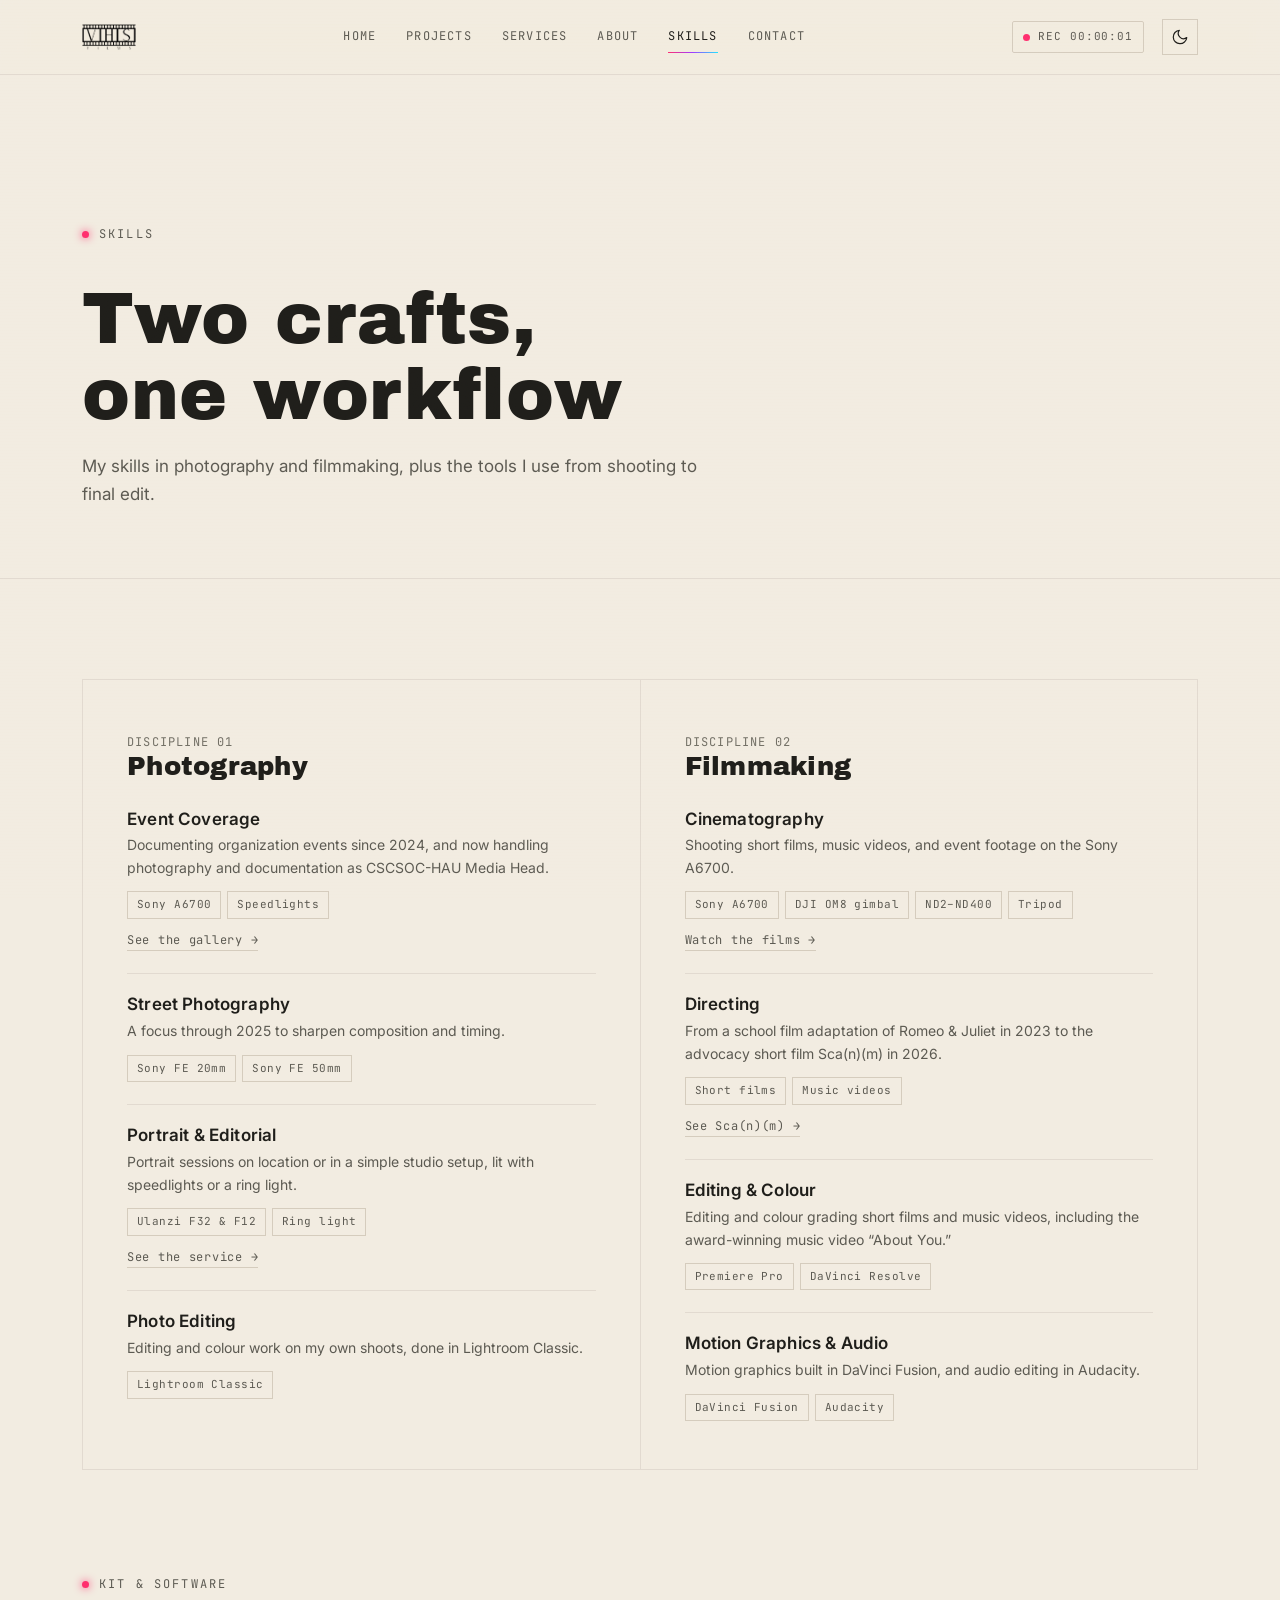
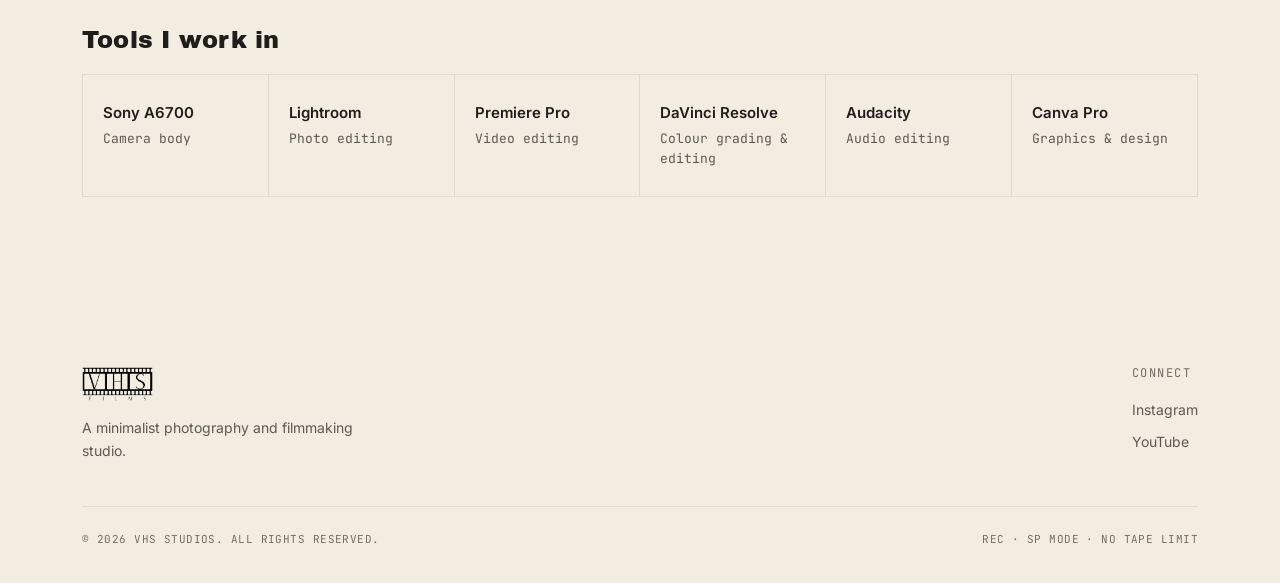
<file: skills.html>
<!DOCTYPE html>
<html lang="en">
<head>
<meta charset="UTF-8">
<meta name="viewport" content="width=device-width, initial-scale=1, viewport-fit=cover">
<title>Skills — VHS Studios</title>
<link rel="icon" type="image/x-icon" href="favicon.ico">
<link rel="icon" type="image/png" sizes="32x32" href="favicon-32.png">
<link rel="apple-touch-icon" href="apple-touch-icon.png">
<meta name="theme-color" content="#0a0a0a">
<script>
/* apply the saved theme BEFORE the page paints (prevents a flash of the wrong theme). Default = light. */
var vhsTheme = 'light';
try {
  var vhsSaved = localStorage.getItem('vhs-theme');
  if (vhsSaved === 'dark' || vhsSaved === 'light') { vhsTheme = vhsSaved; }
} catch (e) { /* storage blocked: stay on light */ }
document.documentElement.setAttribute('data-theme', vhsTheme);
var vhsMeta = document.querySelector('meta[name="theme-color"]');
if (vhsMeta) { vhsMeta.setAttribute('content', vhsTheme === 'dark' ? '#0a0a0a' : '#f6f3ec'); }
</script>
<link rel="stylesheet" href="style.css">
</head>
<body>

<header class="site-header">
  <div class="container">
    <a href="index.html" class="logo"><img src="images/vhs-logo.png" alt="VHS Studios"></a>
    <nav class="main-nav">
      <a href="index.html">Home</a>
      <a href="projects.html">Projects</a>
      <a href="services.html">Services</a>
      <a href="about.html">About</a>
      <a href="skills.html" class="active">Skills</a>
      <a href="contact.html">Contact</a>
    </nav>
    <div class="nav-right">
      <span class="rec-badge"><span class="rec-dot"></span>REC <span class="rec-time">00:00:00</span></span>
      <button type="button" class="theme-toggle" aria-label="Switch color theme" title="Switch color theme">
        <svg class="icon-moon" viewBox="0 0 24 24" aria-hidden="true"><path d="M21 12.8A9 9 0 1 1 11.2 3a7 7 0 0 0 9.8 9.8z"/></svg>
        <svg class="icon-sun" viewBox="0 0 24 24" aria-hidden="true"><circle cx="12" cy="12" r="4"/><path d="M12 2v2M12 20v2M4.9 4.9l1.4 1.4M17.7 17.7l1.4 1.4M2 12h2M20 12h2M4.9 19.1l1.4-1.4M17.7 6.3l1.4-1.4"/></svg>
      </button>
      <button class="nav-toggle" aria-label="Toggle menu" aria-expanded="false"><span></span></button>
    </div>
  </div>
</header>

<main>
  <section class="page-hero">
    <div class="container">
      <span class="eyebrow">Skills</span>
      <h1 class="glitch" data-text="Two crafts, one workflow">Two crafts,<br>one workflow</h1>
      <p class="lede">My skills in photography and filmmaking, plus the tools I use from shooting to final edit.</p>
    </div>
  </section>

  <section class="section reveal" style="padding-bottom:0; border-bottom:none;">
    <div class="container">
      <div class="skill-cols">
        <div class="skill-col">
          <span class="sub">Discipline 01</span>
          <h3>Photography</h3>
          <div class="skill-item">
            <h4>Event Coverage</h4>
            <p>Documenting organization events since 2024, and now handling photography and documentation as CSCSOC-HAU Media Head.</p>
            <div class="skill-tools"><span>Sony A6700</span><span>Speedlights</span></div>
            <a href="photography.html" class="skill-proof">See the gallery →</a>
          </div>
          <div class="skill-item">
            <h4>Street Photography</h4>
            <p>A focus through 2025 to sharpen composition and timing.</p>
            <div class="skill-tools"><span>Sony FE 20mm</span><span>Sony FE 50mm</span></div>
          </div>
          <div class="skill-item">
            <h4>Portrait &amp; Editorial</h4>
            <p>Portrait sessions on location or in a simple studio setup, lit with speedlights or a ring light.</p>
            <div class="skill-tools"><span>Ulanzi F32 &amp; F12</span><span>Ring light</span></div>
            <a href="services.html" class="skill-proof">See the service →</a>
          </div>
          <div class="skill-item">
            <h4>Photo Editing</h4>
            <p>Editing and colour work on my own shoots, done in Lightroom Classic.</p>
            <div class="skill-tools"><span>Lightroom Classic</span></div>
          </div>
        </div>
        <div class="skill-col">
          <span class="sub">Discipline 02</span>
          <h3>Filmmaking</h3>
          <div class="skill-item">
            <h4>Cinematography</h4>
            <p>Shooting short films, music videos, and event footage on the Sony A6700.</p>
            <div class="skill-tools"><span>Sony A6700</span><span>DJI OM8 gimbal</span><span>ND2–ND400</span><span>Tripod</span></div>
            <a href="films.html" class="skill-proof">Watch the films →</a>
          </div>
          <div class="skill-item">
            <h4>Directing</h4>
            <p>From a school film adaptation of Romeo &amp; Juliet in 2023 to the advocacy short film Sca(n)(m) in 2026.</p>
            <div class="skill-tools"><span>Short films</span><span>Music videos</span></div>
            <a href="films.html" class="skill-proof">See Sca(n)(m) →</a>
          </div>
          <div class="skill-item">
            <h4>Editing &amp; Colour</h4>
            <p>Editing and colour grading short films and music videos, including the award-winning music video “About You.”</p>
            <div class="skill-tools"><span>Premiere Pro</span><span>DaVinci Resolve</span></div>
          </div>
          <div class="skill-item">
            <h4>Motion Graphics &amp; Audio</h4>
            <p>Motion graphics built in DaVinci Fusion, and audio editing in Audacity.</p>
            <div class="skill-tools"><span>DaVinci Fusion</span><span>Audacity</span></div>
          </div>
        </div>
      </div>
    </div>
  </section>

  <section class="section" style="border-bottom:none;">
    <div class="container reveal">
      <span class="eyebrow">Kit &amp; software</span>
      <h2 style="margin-top:14px;">Tools I work in</h2>
      <div class="tool-grid">
        <div class="tool-cell"><b>Sony A6700</b>Camera body</div>
        <div class="tool-cell"><b>Lightroom</b>Photo editing</div>
        <div class="tool-cell"><b>Premiere Pro</b>Video editing</div>
        <div class="tool-cell"><b>DaVinci Resolve</b>Colour grading &amp; editing</div>
        <div class="tool-cell"><b>Audacity</b>Audio editing</div>
        <div class="tool-cell"><b>Canva Pro</b>Graphics &amp; design</div>
      </div>
    </div>
  </section>
</main>

<footer class="site-footer">
  <div class="container">
    <div class="footer-top">
      <div>
        <a href="index.html" class="footer-logo"><img src="images/vhs-logo.png" alt="VHS Studios"></a>
        <p style="color:var(--text-dim); font-size:14px; max-width:280px; margin-top:16px;">A minimalist photography and filmmaking studio.</p>
      </div>
      <div class="footer-cols">
        <div class="footer-col">
          <h4>Connect</h4>
          <a href="https://www.instagram.com/heyyden.arw/" target="_blank" rel="noopener">Instagram</a>
          <a href="https://youtube.com/@vhsstudioproduction" target="_blank" rel="noopener">YouTube</a>
        </div>
      </div>
    </div>
    <div class="footer-bottom">
      <span>© 2026 VHS STUDIOS. ALL RIGHTS RESERVED.</span>
      <span>REC · SP MODE · NO TAPE LIMIT</span>
    </div>
  </div>
</footer>

<script src="script.js"></script>
</body>
</html>
</file>
<file: style.css>
/* ============================================================
   VHS STUDIOS — shared stylesheet
   Themes: light (default) and dark, switched with <html data-theme="light|dark">.
           All colours come from the CSS variables in :root (light) and
           html[data-theme="dark"] (dark). Accents: magenta #ff2f6e / cyan #21e6ff / violet #a239ff
   Type:   Archivo Black (display) / Inter (body) / JetBrains Mono (utility)
   ============================================================ */

@import url('https://fonts.googleapis.com/css2?family=Archivo+Black&family=Inter:wght@400;500;600&family=JetBrains+Mono:wght@400;500;600&display=swap');

:root{
  /* ---- WARM CREAM / OFF-WHITE THEME ---- */
  --bg:#f2ece1;                 
  --bg-alt:#e8e1d4;             
  --surface:#f9f5ed;             
  --surface-2:#e1d9ca;       
  --line:#d5ccbd;                
  --line-soft:#e2dad0;         
  --text:#1f1e1a;                 
  --text-dim:#5c5a52;             
  --text-faint:#726f65;         
  --bg-rgb:242,236,225;          
  --text-rgb:31,30,26;
  
  /* Accents */
  --magenta:#ff2f6e;
  --cyan:#21e6ff;
  --violet:#a239ff;
  --magenta-text:#c91650;
  --cyan-text:#0b7285;
  --focus:#0b7285;
  --scan-line:rgba(70,60,45,.04);
  --hero-shadow:none;
  --hero-kicker:var(--text);
  --btn-solid-hover:#57554d;
  --btn-solid-hover-text:#f2ece1;
  --overlay-svc:rgba(38,34,28,.55);
  --shadow-pop:0 24px 60px rgba(60,50,35,.18);
  --media-bg:#151513;             
  --grad: linear-gradient(115deg,#ff2f6e 0%, #a239ff 48%, #21e6ff 100%);
  --font-display:'Archivo Black', 'Arial Black', sans-serif;
  --font-body:'Inter', system-ui, sans-serif;
  --font-mono:'JetBrains Mono', monospace;
  --ease:cubic-bezier(.16,.84,.44,1);
  --container:1180px;
  color-scheme:light;
}

/* ---- DARK THEME: the original palette ---- */
html[data-theme="dark"]{
  --bg:#0a0a0a;
  --bg-alt:#101010;
  --surface:#151513;
  --surface-2:#1b1b19;
  --line:#2a2a26;
  --line-soft:#1e1e1b;
  --text:#f2f1ec;
  --text-dim:#8f8f89;
  --text-faint:#57564f;
  --bg-rgb:10,10,10;
  --text-rgb:242,241,236;
  --magenta-text:#ff2f6e;
  --cyan-text:#21e6ff;
  --focus:#21e6ff;
  --scan-line:var(--scan-line);
  --hero-shadow:0 2px 6px rgba(0,0,0,.9);
  --hero-kicker:rgba(242,241,236,.85);
  --btn-solid-hover:#b9b8b2;
  --btn-solid-hover-text:#0a0a0a;
  --overlay-svc:rgba(0,0,0,.86);
  --shadow-pop:0 24px 60px rgba(0,0,0,.5);
  color-scheme:dark;
}

*,*::before,*::after{ box-sizing:border-box; }
html{ scroll-behavior:smooth; }
@media (prefers-reduced-motion: reduce){
  html{ scroll-behavior:auto; }
  *,*::before,*::after{ animation-duration:.001ms !important; animation-iteration-count:1 !important; transition-duration:.001ms !important; scroll-behavior:auto !important; }
}

body{
  margin:0;
  background:var(--bg);
  color:var(--text);
  font-family:var(--font-body);
  font-size:16px;
  line-height:1.6;
  -webkit-font-smoothing:antialiased;
  position:relative;
  overflow-x:hidden;
}

/* film grain + scanlines — the site-wide signature texture */
body::before{
  content:"";
  position:fixed; inset:0;
  z-index:998;
  pointer-events:none;
  background-image:
    repeating-linear-gradient(180deg, var(--scan-line) 0px, var(--scan-line) 1px, transparent 1px, transparent 3px);
  mix-blend-mode:overlay;
  opacity:.5;
}
body::after{
  content:"";
  position:fixed; inset:0;
  z-index:997;
  pointer-events:none;
  opacity:.05;
  background-image:url("data:image/svg+xml,%3Csvg xmlns='http://www.w3.org/2000/svg' width='120' height='120'%3E%3Cfilter id='n'%3E%3CfeTurbulence type='fractalNoise' baseFrequency='0.9' numOctaves='2' stitchTiles='stitch'/%3E%3C/filter%3E%3Crect width='100%25' height='100%25' filter='url(%23n)'/%3E%3C/svg%3E");
  mix-blend-mode:overlay;
}

a{ color:inherit; text-decoration:none; }
img{ max-width:100%; display:block; }
ul{ list-style:none; margin:0; padding:0; }
h1,h2,h3,h4{ font-family:var(--font-display); font-weight:400; line-height:1.05; margin:0; letter-spacing:.01em; }
p{ margin:0; }
button{ font-family:inherit; }

.container{ max-width:var(--container); margin:0 auto; padding:0 32px; }
.eyebrow{
  font-family:var(--font-mono);
  font-size:12px;
  letter-spacing:.18em;
  text-transform:uppercase;
  color:var(--text-dim);
  display:inline-flex;
  align-items:center;
  gap:10px;
  margin-bottom: 20px;
}
.eyebrow::before{
  content:"";
  width:7px; height:7px; border-radius:50%;
  background:var(--magenta);
  box-shadow:0 0 8px var(--magenta);
}

/* ---------- focus ---------- */
a:focus-visible, button:focus-visible, input:focus-visible, textarea:focus-visible, select:focus-visible{
  outline:2px solid var(--focus);
  outline-offset:3px;
}

/* ---------- header ---------- */
.site-header{
  position:sticky; top:0; z-index:500;
  background:rgba(var(--bg-rgb), .72);
  backdrop-filter:blur(14px) saturate(140%);
  border-bottom:1px solid var(--line-soft);
}
.site-header .container{
  display:flex; align-items:center; justify-content:space-between;
  height:74px;
}
.logo img {
  filter: invert(1) brightness(0.2);
}
html[data-theme="dark"] .logo img {
  filter: none;
}
.logo{
  font-family:var(--font-display);
  font-size:18px;
  letter-spacing:.02em;
  display:flex; align-items:baseline; gap:2px;
}

.logo span{ color:var(--magenta); }
.logo img{ height:26px; width:auto; display:block; }
.footer-logo img{ height:34px; width:auto; display:block; }
.footer-logo img {
  filter: invert(1) brightness(0.2);
}

html[data-theme="dark"] .footer-logo img {
  filter: none;
}
.rec-badge{
  font-family:var(--font-mono);
  font-size:11px;
  letter-spacing:.08em;
  color:var(--text-dim);
  display:flex; align-items:center; gap:8px;
  border:1px solid var(--line);
  padding:6px 10px;
  border-radius:2px;
}
.rec-dot{
  width:7px; height:7px; border-radius:50%;
  background:var(--magenta);
  animation:blink 1.4s steps(1) infinite;
}
@keyframes blink{ 50%{ opacity:.15; } }

.main-nav{ display:flex; align-items:center; gap:2px; }
.main-nav a{
  font-family:var(--font-mono);
  font-size:12px;
  letter-spacing:.1em;
  text-transform:uppercase;
  color:var(--text-dim);
  padding:10px 14px;
  position:relative;
  transition:color .25s var(--ease);
}
.main-nav a:hover, .main-nav a.active{ color:var(--text); }
.main-nav a.active::after{
  content:"";
  position:absolute; left:14px; right:14px; bottom:4px; height:1px;
  background:var(--grad);
}
.nav-right{ display:flex; align-items:center; gap:18px; }

/* theme toggle (sun / moon) */
.theme-toggle{
  position:relative; flex:none;
  width:36px; height:36px; padding:0;
  display:inline-flex; align-items:center; justify-content:center;
  background:none; border:1px solid var(--line); color:var(--text);
  cursor:pointer;
  transition:border-color .25s var(--ease), background-color .25s var(--ease), color .25s var(--ease);
}
.theme-toggle:hover{ border-color:var(--text-dim); background:var(--surface-2); }
.theme-toggle svg{
  position:absolute; width:18px; height:18px;
  fill:none; stroke:currentColor; stroke-width:1.6; stroke-linecap:round; stroke-linejoin:round;
  transition:opacity .35s var(--ease), transform .5s var(--ease);
}
/* light mode shows the moon (click = go dark), dark mode shows the sun (click = go light) */
.theme-toggle .icon-moon{ opacity:1; transform:rotate(0) scale(1); }
.theme-toggle .icon-sun{ opacity:0; transform:rotate(-90deg) scale(.5); }
html[data-theme="dark"] .theme-toggle .icon-moon{ opacity:0; transform:rotate(90deg) scale(.5); }
html[data-theme="dark"] .theme-toggle .icon-sun{ opacity:1; transform:rotate(0) scale(1); }

/* smooth colour change while switching theme (class is added by script.js for a moment) */
html.theme-anim, html.theme-anim *, html.theme-anim *::before, html.theme-anim *::after{
  transition:background-color .4s ease, color .4s ease, border-color .4s ease, box-shadow .4s ease, fill .4s ease, stroke .4s ease !important;
}

.nav-toggle{
  display:none;
  width:36px; height:36px;
  background:none; border:1px solid var(--line);
  color:var(--text);
  align-items:center; justify-content:center;
  cursor:pointer;
  transition:border-color .25s var(--ease), background-color .25s var(--ease);
}
.nav-toggle:hover{ border-color:var(--text-dim); background:var(--surface-2); }
.nav-toggle span{
  display:block; width:16px; height:1px; background:var(--text); position:relative;
}
.nav-toggle span::before,.nav-toggle span::after{
  content:""; position:absolute; left:0; width:16px; height:1px; background:var(--text);
}
.nav-toggle span::before{ top:-5px; }
.nav-toggle span::after{ top:5px; }

@media (max-width:860px){
  .main-nav{
    position:fixed; inset:74px 0 0 0;
    background:var(--bg);
    flex-direction:column;
    align-items:flex-start;
    padding:24px 32px;
    gap:4px;
    transform:translateY(-8px);
    opacity:0;
    pointer-events:none;
    transition:opacity .25s var(--ease), transform .25s var(--ease);
    border-top:1px solid var(--line-soft);
  }
  .main-nav.open{ opacity:1; transform:translateY(0); pointer-events:auto; }
  .main-nav a{ font-size:15px; padding:14px 0; width:100%; border-bottom:1px solid var(--line-soft); }
  .nav-toggle{ display:flex; }
  .rec-badge{ display:none; }
  .nav-right{ gap:10px; }
}

/* ---------- buttons ---------- */
.btn{
  display:inline-flex; align-items:center; gap:10px;
  font-family:var(--font-mono);
  font-size:12px; letter-spacing:.1em; text-transform:uppercase;
  padding:14px 24px;
  border:1px solid var(--text);
  color:var(--text);
  background:transparent;
  cursor:pointer;
  position:relative;
  overflow:hidden;
  isolation:isolate;
  transition:color .3s var(--ease), border-color .3s var(--ease), background-color .3s var(--ease), transform .2s var(--ease);
}
.btn:active{ transform:translateY(1px); }
.btn::before{
  content:"";
  position:absolute; inset:0;
  background:var(--grad);
  transform:translateX(-101%);
  transition:transform .35s var(--ease);
  z-index:-1;
}
.btn:hover{ color:#0a0a0a; border-color:transparent; }
.btn:hover::before{ transform:translateX(0); }
.btn-solid, .btn-play{ background:var(--text); color:var(--bg); border-color:var(--text); }
.btn-solid::before, .btn-play::before{ display:none; }
/* filled (white in dark mode) buttons turn gray on hover */
.btn-solid:hover, .btn-play:hover{ background:var(--btn-solid-hover); border-color:var(--btn-solid-hover); color:var(--btn-solid-hover-text); }
.btn-ghost{ border-color:var(--line); color:var(--text-dim); }
.btn-ghost:hover{ color:#0a0a0a; }

/* ---------- glitch text ---------- */
.glitch{ position:relative; display:inline-block; }
.glitch:hover{ animation:glitch-shake .32s steps(2,end); }
.glitch:hover::before,.glitch:hover::after{
  content:attr(data-text);
  position:absolute; left:0; top:0; width:100%; height:100%;
  overflow:hidden;
}
.glitch:hover::before{ color:var(--magenta); mix-blend-mode:screen; animation:glitch-1 .32s steps(2,end); }
.glitch:hover::after{ color:var(--cyan); mix-blend-mode:screen; animation:glitch-2 .32s steps(2,end); }
html[data-theme="light"] .glitch:hover::before, html[data-theme="light"] .glitch:hover::after{ mix-blend-mode:multiply; }
@keyframes glitch-1{
  0%{ clip-path:inset(0 0 90% 0); transform:translate(0,0); }
  20%{ clip-path:inset(10% 0 60% 0); transform:translate(-3px,0); }
  40%{ clip-path:inset(70% 0 5% 0); transform:translate(3px,0); }
  60%{ clip-path:inset(30% 0 40% 0); transform:translate(-2px,0); }
  100%{ clip-path:inset(0 0 100% 0); transform:translate(0,0); }
}
@keyframes glitch-2{
  0%{ clip-path:inset(90% 0 0 0); transform:translate(0,0); }
  20%{ clip-path:inset(50% 0 20% 0); transform:translate(3px,0); }
  40%{ clip-path:inset(5% 0 80% 0); transform:translate(-3px,0); }
  60%{ clip-path:inset(60% 0 10% 0); transform:translate(2px,0); }
  100%{ clip-path:inset(100% 0 0 0); transform:translate(0,0); }
}
@keyframes glitch-shake{
  0%,100%{ transform:translate(0,0); } 25%{ transform:translate(-1px,1px); } 75%{ transform:translate(1px,-1px); }
}

/* ---------- reveal on scroll ---------- */
.reveal{ opacity:0; transform:translateY(28px); transition:opacity .8s var(--ease), transform .8s var(--ease); }
.reveal.in{ opacity:1; transform:translateY(0); }
.reveal-stagger > *{ transition-delay:calc(var(--i,0) * 70ms); }

/* ---------- page hero (inner pages) ---------- */
.page-hero{padding:150px 0 70px;border-bottom:1px solid var(--line-soft);}
.page-hero h1{ font-size:clamp(40px,6vw,72px); margin:18px 0 20px; }
.page-hero .lede{ max-width:640px; color:var(--text-dim); font-size:17px; }
.page-hero .container {display: flex;flex-direction: column;align-items: flex-start;}
/* ---------- section ---------- */
.section{ padding:100px 0; border-bottom:1px solid var(--line-soft); }
.section-head{ display:flex; align-items:flex-end; justify-content:space-between; gap:24px; margin-bottom:56px; flex-wrap:wrap; }
.section-head h2{ font-size:clamp(28px,4vw,44px); margin-top:14px; }

/* ---------- footer ---------- */
.site-footer{ padding:70px 0 34px; }
.footer-top{ display:flex; justify-content:space-between; gap:32px; flex-wrap:wrap; padding-bottom:44px; border-bottom:1px solid var(--line-soft); }
.footer-cols{ display:flex; gap:64px; flex-wrap:wrap; }
.footer-col a{ transition:color .25s var(--ease); }
.footer-col h4{ font-family:var(--font-mono); font-size:12px; letter-spacing:.12em; text-transform:uppercase; color:var(--text-faint); margin-bottom:14px; }
.footer-col a, .footer-col p{ display:block; color:var(--text-dim); font-size:14px; padding:5px 0; }
.footer-col a:hover{ color:var(--text); }
.footer-bottom{ display:flex; justify-content:space-between; padding-top:24px; font-family:var(--font-mono); font-size:11px; color:var(--text-faint); letter-spacing:.04em; flex-wrap:wrap; gap:10px; }

/* ============================================================
   HOME
   ============================================================ */
.hero{
  position:relative;
  min-height:100svh;
  display:flex; flex-direction:column; justify-content: space-between;
  padding:120px 0 60px;
  overflow:hidden;
}
.hero-bg{
  position:absolute; inset:0; z-index:-2;
  background:
    radial-gradient(circle at 18% 20%, rgba(255,47,110,.55), transparent 45%),
    radial-gradient(circle at 82% 15%, rgba(33,230,255,.4), transparent 42%),
    radial-gradient(circle at 55% 85%, rgba(162,57,255,.45), transparent 50%),
    var(--bg);
  filter:saturate(1.15);
  animation:hero-drift 18s ease-in-out infinite alternate;
}
/* light mode: same colours, softer glow on the warm background */
html[data-theme="light"] .hero-bg{
  background:
    radial-gradient(circle at 18% 20%, rgba(255,47,110,.30), transparent 45%),
    radial-gradient(circle at 82% 15%, rgba(33,230,255,.28), transparent 42%),
    radial-gradient(circle at 55% 85%, rgba(162,57,255,.24), transparent 50%),
    var(--bg);
}
@keyframes hero-drift{
  0%{ transform:scale(1) translate(0,0); }
  100%{ transform:scale(1.08) translate(-2%,1%); }
}
.hero-bg::after{
  content:""; position:absolute; inset:0;
  background:linear-gradient(180deg, rgba(var(--bg-rgb), .15) 0%, rgba(var(--bg-rgb), .75) 78%, var(--bg) 100%);
}
.hero-tape{
  font-family:var(--font-mono); font-size:12px; color:var(--text-dim);
  display:flex; gap:22px; letter-spacing:.08em; margin-bottom:26px; flex-wrap:wrap;
}
.hero h1{
  font-size:clamp(52px,9.5vw,128px);
  letter-spacing:-.01em;
}
.hero h1 small{
  display:block;
  font-family:var(--font-mono);
  font-size:clamp(13px,1.6vw,17px);
  color:var(--hero-kicker);
  letter-spacing:.14em;
  text-transform:uppercase;
  margin-bottom:14px;
  text-shadow:var(--hero-shadow);
}
.hero-sub{
  max-width:560px; margin-top:26px; color:var(--text-dim); font-size:18px; text-shadow:var(--hero-shadow);
}
.hero-actions{ display:flex; gap:16px; margin-top:44px; flex-wrap:wrap; }
.scroll-cue{
  position:absolute; bottom:34px; left:32px;
  font-family:var(--font-mono); font-size:11px; color:var(--text-faint);
  display:flex; align-items:center; gap:10px;
  letter-spacing:.1em;
}
.scroll-cue .bar{ width:1px; height:34px; background:var(--text-faint); position:relative; overflow:hidden; }
.scroll-cue .bar::after{ content:""; position:absolute; top:-100%; left:0; width:100%; height:100%; background:var(--grad); animation:scrollbar 1.8s ease-in-out infinite; }
@keyframes scrollbar{ 0%{ top:-100%; } 100%{ top:100%; } }

/* split cards (photography / films teaser) */
.split-grid{ display:grid; grid-template-columns:1fr 1fr; gap:1px; background:var(--line-soft); border:1px solid var(--line-soft); }
.split-card{
  background:var(--bg);
  padding:56px 44px;
  min-height:340px;
  display:flex; flex-direction:column; justify-content:space-between;
  position:relative;
  overflow:hidden;
  transition:background .4s var(--ease);
}
.split-card:hover{ background:var(--surface); }
.split-card .tag{ font-family:var(--font-mono); font-size:12px; color:var(--text-faint); letter-spacing:.14em; text-transform:uppercase; }
.split-card h3{ font-size:clamp(30px,3.4vw,46px); margin-top:22px; }
.split-card .arrow{
  font-family:var(--font-mono); font-size:13px; color:var(--text-dim);
  display:inline-flex; align-items:center; gap:10px; margin-top:30px;
  transition:gap .3s var(--ease), color .3s var(--ease);
}
.split-card:hover .arrow{ gap:16px; color:var(--text); }
.split-card::before{
  content:""; position:absolute; right:-40px; top:-40px; width:220px; height:220px; border-radius:50%;
  opacity:0; transition:opacity .4s var(--ease);
  filter:blur(50px);
}
.split-card.photo::before{ background:var(--magenta); }
.split-card.film::before{ background:var(--cyan); }
.split-card:hover::before{ opacity:.35; }

@media (max-width:760px){ .split-grid{ grid-template-columns:1fr; } }

/* services strip */
.strip-list{ border-top:1px solid var(--line-soft); }
.strip-item{
  display:flex; align-items:center; justify-content:space-between; gap:24px;
  padding:30px 0; border-bottom:1px solid var(--line-soft);
  transition:padding-left .3s var(--ease);
}
.strip-item:hover{ padding-left:14px; }
.strip-item .num{ font-family:var(--font-mono); color:var(--text-faint); font-size:13px; width:40px; flex:none; }
.strip-item .name{ font-family:var(--font-display); font-size:clamp(20px,2.6vw,30px); flex:1; }
.strip-item .desc{ color:var(--text-dim); font-size:14px; max-width:280px; flex:none; }

/* testimonials */
.testimonial-grid{ display:grid; grid-template-columns:repeat(3,1fr); gap:20px; }
.testimonial{ margin:0; padding:34px 28px; background:var(--surface); border:1px solid var(--line-soft); display:flex; flex-direction:column; justify-content:space-between; gap:28px; transition:border-color .3s var(--ease), transform .3s var(--ease); }
.testimonial:hover{ border-color:var(--line); transform:translateY(-3px); }
.testimonial blockquote{ margin:0; font-size:16px; line-height:1.65; }
.testimonial blockquote::before{ content:"\201C"; display:block; font-family:var(--font-display); font-size:44px; line-height:.8; color:var(--magenta); margin-bottom:14px; }
.testimonial figcaption b{ display:block; font-weight:600; font-size:15px; }
.testimonial figcaption span{ font-family:var(--font-mono); font-size:11px; letter-spacing:.06em; text-transform:uppercase; color:var(--text-faint); }
@media (max-width:860px){ .testimonial-grid{ grid-template-columns:1fr; } }

/* cta band */
.cta-band{ padding:110px 0; text-align:center; border-bottom:1px solid var(--line-soft); }
.cta-band h2{ font-size:clamp(32px,5.4vw,64px); max-width:820px; margin:0 auto 34px; }

/* ============================================================
   ABOUT / SKILLS / SERVICES / PROJECTS shared components
   ============================================================ */
.about-grid{ display:grid; grid-template-columns:.85fr 1.15fr; gap:70px; align-items:start; }
.portrait{
  aspect-ratio:3/4; border:1px solid var(--line);
  background:
    radial-gradient(circle at 30% 20%, rgba(255,47,110,.5), transparent 55%),
    radial-gradient(circle at 75% 80%, rgba(33,230,255,.4), transparent 55%),
    var(--media-bg);
  position:relative; overflow:hidden;
}
.portrait img{ position:absolute; inset:0; width:100%; height:100%; object-fit:cover; display:block; }
.portrait::after{ z-index:1; text-shadow:0 1px 6px rgba(0,0,0,.8);
  content:"VHS-01 · SP · 00:00:00";
  position:absolute; left:14px; bottom:14px;
  font-family:var(--font-mono); font-size:11px; color:rgba(242,241,236,.8);
  letter-spacing:.06em;
}
@media (max-width:820px){ .about-grid{ grid-template-columns:1fr; gap:40px; } }

.timeline{ border-top:1px solid var(--line-soft); margin-top:20px; }
.timeline-row{ display:grid; grid-template-columns:140px 1fr; gap:24px; padding:26px 0; border-bottom:1px solid var(--line-soft); }
.timeline-row .time{ font-family:var(--font-mono); font-size:13px; color:var(--magenta-text); }
.timeline-row h4{ font-size:19px; font-family:var(--font-body); font-weight:600; margin-bottom:6px; }
.timeline-row p{ color:var(--text-dim); font-size:14px; max-width:520px; }
@media (max-width:600px){ .timeline-row{ grid-template-columns:1fr; gap:6px; } }

.pillars{ display:grid; grid-template-columns:repeat(3,1fr); gap:1px; background:var(--line-soft); border:1px solid var(--line-soft); margin-top:20px; }
.pillar{ background:var(--bg); padding:34px 28px; }
.pillar .idx{ font-family:var(--font-mono); font-size:12px; color:var(--text-faint); }
.pillar h4{ font-family:var(--font-body); font-weight:600; font-size:17px; margin:14px 0 10px; }
.pillar p{ color:var(--text-dim); font-size:14px; }
@media (max-width:760px){ .pillars{ grid-template-columns:1fr; } }

/* skills page */
.skill-cols{ display:grid; grid-template-columns:1fr 1fr; gap:1px; background:var(--line-soft); border:1px solid var(--line-soft); }
.skill-col{ background:var(--bg); padding:48px 44px; }
.skill-col h3{ font-size:26px; margin-bottom:8px; }
.skill-col .sub{ font-family:var(--font-mono); font-size:12px; color:var(--text-faint); letter-spacing:.1em; text-transform:uppercase; }
.skill-item{ padding:22px 0; border-bottom:1px solid var(--line-soft); }
.skill-item:last-child{ border-bottom:none; padding-bottom:0; }
.skill-item h4{ font-family:var(--font-body); font-weight:600; font-size:17px; margin-bottom:6px; }
.skill-item p{ color:var(--text-dim); font-size:14px; max-width:460px; }
.skill-tools{ display:flex; flex-wrap:wrap; gap:6px; margin-top:12px; }
.skill-tools span{ font-family:var(--font-mono); font-size:11px; letter-spacing:.04em; border:1px solid var(--line); padding:4px 9px; color:var(--text-dim); }
.skill-proof{ display:inline-block; margin-top:12px; font-family:var(--font-mono); font-size:12px; letter-spacing:.06em; color:var(--text-dim); border-bottom:1px solid var(--line); transition:color .25s var(--ease), border-color .25s var(--ease); }
.skill-proof:hover{ color:var(--magenta-text); border-color:var(--magenta); }
@media (max-width:820px){ .skill-cols{ grid-template-columns:1fr; } }

.tag-cloud{ display:flex; flex-wrap:wrap; gap:10px; margin-top:26px; }
.tag-chip{
  font-family:var(--font-mono); font-size:12px; letter-spacing:.05em;
  border:1px solid var(--line); padding:9px 14px; color:var(--text-dim);
  transition:border-color .25s var(--ease), color .25s var(--ease);
}
.tag-chip:hover{ border-color:var(--magenta); color:var(--text); }

.tool-grid{ display:grid; grid-template-columns:repeat(auto-fill,minmax(160px,1fr)); gap:1px; background:var(--line-soft); border:1px solid var(--line-soft); margin-top:20px; }
.tool-cell{ background:var(--bg); padding:26px 20px; font-family:var(--font-mono); font-size:13px; color:var(--text-dim); }
.tool-cell b{ display:block; color:var(--text); font-family:var(--font-body); font-weight:600; font-size:15px; margin-bottom:4px; }

/* services page */
.service-list{ margin-top:10px; }
.service-card{
  border-bottom:1px solid var(--line-soft);
  padding:40px 0;
  display:grid; grid-template-columns:80px 1fr 220px; gap:24px; align-items:start;
}
.service-card .num{ font-family:var(--font-mono); color:var(--text-faint); font-size:14px; }
.service-card h3{ font-size:clamp(24px,3vw,32px); margin-bottom:10px; }
.service-card p{ color:var(--text-dim); font-size:14px; max-width:520px; }
.service-card .meta{ font-family:var(--font-mono); font-size:12px; color:var(--text-dim); text-align:right; line-height:1.8; }
@media (max-width:760px){ .service-card{ grid-template-columns:1fr; } .service-card .meta{ text-align:left; } }

/* projects page */
.project-portals{ display:grid; grid-template-columns:1fr 1fr; gap:24px; margin-top:20px; }
.portal-card{
  position:relative; overflow:hidden; color:#f2f1ec;
  border:1px solid var(--line);
  min-height:460px;
  display:flex; flex-direction:column; justify-content:flex-end;
  padding:38px;
}
.portal-card .bg{ position:absolute; inset:0; z-index:-1; transition:transform .6s var(--ease); }
.portal-card:hover .bg{ transform:scale(1.06); }
.portal-card .bg img{ position:absolute; inset:0; width:100%; height:100%; object-fit:cover; display:block; }
.portal-card .bg:has(img)::after{ content:""; position:absolute; inset:0; background:linear-gradient(0deg, rgba(0,0,0,.8), rgba(0,0,0,.1) 65%); }
.portal-card.photo .bg{ background:radial-gradient(circle at 30% 30%, rgba(255,47,110,.6), transparent 55%), radial-gradient(circle at 80% 90%, rgba(162,57,255,.4), transparent 55%), var(--media-bg); }
.portal-card.film .bg{ background:radial-gradient(circle at 70% 20%, rgba(33,230,255,.55), transparent 55%), radial-gradient(circle at 20% 90%, rgba(162,57,255,.4), transparent 55%), var(--media-bg); }
.portal-card .tag{ font-family:var(--font-mono); font-size:12px; letter-spacing:.14em; color:rgba(242,241,236,.7); text-transform:uppercase; }
.portal-card h3{ font-size:clamp(34px,4.4vw,54px); margin:14px 0 18px; }
.portal-card .count{ font-family:var(--font-mono); font-size:12px; color:rgba(242,241,236,.6); }
@media (max-width:760px){ .project-portals{ grid-template-columns:1fr; } }

/* ============================================================
   PHOTOGRAPHY PAGE
   ============================================================ */
.equip-list{ margin-top:10px; }
.equip-row{ display:grid; grid-template-columns:150px 1fr 130px; gap:20px; padding:22px 0; border-bottom:1px solid var(--line-soft); align-items:center; }
.equip-row .cat{ font-family:var(--font-mono); font-size:11px; color:var(--text-faint); letter-spacing:.1em; text-transform:uppercase; }
.equip-row .name{ font-size:17px; font-weight:600; }
.equip-row .status{ font-family:var(--font-mono); font-size:11px; color:var(--cyan-text); text-align:right; letter-spacing:.06em; }
@media (max-width:700px){ .equip-row{ grid-template-columns:1fr; gap:6px; } .equip-row .status{ text-align:left; } }

.gallery-masonry{ column-count:3; column-gap:14px; margin-top:10px; }
.gallery-masonry .g-item{
  break-inside:avoid; margin-bottom:14px; position:relative; overflow:hidden;
  border:1px solid var(--line-soft);
}
.gallery-masonry .g-item img,.gallery-masonry .g-item .ph{ width:100%; display:block; transition:transform .6s var(--ease); object-fit:cover; }
.gallery-masonry .g-item:hover img,.gallery-masonry .g-item:hover .ph{ transform:scale(1.05); }
.g-item .ph{ aspect-ratio:var(--ar,4/5); background-color:var(--media-bg); }
.g-item .cap{
  position:absolute; left:0; right:0; bottom:0; padding:14px;
  font-family:var(--font-mono); font-size:11px; color:#fff;
  background:linear-gradient(0deg, rgba(0,0,0,.75), transparent);
  opacity:0; transform:translateY(6px);
  transition:opacity .3s var(--ease), transform .3s var(--ease);
}
.g-item:hover .cap{ opacity:1; transform:translateY(0); }
@media (max-width:900px){ .gallery-masonry{ column-count:2; } }
@media (max-width:560px){ .gallery-masonry{ column-count:1; } }

/* ============================================================
   FILMS PAGE — streaming-platform styling
   ============================================================ */
.stream-hero{
  position:relative; min-height:88vh; display:flex; align-items:flex-end;
  padding:0 0 70px;
  overflow:hidden;
}
.stream-hero-bg{
  position:absolute; inset:0; z-index:-2;
  background:
    linear-gradient(90deg, rgba(var(--bg-rgb), .96) 10%, rgba(var(--bg-rgb), .35) 60%, transparent 100%),
    linear-gradient(0deg, var(--bg) 2%, transparent 45%),
    radial-gradient(circle at 78% 30%, rgba(33,230,255,.35), transparent 55%),
    radial-gradient(circle at 40% 70%, rgba(255,47,110,.3), transparent 55%),
    var(--surface);
}
.stream-hero .container{ position:relative; }
.stream-badge{ font-family:var(--font-mono); font-size:12px; color:var(--cyan-text); letter-spacing:.14em; text-transform:uppercase; }
.stream-hero h1{ font-size:clamp(38px,6.6vw,80px); margin:16px 0 20px; max-width:780px; }
.stream-hero .desc{ color:var(--text-dim); max-width:560px; font-size:16px; margin-bottom:32px; }
.stream-meta{ display:flex; gap:18px; align-items:center; font-family:var(--font-mono); font-size:12px; color:var(--text-dim); margin-bottom:30px; flex-wrap:wrap; }
.stream-meta .pill{ border:1px solid var(--line); padding:4px 10px; }
.stream-actions{ display:flex; gap:14px; flex-wrap:wrap; }

.row-head{ display:flex; align-items:baseline; justify-content:space-between; margin-bottom:18px; }
.row-head h2{ font-size:22px; font-family:var(--font-body); font-weight:600; }
.row-head .count{ font-family:var(--font-mono); font-size:12px; color:var(--text-faint); }

.poster-row{ display:flex; gap:16px; overflow-x:auto; padding-bottom:16px; scroll-snap-type:x proximity; scroll-behavior:smooth; -webkit-overflow-scrolling:touch;
  scrollbar-width:thin; scrollbar-color:var(--magenta) var(--line-soft); }
.poster-row::-webkit-scrollbar{ height:6px; }
.poster-row::-webkit-scrollbar-track{ background:var(--line-soft); border-radius:3px; }
.poster-row::-webkit-scrollbar-thumb{ background:var(--magenta); border-radius:3px; }

/* side-scroll arrows (added by script.js) */
.row-scroller{ position:relative; }
.row-arrow{
  position:absolute; top:calc(50% - 8px); transform:translateY(-50%); z-index:5;
  width:44px; height:44px; border-radius:50%;
  border:1px solid rgba(255,255,255,.35); background:rgba(0,0,0,.7); color:#fff;
  font-size:20px; line-height:1; cursor:pointer;
  display:flex; align-items:center; justify-content:center;
  transition:opacity .25s var(--ease), background .25s var(--ease);
  backdrop-filter:blur(6px);
}
.row-arrow:hover{ background:var(--magenta); border-color:var(--magenta); }
.row-arrow.prev{ left:-10px; }
.row-arrow.next{ right:-10px; }
.row-arrow[hidden]{ display:none; }
@media (max-width:640px){ .row-arrow{ width:36px; height:36px; font-size:16px; } .row-arrow.prev{ left:-4px; } .row-arrow.next{ right:-4px; } }
.poster{
  flex:none; width:230px; scroll-snap-align:start;
  border:1px solid var(--line-soft);
  position:relative; overflow:hidden;
  cursor:pointer;
}
.poster .art{ aspect-ratio:2/3; position:relative; transition:transform .5s var(--ease); }
.poster:hover .art{ transform:scale(1.05); }
.poster .info{
  position:absolute; inset:auto 0 0 0; padding:14px;
  background:linear-gradient(0deg, rgba(0,0,0,.9), transparent 80%);
  opacity:0; transform:translateY(8px);
  transition:opacity .3s var(--ease), transform .3s var(--ease);
}
.poster:hover .info{ opacity:1; transform:translateY(0); }
.poster .info .t{ font-weight:600; font-size:14px; margin-bottom:4px; color:#f2f1ec; }
.poster .info .m{ font-family:var(--font-mono); font-size:11px; color:rgba(242,241,236,.7); }
.poster .playbtn{
  position:absolute; top:12px; right:12px;
  width:30px; height:30px; border:1px solid rgba(255,255,255,.5); border-radius:50%;
  display:flex; align-items:center; justify-content:center;
  font-size:11px; color:#fff; opacity:0; transition:opacity .3s var(--ease);
  background:rgba(0,0,0,.35);
}
.poster:hover .playbtn{ opacity:1; }
.film-rows{ display:flex; flex-direction:column; gap:56px; }

.section.stream-sect{ padding-top:80px; }

/* real thumbnails inside poster / hero art */
.stream-hero-bg img{
  position:absolute; inset:0; width:100%; height:100%; object-fit:cover; z-index:-1;
}
/* thumbnails are visible immediately (no hover needed) */
.poster .art img{
  position:absolute; inset:0; width:100%; height:100%; object-fit:cover; z-index:0; display:block;
}
.poster .art{ position:relative; background:var(--media-bg); isolation:isolate; }
.poster .art::after{ /* subtle bottom fade so titles stay readable */
  content:""; position:absolute; inset:auto 0 0 0; height:35%; z-index:1; pointer-events:none;
  background:linear-gradient(0deg, rgba(0,0,0,.55), transparent);
}
.poster .info, .poster .playbtn{ z-index:2; }
.stream-hero-bg{ overflow:hidden; }
html[data-theme="light"] .stream-hero-bg::after{
  content:""; position:absolute; inset:0; z-index:0;
  background:
    linear-gradient(90deg, rgba(var(--bg-rgb),.95) 8%, rgba(var(--bg-rgb),.6) 55%, rgba(var(--bg-rgb),.15) 100%),
    linear-gradient(0deg, var(--bg) 2%, transparent 40%);
}
.stream-hero-bg img{ opacity:.55; }

.play-trigger{ cursor:pointer; }

/* video modal / lightbox */
.video-modal{
  position:fixed; inset:0; z-index:900;
  background:rgba(6,6,6,.94);
  display:flex; align-items:center; justify-content:center;
  padding:60px 24px;
  opacity:0; pointer-events:none;
  transition:opacity .3s var(--ease);
}
.video-modal.open{ opacity:1; pointer-events:auto; }
.video-modal .modal-inner{
  width:100%; max-width:980px; aspect-ratio:16/9;
  background:#000; position:relative; border:1px solid var(--line);
  transform:translateY(12px); transition:transform .3s var(--ease);
}
.video-modal.open .modal-inner{ transform:translateY(0); }
.video-modal iframe{ width:100%; height:100%; border:0; display:block; }
.modal-close{
  position:absolute; top:-46px; right:0;
  width:36px; height:36px;
  background:none; border:1px solid rgba(242,241,236,.3); color:#f2f1ec;
  font-family:var(--font-mono); font-size:14px; cursor:pointer;
  display:flex; align-items:center; justify-content:center;
  transition:border-color .25s var(--ease), color .25s var(--ease);
}
.modal-close:hover{ border-color:var(--magenta); color:var(--magenta); }

/* ============================================================
   HERO SLIDESHOW — crossfade + slow Ken Burns zoom + VHS tracking flicker
   ============================================================ */
.hero-slides{ position:absolute; inset:0; z-index:-2; overflow:hidden; pointer-events:none; opacity:0; transition:opacity 1s var(--ease); }
.hero.has-slides .hero-slides{ opacity:1; }
.hero-slide{ position:absolute; inset:0; margin:0; opacity:0; transition:opacity 1.6s ease-in-out; }
.hero-slide img{ width:100%; height:100%; object-fit:cover; max-width:none; transform:scale(1.02); }
.hero-slide.is-active{ opacity:1; z-index:1; }
.hero-slide.is-active img{ animation:kenburns 9s ease-out forwards; }
@keyframes kenburns{ from{ transform:scale(1.02) translate(0,0); } to{ transform:scale(1.12) translate(-1.5%,1%); } }
/* readability overlay: darkens left (text side) and bottom */
.hero-slides::after{
  content:""; position:absolute; inset:0; z-index:2;
  background:
    linear-gradient(90deg, rgba(var(--bg-rgb), 0.92) 0%, rgba(var(--bg-rgb), 0.7) 50%, rgba(var(--bg-rgb), 0.35) 100%),
    linear-gradient(180deg, rgba(var(--bg-rgb), 0.6) 0%, rgba(var(--bg-rgb), 0.3) 50%, var(--bg) 100%); 
}
/* tape tracking flicker on slide change */
.hero-flicker{ position:absolute; inset:0; z-index:3; opacity:0;
  background:repeating-linear-gradient(180deg, rgba(255,255,255,.10) 0 2px, transparent 2px 5px); mix-blend-mode:overlay; }
.hero.flick .hero-flicker{ animation:tracking .55s steps(6,end); }
@keyframes tracking{
  0%{ opacity:.9; transform:translateY(-6%); }
  35%{ opacity:.5; transform:translateY(3%); }
  100%{ opacity:0; transform:translateY(0); }
}
/* the colourful gradient hides once real photos are showing */
.hero.has-slides .hero-bg{ opacity:0; }
.hero-bg{ transition:opacity 1s var(--ease); }
.hero .container{ position:relative; z-index:1; }

/* caption + controls */
.hero-controls{
  position:absolute; left:0; right:0; bottom:30px; z-index:2;
  display:none; align-items:flex-end; justify-content:space-between; gap:20px;
  padding:0 32px; max-width:var(--container); margin:0 auto;
}
.hero.has-slides .hero-controls{ display:flex; }
.hero-caption{ display:flex; flex-direction:column; gap:3px; font-family:var(--font-mono); text-align:left; max-width:60%; }
.hero-caption.empty{ display:none; }
.hero-caption .cap-label{ font-size:11px; letter-spacing:.14em; text-transform:uppercase; color:var(--text-faint); }
.hero-caption .cap-label b{ color:var(--magenta-text); font-weight:500; margin-left:8px; }
.hero-caption .cap-title{ font-family:var(--font-display); font-size:clamp(16px,2vw,22px); color:var(--text); }
.hero-caption .cap-meta{ font-size:12px; color:var(--text-dim); letter-spacing:.06em; }
a.hero-caption:hover .cap-title{ color:var(--cyan-text); }
.hero-nav{ display:flex; align-items:center; gap:14px; margin-left:auto; }
.hero-arrow{
  width:38px; height:38px; background:rgba(var(--bg-rgb), .4); border:1px solid var(--line); color:var(--text);
  font-family:var(--font-mono); font-size:15px; cursor:pointer; backdrop-filter:blur(6px);
  transition:border-color .25s var(--ease), color .25s var(--ease);
}
.hero-arrow:hover{ border-color:var(--magenta); color:var(--magenta-text); background:var(--surface-2); }
.hero-dots{ display:flex; gap:8px; }
.hero-dot:hover i{ background:rgba(var(--text-rgb),.55); }
.hero-dot{ width:34px; height:20px; background:none; border:0; padding:0; cursor:pointer; display:flex; align-items:center; }
.hero-dot i{ display:block; width:100%; height:2px; background:rgba(var(--text-rgb),.28); position:relative; overflow:hidden; }
.hero-dot i::after{ content:""; position:absolute; inset:0; background:var(--grad); transform:scaleX(0); transform-origin:left; }
.hero-dot.is-active i::after{ animation:dotfill var(--dur,6500ms) linear forwards; }
@keyframes dotfill{ to{ transform:scaleX(1); } }
.hero.single-slide .hero-nav{ display:none; }
/* scroll cue sits above the controls when slideshow is active */
.hero.has-slides .scroll-cue{ display:none; }

/* ============================================================
   RESPONSIVE — tablet (≤1024) & mobile (≤600)
   ============================================================ */
body.nav-open{ overflow:hidden; }
.site-header{ padding-top:env(safe-area-inset-top); }
img,video,iframe{ max-width:100%; }

/* nav toggle: animate into an X */
.nav-toggle span, .nav-toggle span::before, .nav-toggle span::after{ transition:transform .25s var(--ease), background .25s var(--ease), top .25s var(--ease); }
.nav-toggle.open span{ background:transparent; }
.nav-toggle.open span::before{ top:0; transform:rotate(45deg); }
.nav-toggle.open span::after{ top:0; transform:rotate(-45deg); }

/* ---- tablet ---- */
@media (max-width:1024px){
  .container{ padding:0 28px; }
  .section{ padding:80px 0; }
  .page-hero{ padding:130px 0 56px; }
  .about-grid{ gap:48px; }
  .skill-col, .split-card{ padding:40px 32px; }
  .service-card{ grid-template-columns:60px 1fr 180px; }
  .hero-controls{ padding:0 28px; }
  .footer-cols{ gap:44px; }
}

/* ---- nav / header (tablet portrait & below) ---- */
@media (max-width:860px){
  /* backdrop-filter on the header would trap position:fixed children, so size the menu against the header instead */
  .main-nav{
    position:absolute; inset:auto 0 auto 0; top:100%;
    overflow-y:auto; -webkit-overflow-scrolling:touch;
    background:var(--bg);
  }
  .site-header .container{ height:68px; }
  .main-nav{ height:calc(100vh - 68px); height:calc(100dvh - 68px); }
  .logo img{ height:24px; }
  .main-nav a.active::after{ left:0; right:0; bottom:-1px; }
  .scroll-cue{ left:28px; }
  .service-card{ grid-template-columns:48px 1fr; }
  .service-card .meta{ grid-column:2; text-align:left; }
  .strip-item{ flex-wrap:wrap; gap:8px 16px; }
  .strip-item .desc{ flex-basis:100%; max-width:none; padding-left:56px; }
  .equip-row{ grid-template-columns:120px 1fr 100px; }
}

/* ---- mobile ---- */
@media (max-width:600px){
  body{ font-size:15px; }
  .container{ padding:0 20px; }
  .section{ padding:64px 0; }
  .section-head{ margin-bottom:36px; }
  .page-hero{ padding:112px 0 44px; }
  .page-hero h1{ font-size:clamp(30px,10vw,44px); overflow-wrap:anywhere; }
  .page-hero .lede{ font-size:15px; }
  .cta-band{ padding:72px 0; }

  .hero{ padding:100px 0 130px; min-height:100svh; }
  .hero h1{ font-size:clamp(30px,10.4vw,64px); }
  .hero-sub{ font-size:16px; margin-top:20px; }
  .hero-tape{ gap:14px; font-size:11px; margin-bottom:20px; }
  .hero-actions{ margin-top:32px; gap:12px; }
  .hero-actions .btn{ flex:1 1 100%; justify-content:center; }
  .scroll-cue{ display:none; }
  .hero-controls{ padding:0 20px; bottom:22px; flex-direction:column; align-items:stretch; gap:14px; }
  .hero-caption{ max-width:100%; }
  .hero-nav{ margin-left:0; justify-content:space-between; }
  .hero-dots{ flex:1; justify-content:center; gap:4px; }
  .hero-dot{ width:auto; flex:1; max-width:48px; }
  .hero-arrow{ width:42px; height:42px; }
  .hero-slides::after{
    background:
      linear-gradient(180deg, rgba(var(--bg-rgb), .55) 0%, rgba(var(--bg-rgb), .7) 55%, var(--bg) 100%);
  }

  .split-card{ padding:32px 24px; min-height:240px; background: var(--surface);}
  .split-card::before {opacity: 0.35;}
  .split-card .arrow {gap: 16px;color: var(--text);}
  .split-card h3{ font-size:clamp(26px,8vw,34px); }
  .skill-col{ padding:34px 22px; }
  .portal-card{ min-height:340px; padding:26px; }
  .portal-card h3{ font-size:clamp(28px,9vw,40px); }
  .service-card{ padding:30px 0; gap:14px; }
  .timeline-row{ padding:20px 0; }
  .pillar{ padding:26px 22px; }
  .tool-grid{ grid-template-columns:repeat(2,1fr); }

  .strip-item .num{ width:32px; }
  .strip-item .desc{ padding-left:48px; }

  .contact-grid{ gap:32px; }
  .contact-info-row{ flex-direction:column; gap:6px; }
  .contact-form .btn{ width:100%; justify-content:center; }
  .field input, .field textarea{ font-size:16px; } /* prevents iOS zoom on focus */

  /* films page */
  .stream-hero{ min-height:80svh; padding-bottom:44px; }
  .stream-hero h1{ font-size:clamp(30px,9.5vw,48px); }
  .stream-hero .desc{ font-size:15px; }
  .stream-actions .btn{ flex:1 1 100%; justify-content:center; }
  .poster{ width:160px; }
  .poster .info, .poster .playbtn{ opacity:1; transform:none; } /* no hover on touch */
  .row-head h2{ font-size:19px; }
  .video-modal{ padding:56px 12px 24px; }
  .modal-close{ top:-46px; }

  /* photography page */
  .g-item .cap{ opacity:1; transform:none; }
  .equip-row{ grid-template-columns:1fr; gap:4px; padding:18px 0; }
  .equip-row .status{ text-align:left; }

  .footer-top{ flex-direction:column; }
  .footer-cols{ gap:32px 40px; }
  .footer-bottom{ flex-direction:column; }
}

/* very small phones */
@media (max-width:360px){
  .container{ padding:0 16px; }
  .hero-controls{ padding:0 16px; }
  .tool-grid{ grid-template-columns:1fr; }
}

/* touch devices: the hover-only overlays should always be readable */
@media (hover:none){
  .poster .info, .poster .playbtn, .g-item .cap{ opacity:1; transform:none; }
  .g-item .cap, .poster .info{ background:linear-gradient(0deg, rgba(0,0,0,.8), transparent); }
}

/* landscape phones */
@media (max-height:520px) and (orientation:landscape){
  .hero{ min-height:auto; padding:96px 0 110px; }
  .stream-hero{ min-height:auto; padding-top:100px; }
}

/* the sticky header sits in normal flow, so subtract it to keep the hero (and slideshow controls) inside the first screen */
.hero{ min-height:calc(100vh - 74px); min-height:calc(100svh - 74px); }
@media (max-width:860px){ .hero{ min-height:calc(100vh - 68px); min-height:calc(100svh - 68px); } }
@media (max-width:600px){ .hero{ min-height:calc(100vh - 68px); min-height:calc(100svh - 68px); } }
@media (max-height:520px) and (orientation:landscape){ .hero{ min-height:auto; } }

/* keep hero text aligned with the header/page grid */
.hero > .container{ width:100%; }
</file>
